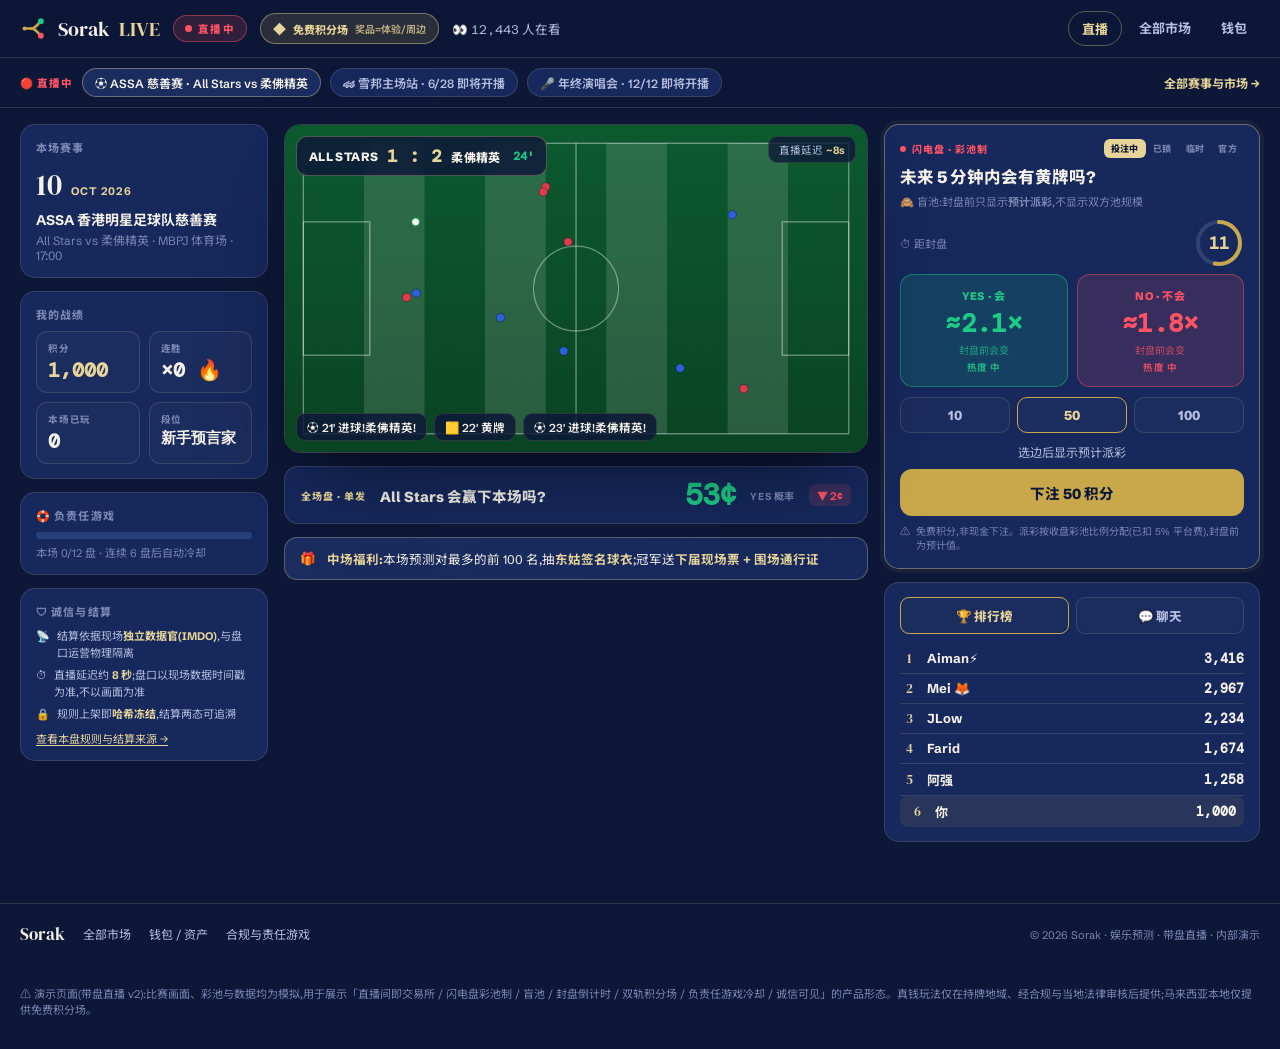
<file: index.html>
<!DOCTYPE html>
<html lang="zh" data-theme="royal-dark">
<head>
<meta charset="UTF-8">
<meta name="viewport" content="width=device-width, initial-scale=1.0">
<title>Sorak LIVE — 带盘直播 · 闪电盘 v2</title>
<link rel="preconnect" href="https://fonts.googleapis.com">
<link rel="preconnect" href="https://fonts.gstatic.com" crossorigin>
<link href="https://fonts.googleapis.com/css2?family=DM+Serif+Display:ital@0;1&family=Schibsted+Grotesk:wght@400;500;600;700;800;900&family=DM+Mono:wght@400;500&family=Noto+Sans+SC:wght@400;500;700;900&display=swap" rel="stylesheet">
<link rel="stylesheet" href="assets/foresee.css">
<link rel="stylesheet" href="assets/royal.css">
<style>
html,body{margin:0;background:var(--bg);color:var(--text);font-family:var(--font-ui);-webkit-font-smoothing:antialiased}
*{box-sizing:border-box}
.cents{font-family:var(--font-mono);font-variant-numeric:tabular-nums;font-weight:800;letter-spacing:-.03em;line-height:1}

/* ---------- top bar ---------- */
.lv-top{position:sticky;top:0;z-index:60;display:flex;align-items:center;gap:13px;padding:11px 20px;
  background:var(--glass);backdrop-filter:blur(14px);border-bottom:1px solid var(--border);flex-wrap:wrap}
.lv-brand{display:flex;align-items:center;gap:9px;font-family:var(--font-disp);font-size:20px}
.lv-brand b{color:var(--gold-soft);font-weight:400}
.lv-live{display:inline-flex;align-items:center;gap:6px;background:rgba(255,83,100,.15);border:1px solid rgba(255,83,100,.45);
  color:#FF5364;font-weight:800;font-size:10.5px;letter-spacing:.12em;padding:5px 11px;border-radius:999px}
.lv-live i{width:7px;height:7px;border-radius:50%;background:#FF5364;animation:pulse 1.2s infinite}
@keyframes pulse{0%,100%{opacity:1}50%{opacity:.25}}
/* track badge —— FREE 积分场,金色,绝不出现 $ */
.lv-track{display:inline-flex;align-items:center;gap:7px;background:var(--track-free-soft,rgba(201,168,76,.16));
  border:1px solid var(--track-free-line,rgba(231,212,153,.45));color:var(--gold-soft);font-weight:800;font-size:11px;
  padding:5px 12px;border-radius:999px}
.lv-track .g{font-size:13px}
.lv-track .s{font-weight:600;opacity:.8;font-size:10px}
.lv-view{font-size:12.5px;color:var(--text-2);font-variant-numeric:tabular-nums}
.lv-back{margin-left:auto;font-size:12.5px;font-weight:700;color:var(--gold-soft);text-decoration:none;
  border:1px solid rgba(231,212,153,.35);padding:7px 13px;border-radius:999px}
.lv-back:hover{background:rgba(231,212,153,.1)}

/* ---------- 3-col grid ---------- */
.lv-grid{display:grid;grid-template-columns:248px 1fr 376px;gap:16px;max-width:1380px;margin:0 auto;padding:16px 20px 48px;align-items:start}
@media(max-width:1080px){.lv-grid{grid-template-columns:1fr 360px}.lv-left{display:none}}
@media(max-width:820px){.lv-grid{grid-template-columns:1fr;padding:12px 14px 60px}}

.lv-card{background:var(--surface);border:1px solid var(--border);border-radius:15px;padding:14px 15px;margin-bottom:13px}
.lv-h{font-size:11px;font-weight:800;letter-spacing:.1em;text-transform:uppercase;color:var(--text-3);margin-bottom:9px}

/* ---------- LEFT rail ---------- */
.lv-evt .d{display:flex;align-items:baseline;gap:9px}
.lv-evt .d .big{font-family:var(--font-disp);font-size:30px;color:var(--cream)}
.lv-evt .d .m{font-size:11px;font-weight:700;letter-spacing:.08em;color:var(--gold-on);text-transform:uppercase}
.lv-evt .t{font-size:14px;font-weight:700;margin-top:4px}
.lv-evt .v{font-size:12px;color:var(--text-3);margin-top:2px}
.lv-stats{display:grid;grid-template-columns:1fr 1fr;gap:9px}
.lv-stat{background:var(--surface-2);border:1px solid var(--border);border-radius:11px;padding:9px 11px}
.lv-stat .k{font-size:9.5px;font-weight:800;letter-spacing:.08em;text-transform:uppercase;color:var(--text-3)}
.lv-stat .val{font-family:var(--font-mono);font-size:20px;font-weight:800;margin-top:2px}
.lv-stat .val.gold{color:var(--gold-soft)}
.lv-rg .bar{height:7px;border-radius:99px;background:var(--surface-3);overflow:hidden;margin:7px 0 5px}
.lv-rg .bar i{display:block;height:100%;background:linear-gradient(90deg,var(--yes),var(--gold-soft));transition:width .3s}
.lv-rg .txt{font-size:11px;color:var(--text-3)}
.lv-integrity{font-size:11px;color:var(--text-2);line-height:1.55}
.lv-integrity .li{display:flex;gap:7px;margin-bottom:5px}
.lv-integrity .li b{color:var(--gold-soft);font-weight:700}
.lv-rules{margin-top:7px;font-size:11px;color:var(--gold-soft);cursor:pointer;text-decoration:underline;text-underline-offset:2px}

/* ---------- CENTER stage ---------- */
.lv-stage{position:relative;border-radius:16px;overflow:hidden;border:1px solid rgba(231,212,153,.2);box-shadow:var(--shadow)}
.lv-stage canvas{display:block;width:100%;height:auto;background:#0a4a26}
.lv-score{position:absolute;top:11px;left:11px;display:flex;align-items:center;gap:9px;background:rgba(13,24,56,.85);
  backdrop-filter:blur(6px);border:1px solid rgba(231,212,153,.3);border-radius:11px;padding:7px 12px;font-weight:800}
.lv-score .t{font-size:12px;letter-spacing:.03em}
.lv-score .s{font-family:var(--font-mono);font-size:18px;color:var(--gold-soft)}
.lv-score .clk{font-family:var(--font-mono);font-size:11.5px;color:#1DCB86;margin-left:3px}
.lv-delay{position:absolute;top:11px;right:11px;background:rgba(13,24,56,.8);border:1px solid var(--border);border-radius:9px;
  padding:5px 10px;font-size:10.5px;color:var(--text-2)}
.lv-delay b{color:var(--gold-soft)}
.lv-cap{position:absolute;left:11px;bottom:11px;right:11px;display:flex;gap:7px;flex-wrap:wrap}
.lv-evtflash{background:rgba(13,24,56,.85);border:1px solid var(--border);border-radius:9px;padding:5px 10px;font-size:11.5px;font-weight:600;animation:slideup .3s ease}
@keyframes slideup{from{transform:translateY(8px);opacity:0}to{transform:none;opacity:1}}
.lv-goalflash{position:absolute;inset:0;display:none;align-items:center;justify-content:center;background:rgba(179,18,43,.32);backdrop-filter:blur(2px)}
.lv-goalflash span{font-family:var(--font-disp);font-size:58px;color:#fff;text-shadow:0 6px 30px rgba(0,0,0,.6)}
.lv-host{position:absolute;top:50px;right:11px;max-width:54%;background:rgba(201,168,76,.96);color:var(--navy-deep);
  border-radius:11px;padding:8px 12px;font-size:12px;font-weight:800;display:none;animation:slideup .3s ease}

/* full-match strip */
.lv-full{margin-top:13px;background:var(--surface);border:1px solid var(--border);border-radius:14px;padding:13px 16px;
  display:flex;align-items:center;gap:14px;flex-wrap:wrap}
.lv-full .tag{font-size:10px;font-weight:800;letter-spacing:.1em;text-transform:uppercase;color:var(--gold-soft)}
.lv-full .q{font-size:14.5px;font-weight:800;flex:1;min-width:160px}
.lv-full .big{font-size:30px;color:var(--yes)}
.lv-full .lab{font-size:10px;color:var(--text-3);font-weight:700;letter-spacing:.06em;text-transform:uppercase}
.lv-full .chg{font-size:11px;font-weight:700;padding:3px 8px;border-radius:7px}

/* experience callout */
.lv-prize{margin-top:13px;display:flex;align-items:center;gap:11px;background:linear-gradient(120deg,#1B2C5E,#16285C);
  border:1px solid rgba(231,212,153,.32);border-radius:13px;padding:11px 15px;font-size:12.5px;color:var(--cream)}
.lv-prize b{color:var(--gold-soft)}

/* ---------- RIGHT action rail: flash pool ---------- */
.lv-flash{border:1.5px solid rgba(231,212,153,.4);box-shadow:0 0 0 4px rgba(201,168,76,.06)}
.lv-flrow{display:flex;align-items:center;justify-content:space-between;gap:8px}
.lv-tag{display:inline-flex;align-items:center;gap:6px;font-size:10px;font-weight:800;letter-spacing:.1em;text-transform:uppercase;color:#FF5364}
.lv-tag i{width:6px;height:6px;border-radius:50%;background:#FF5364;animation:pulse 1.2s infinite}
.lv-fsm{display:inline-flex;gap:0;font-size:9px;font-weight:800;letter-spacing:.04em;color:var(--text-3)}
.lv-fsm span{padding:3px 7px;border-radius:6px}
.lv-fsm span.on{background:var(--gold-soft);color:var(--navy-deep)}
.lv-q{font-size:16.5px;font-weight:800;line-height:1.32;margin:9px 0 4px}
.lv-blind{font-size:11px;color:var(--text-3);margin-bottom:9px}
/* lock ring */
.lv-ring{position:relative;width:50px;height:50px;flex:none}
.lv-ring svg{transform:rotate(-90deg)}
.lv-ring .num{position:absolute;inset:0;display:grid;place-items:center;font-family:var(--font-mono);font-weight:800;font-size:17px;color:var(--gold-soft)}
.lv-ring.warn .num{color:var(--lock-amber,#E8A33C)}
/* parimutuel side cards */
.lv-duo{display:grid;grid-template-columns:1fr 1fr;gap:9px;margin-top:6px}
.lv-side{border-radius:13px;border:1.5px solid;cursor:pointer;text-align:center;padding:12px 8px;user-select:none;transition:.13s}
.lv-side .t{font-size:11px;font-weight:800;letter-spacing:.06em}
.lv-side .mult{font-family:var(--font-mono);font-size:26px;font-weight:800;margin-top:3px;letter-spacing:-.02em}
.lv-side .band{font-size:10px;margin-top:2px;opacity:.7}
.lv-side .heat{font-size:9.5px;margin-top:3px;font-weight:700;letter-spacing:.04em;text-transform:uppercase;opacity:.85}
.lv-side.yes{background:var(--yes-soft);border-color:var(--yes-line);color:var(--yes)}
.lv-side.no{background:var(--no-soft);border-color:var(--no-line);color:var(--no)}
.lv-side.on.yes{background:var(--yes);color:#04150D}
.lv-side.on.no{background:var(--no);color:#fff}
.lv-chips{display:flex;gap:7px;margin-top:10px}
.lv-chip{flex:1;font-family:var(--font-ui);font-weight:800;font-size:13px;color:var(--text-2);background:var(--surface-2);
  border:1px solid var(--border);border-radius:10px;padding:9px 0;cursor:pointer;text-align:center}
.lv-chip.on{border-color:var(--gold);color:var(--gold-soft)}
.lv-potential{margin-top:10px;font-size:12px;color:var(--text-2);text-align:center}
.lv-potential b{font-family:var(--font-mono);color:var(--gold-soft);font-size:15px}
.lv-go{width:100%;margin-top:9px;border:none;border-radius:12px;padding:13px;font-family:var(--font-ui);font-size:14.5px;
  font-weight:800;cursor:pointer;background:var(--gold);color:var(--navy-deep)}
.lv-go:disabled{opacity:.45;cursor:not-allowed}
.lv-state{margin-top:9px;font-size:12.5px;font-weight:700;text-align:center;padding:9px;border-radius:10px;display:none}
.lv-state.lock{display:block;background:var(--warn-soft);color:var(--gold-soft)}
.lv-state.win{display:block;background:var(--yes-soft);color:var(--yes)}
.lv-state.lose{display:block;background:var(--no-soft);color:var(--no)}
.lv-state.void{display:block;background:var(--surface-2);color:var(--text-2)}
.lv-discl{font-size:10px;color:var(--text-3);margin-top:9px;line-height:1.45;display:flex;gap:6px}

/* cooldown overlay */
.lv-cool{display:none;text-align:center;padding:18px 12px}
.lv-cool.on{display:block}
.lv-cool .ic{font-size:30px}
.lv-cool .t{font-size:15px;font-weight:800;margin:7px 0 3px;color:var(--gold-soft)}
.lv-cool .s{font-size:12px;color:var(--text-2)}
.lv-cool .cd{font-family:var(--font-mono);font-size:22px;font-weight:800;color:var(--gold-soft);margin-top:6px}

/* tabs (right rail) */
.lv-tabs{display:flex;gap:7px;margin-bottom:10px}
.lv-tabbtn{flex:1;font-family:var(--font-ui);font-weight:800;font-size:12.5px;color:var(--text-2);background:var(--surface-2);
  border:1px solid var(--border);border-radius:9px;padding:8px 0;cursor:pointer;text-align:center}
.lv-tabbtn.on{border-color:var(--gold);color:var(--gold-soft)}
.lv-pane{display:none}.lv-pane.on{display:block}
.lv-row{display:flex;align-items:center;gap:9px;padding:6px 0;border-bottom:1px solid var(--border);font-size:13px}
.lv-row:last-child{border-bottom:none}
.lv-row .rk{font-family:var(--font-disp);color:var(--gold-on);width:18px;text-align:center}
.lv-row .nm{font-weight:700;flex:1}
.lv-row .pt{font-family:var(--font-mono);font-weight:800}
.lv-row.me{background:rgba(201,168,76,.1);border-radius:8px;padding:6px 8px}
.lv-chatbox{height:230px;overflow-y:auto;display:flex;flex-direction:column;gap:6px;font-size:12.5px}
.lv-chatbox::-webkit-scrollbar{width:5px}.lv-chatbox::-webkit-scrollbar-thumb{background:var(--border-2);border-radius:5px}
.lv-msg b{color:var(--gold-soft);font-weight:700}

/* homepage nav + schedule + footer */
.lv-nav{margin-left:auto;display:flex;gap:4px}
.lv-nav a{font-size:13px;font-weight:700;color:var(--text-2);text-decoration:none;padding:7px 13px;border-radius:999px;transition:.15s}
.lv-nav a:hover{color:var(--cream);background:rgba(255,255,255,.06)}
.lv-nav a.on{color:var(--gold-soft);border:1px solid rgba(231,212,153,.35)}
.lv-sched{display:flex;align-items:center;gap:9px;flex-wrap:wrap;max-width:1380px;margin:0 auto;padding:10px 20px;
  border-bottom:1px solid var(--border);font-size:12px}
.lv-sched .now{font-weight:800;font-size:10.5px;letter-spacing:.1em;color:#FF5364}
.lv-sched .ev{padding:5px 12px;border-radius:999px;background:var(--surface);border:1px solid var(--border);color:var(--text-2);font-weight:600}
.lv-sched .ev.on{color:var(--cream);border-color:rgba(231,212,153,.4);background:var(--surface-2)}
.lv-sched .more{margin-left:auto;color:var(--gold-soft);font-weight:700;text-decoration:none}
.lv-sched .more:hover{text-decoration:underline}
@media(max-width:820px){.lv-nav a:nth-child(3){display:none}.lv-sched{font-size:11px;padding:9px 14px}.lv-sched .more{margin-left:0}}
.lv-foot{max-width:1380px;margin:0 auto;padding:18px 20px 40px;border-top:1px solid var(--border);
  display:flex;align-items:center;gap:18px;flex-wrap:wrap;font-size:12px;color:var(--text-3)}
.lv-foot .b{font-family:var(--font-disp);font-size:17px;color:var(--cream)}
.lv-foot a{color:var(--text-2);text-decoration:none}.lv-foot a:hover{color:var(--gold-soft)}
.lv-foot .r{margin-left:auto;font-size:11px}
.lv-note{max-width:1380px;margin:0 auto;padding:0 20px 30px;font-size:11px;color:var(--text-3);line-height:1.5}
.lv-toast{position:fixed;left:50%;bottom:26px;transform:translateX(-50%);background:var(--navy-deep);color:var(--cream);
  border:1px solid rgba(231,212,153,.4);border-radius:12px;padding:12px 20px;font-size:14px;font-weight:700;
  opacity:0;pointer-events:none;transition:.3s;z-index:99;white-space:nowrap;text-align:center}
.lv-toast.on{opacity:1}
</style>
</head>
<body>

<header class="lv-top">
  <div class="lv-brand">
    <svg width="29" height="29" viewBox="0 0 32 32" fill="none"><path d="M5 16 H12.5" stroke="#C9A84C" stroke-width="2.7" stroke-linecap="round"/><path d="M12.5 16 C16 16,17.5 14,22 9" stroke="#C9A84C" stroke-width="2.7" stroke-linecap="round"/><path d="M12.5 16 C16 16,17.5 18,22 23" stroke="#C9A84C" stroke-width="2.7" stroke-linecap="round"/><circle cx="23" cy="8" r="3.2" fill="#1DCB86"/><circle cx="23" cy="24" r="3.2" fill="#FF5364"/><circle cx="5" cy="16" r="2.2" fill="#C9A84C"/></svg>
    Sorak <b>LIVE</b>
  </div>
  <span class="lv-live"><i></i>直播中</span>
  <span class="lv-track"><span class="g">◆</span>免费积分场<span class="s">奖品=体验/周边</span></span>
  <span class="lv-view">👀 <span id="viewers">12,438</span> 人在看</span>
  <nav class="lv-nav">
    <a class="on" href="index.html">直播</a>
    <a href="markets.html">全部市场</a>
    <a href="markets.html">钱包</a>
  </nav>
</header>
<div class="lv-sched">
  <span class="now">🔴 直播中</span>
  <span class="ev on">⚽ ASSA 慈善赛 · All Stars vs 柔佛精英</span>
  <span class="ev">🏎 雪邦主场站 · 6/28 即将开播</span>
  <span class="ev">🎤 年终演唱会 · 12/12 即将开播</span>
  <a class="more" href="markets.html">全部赛事与市场 →</a>
</div>

<div class="lv-grid">

  <!-- ===== LEFT rail ===== -->
  <aside class="lv-left">
    <div class="lv-card lv-evt">
      <div class="lv-h">本场赛事</div>
      <div class="d"><span class="big">10</span><span class="m">OCT 2026</span></div>
      <div class="t">ASSA 香港明星足球队慈善赛</div>
      <div class="v">All Stars vs 柔佛精英 · MBPJ 体育场 · 17:00</div>
    </div>
    <div class="lv-card">
      <div class="lv-h">我的战绩</div>
      <div class="lv-stats">
        <div class="lv-stat"><div class="k">积分</div><div class="val gold" id="bal">1,000</div></div>
        <div class="lv-stat"><div class="k">连胜</div><div class="val" id="streak">×0 🔥</div></div>
        <div class="lv-stat"><div class="k">本场已玩</div><div class="val" id="played">0</div></div>
        <div class="lv-stat"><div class="k">段位</div><div class="val" style="font-size:15px" id="rank">新手预言家</div></div>
      </div>
    </div>
    <div class="lv-card lv-rg">
      <div class="lv-h">🛟 负责任游戏</div>
      <div class="bar"><i id="rgbar" style="width:0%"></i></div>
      <div class="txt"><span id="rgtxt">本场 0/12 盘 · 连续 6 盘后自动冷却</span></div>
    </div>
    <div class="lv-card">
      <div class="lv-h">🛡 诚信与结算</div>
      <div class="lv-integrity">
        <div class="li"><span>📡</span><span>结算依据现场<b>独立数据官(IMDO)</b>,与盘口运营物理隔离</span></div>
        <div class="li"><span>⏱</span><span>直播延迟约 <b>8 秒</b>;盘口以现场数据时间戳为准,不以画面为准</span></div>
        <div class="li"><span>🔒</span><span>规则上架即<b>哈希冻结</b>,结算两态可追溯</span></div>
      </div>
      <div class="lv-rules" onclick="LV.rules()">查看本盘规则与结算来源 →</div>
    </div>
  </aside>

  <!-- ===== CENTER stage ===== -->
  <section>
    <div class="lv-stage">
      <canvas id="pitch" width="960" height="540"></canvas>
      <div class="lv-score"><span class="t">ALL STARS</span><span class="s" id="score">0 : 0</span><span class="t">柔佛精英</span><span class="clk" id="clock">17'</span></div>
      <div class="lv-delay">直播延迟 <b>~8s</b></div>
      <div class="lv-host" id="host"></div>
      <div class="lv-cap" id="caps"></div>
      <div class="lv-goalflash" id="goalflash"><span>⚽ GOAL!</span></div>
    </div>
    <div class="lv-full">
      <span class="tag">全场盘 · 单发</span>
      <div class="q">All Stars 会赢下本场吗?</div>
      <span class="big cents" id="fmPrice">57¢</span>
      <span class="lab">YES 概率</span>
      <span class="chg" id="fmChg" style="color:var(--pos);background:var(--yes-soft)">▲ 0¢</span>
    </div>
    <div class="lv-prize">🎁 <span><b>中场福利:</b>本场预测对最多的前 100 名,抽<b>东姑签名球衣</b>;冠军送<b>下届现场票 + 围场通行证</b></span></div>
  </section>

  <!-- ===== RIGHT action rail ===== -->
  <aside>
    <div class="lv-card lv-flash">
      <div class="lv-flrow">
        <span class="lv-tag"><i></i>闪电盘 · 彩池制</span>
        <span class="lv-fsm" id="fsm"><span class="on">投注中</span><span>已锁</span><span>临时</span><span>官方</span></span>
      </div>
      <div id="poolBody">
        <div class="lv-q" id="fq">载入中…</div>
        <div class="lv-blind">🙈 盲池:封盘前只显示<b>预计派彩</b>,不显示双方池规模</div>
        <div class="lv-flrow" style="margin-bottom:2px">
          <span class="lv-blind" style="margin:0">⏱ 距封盘</span>
          <div class="lv-ring" id="ring">
            <svg width="50" height="50"><circle cx="25" cy="25" r="21" fill="none" stroke="rgba(255,255,255,.12)" stroke-width="4"/><circle id="ringfg" cx="25" cy="25" r="21" fill="none" stroke="#C9A84C" stroke-width="4" stroke-linecap="round" stroke-dasharray="131.9" stroke-dashoffset="0"/></svg>
            <div class="num" id="ringnum">20</div>
          </div>
        </div>
        <div class="lv-duo">
          <div class="lv-side yes" id="sYes" onclick="LV.pick('yes')">
            <div class="t">YES · 会</div><div class="mult" id="mYes">≈2.0×</div><div class="band" id="bYes">封盘前会变</div><div class="heat" id="hYes">热度 中</div>
          </div>
          <div class="lv-side no" id="sNo" onclick="LV.pick('no')">
            <div class="t">NO · 不会</div><div class="mult" id="mNo">≈2.0×</div><div class="band" id="bNo">封盘前会变</div><div class="heat" id="hNo">热度 中</div>
          </div>
        </div>
        <div class="lv-chips">
          <div class="lv-chip" onclick="LV.amt(10,this)">10</div>
          <div class="lv-chip on" onclick="LV.amt(50,this)">50</div>
          <div class="lv-chip" onclick="LV.amt(100,this)">100</div>
        </div>
        <div class="lv-potential" id="potential">选边后显示预计派彩</div>
        <button class="lv-go" id="go" onclick="LV.place()">下注 50 积分</button>
        <div class="lv-state" id="fstate"></div>
        <div class="lv-discl">⚠<span>免费积分,非现金下注。派彩按收盘彩池比例分配(已扣 5% 平台费),封盘前为预计值。</span></div>
      </div>
      <div class="lv-cool" id="cool">
        <div class="ic">🫖</div>
        <div class="t">歇一歇,喝杯 teh tarik</div>
        <div class="s">你已连续玩了 6 盘 —— 负责任游戏,自动冷却一下</div>
        <div class="cd" id="cooldown">15</div>
      </div>
    </div>

    <div class="lv-card">
      <div class="lv-tabs">
        <div class="lv-tabbtn on" onclick="LV.tab('board',this)">🏆 排行榜</div>
        <div class="lv-tabbtn" onclick="LV.tab('chat',this)">💬 聊天</div>
      </div>
      <div class="lv-pane on" id="pane-board"><div id="board"></div></div>
      <div class="lv-pane" id="pane-chat"><div class="lv-chatbox" id="chat"></div></div>
    </div>
  </aside>
</div>

<footer class="lv-foot">
  <span class="b">Sorak</span>
  <a href="markets.html">全部市场</a>
  <a href="markets.html">钱包 / 资产</a>
  <a href="javascript:void(0)" onclick="document.getElementById('toast').textContent='合规:免费积分场全球可玩;真钱仅持牌地域。本演示不构成要约。';document.getElementById('toast').classList.add('on');setTimeout(()=>document.getElementById('toast').classList.remove('on'),2600)">合规与责任游戏</a>
  <span class="r">© 2026 Sorak · 娱乐预测 · 带盘直播 · 内部演示</span>
</footer>

<div class="lv-note">⚠ 演示页面(带盘直播 v2):比赛画面、彩池与数据均为模拟,用于展示「直播间即交易所 / 闪电盘彩池制 / 盲池 / 封盘倒计时 / 双轨积分场 / 负责任游戏冷却 / 诚信可见」的产品形态。真钱玩法仅在持牌地域、经合规与当地法律审核后提供;马来西亚本地仅提供免费积分场。</div>
<div class="lv-toast" id="toast"></div>

<script>
(function(){
const $=id=>document.getElementById(id);
const RAKE=0.05, RING_CIRC=131.9;
const S={ bal:1000, streak:0, amt:50, side:null, played:0, consec:0, cooling:false,
  score:[0,0], min:17, viewers:12438, fm:57, fmPrev:57, events:[], market:null };

function fmt(n){return Math.round(n).toLocaleString('en-US');}
function toast(m){const t=$('toast');t.textContent=m;t.classList.add('on');clearTimeout(t._x);t._x=setTimeout(()=>t.classList.remove('on'),2300);}
function host(m){const h=$('host');h.textContent=m;h.style.display='block';clearTimeout(h._x);h._x=setTimeout(()=>h.style.display='none',4200);}
function rankName(s){return s>=8?'传奇预言家':s>=5?'资深预言家':s>=2?'进阶预言家':'新手预言家';}

/* ---------- pitch canvas ---------- */
const cv=$('pitch'),cx=cv.getContext('2d');
const ball={x:480,y:270,tx:480,ty:270};
const dots=[];for(let i=0;i<10;i++)dots.push({x:Math.random()*900+30,y:Math.random()*480+30,team:i<5,tx:0,ty:0,t:0});
function drawPitch(){
  const g=cx.createLinearGradient(0,0,0,540);g.addColorStop(0,'#0d5a2f');g.addColorStop(1,'#0a4423');
  cx.fillStyle=g;cx.fillRect(0,0,960,540);
  cx.strokeStyle='rgba(255,255,255,.4)';cx.lineWidth=2;
  cx.strokeRect(30,30,900,480);cx.beginPath();cx.moveTo(480,30);cx.lineTo(480,510);cx.stroke();
  cx.beginPath();cx.arc(480,270,70,0,7);cx.stroke();
  cx.strokeRect(30,160,110,220);cx.strokeRect(820,160,110,220);
  cx.fillStyle='rgba(255,255,255,.13)';
  for(let i=0;i<9;i++)if(i%2)cx.fillRect(30+i*100,30,100,480);
  dots.forEach(d=>{ if(d.t<=0){d.tx=Math.random()*860+50;d.ty=Math.random()*440+50;d.t=120+Math.random()*120;}
    d.t--;d.x+=(d.tx-d.x)*.012;d.y+=(d.ty-d.y)*.012;
    cx.beginPath();cx.arc(d.x,d.y,7,0,7);cx.fillStyle=d.team?'#2D5FE0':'#E03A4E';cx.fill();
    cx.strokeStyle='rgba(0,0,0,.3)';cx.lineWidth=1.5;cx.stroke(); });
  ball.x+=(ball.tx-ball.x)*.04;ball.y+=(ball.ty-ball.y)*.04;
  if(Math.abs(ball.tx-ball.x)<6){ball.tx=Math.random()*820+70;ball.ty=Math.random()*420+60;}
  cx.beginPath();cx.arc(ball.x,ball.y,6.5,0,7);cx.fillStyle='#fff';cx.fill();cx.strokeStyle='#0a3';cx.stroke();
  requestAnimationFrame(drawPitch);
}
drawPitch();

/* ---------- match sim ---------- */
function cap(txt){const c=document.createElement('div');c.className='lv-evtflash';c.textContent=txt;$('caps').appendChild(c);
  while($('caps').children.length>3)$('caps').firstChild.remove();setTimeout(()=>{if(c.parentNode)c.remove()},9000);}
function pushEvent(type){
  S.events.push({type,min:S.min});
  if(type==='goal'){const t=Math.random()<.5?0:1;S.score[t]++;$('score').textContent=S.score[0]+' : '+S.score[1];
    const gf=$('goalflash');gf.style.display='flex';setTimeout(()=>gf.style.display='none',1600);
    ball.tx=Math.random()<.5?60:900;ball.ty=270;
    cap('⚽ '+S.min+"' 进球!"+(t===0?'ALL STARS':'柔佛精英')+'!');chatPush('sys','⚽⚽⚽ GOALLLL!');}
  else if(type==='corner')cap('🚩 '+S.min+"' 角球");
  else if(type==='card')cap('🟨 '+S.min+"' 黄牌");
  else if(type==='shot')cap('🎯 '+S.min+"' 射正!门将扑出");
}
setInterval(()=>{ S.min++; if(S.min>90){S.min=1;S.score=[0,0];$('score').textContent='0 : 0';S.events=[];}
  $('clock').textContent=S.min+"'";
  const r=Math.random();
  if(r<.05)pushEvent('goal');else if(r<.20)pushEvent('shot');else if(r<.38)pushEvent('corner');else if(r<.46)pushEvent('card');
  const diff=S.score[0]-S.score[1];
  let target=57+diff*16+(S.min-45)*0.08;
  S.fmPrev=S.fm;S.fm=Math.max(4,Math.min(96,Math.round(S.fm+(target-S.fm)*.25+(Math.random()-.5)*3)));
  $('fmPrice').textContent=S.fm+'¢';
  const d=S.fm-S.fmPrev,el=$('fmChg');
  el.textContent=(d>=0?'▲ ':'▼ ')+Math.abs(d)+'¢';
  el.style.color=d>=0?'var(--pos)':'var(--neg)';el.style.background=d>=0?'var(--yes-soft)':'var(--no-soft)';
},1300);

/* ---------- parimutuel flash pool ---------- */
const TYPES=[
  {q:'未来 5 分钟内会有进球吗?',ev:'goal',lean:.32},
  {q:'未来 5 分钟内会出现角球吗?',ev:'corner',lean:.6},
  {q:'未来 5 分钟内会有黄牌吗?',ev:'card',lean:.42},
  {q:'未来 5 分钟内会有射正吗?',ev:'shot',lean:.66},
];
function heatWord(frac){return frac>.6?'热度 高':frac<.4?'热度 低':'热度 中';}
function projMult(side,m){ // parimutuel projected payout multiplier for a side
  const tot=m.yes+m.no; const sideP=side==='yes'?m.yes:m.no;
  return (tot*(1-RAKE))/sideP;
}
function newMarket(){
  if(S.cooling)return;
  const t=TYPES[Math.floor(Math.random()*TYPES.length)];
  // seed both sides so pool looks alive; lean biases the crowd
  const base=600+Math.random()*900;
  S.market={t,yes:base*(0.7+t.lean*0.8),no:base*(0.7+(1-t.lean)*0.8),phase:'open',openLeft:20,lockMin:null,bet:null};
  S.side=null;
  $('fq').textContent=t.q;
  $('sYes').classList.remove('on');$('sNo').classList.remove('on');
  $('fstate').className='lv-state';$('potential').textContent='选边后显示预计派彩';
  setFsm('open');updGo();renderPool();
  host('🎙 主持人:盘口来了!「'+t.q+'」20 秒后封盘 —— 3,2,1 抢!');
}
function setFsm(ph){const o={open:0,locked:1,prov:2,official:3}[ph];
  [...$('fsm').children].forEach((s,i)=>s.classList.toggle('on',i===o));}
function renderPool(){
  const m=S.market;if(!m)return;
  const my=projMult('yes',m),mn=projMult('no',m);
  const ht=m.yes/(m.yes+m.no);
  // blind: only show projected mult + coarse heat, never exact pool
  $('mYes').textContent='≈'+my.toFixed(1)+'×';$('mNo').textContent='≈'+mn.toFixed(1)+'×';
  $('hYes').textContent=heatWord(ht);$('hNo').textContent=heatWord(1-ht);
  if(m.bet){ const mult=projMult(m.bet.side,m);
    $('potential').innerHTML='你押 '+m.bet.amt+' 积分 · 若赢 ≈ <b>'+fmt(m.bet.amt*mult)+'</b> 积分';}
  else if(S.side){ const mult=projMult(S.side,m);
    $('potential').innerHTML='押 '+S.amt+' 积分 · 预计赢 ≈ <b>'+fmt(S.amt*mult)+'</b> 积分';}
}
function updGo(){const g=$('go'),m=S.market;
  if(!m||m.phase!=='open'){g.textContent='已封盘';g.disabled=true;return;}
  if(m.bet){g.textContent='已锁定 '+m.bet.amt+' 积分('+(m.bet.side==='yes'?'YES':'NO')+')';g.disabled=true;return;}
  g.textContent='下注 '+S.amt+' 积分'+(S.side?(' · '+(S.side==='yes'?'YES':'NO')):'');g.disabled=false;}
window.LV={
  pick(s){const m=S.market;if(!m||m.phase!=='open'||m.bet)return;
    S.side=s;$('sYes').classList.toggle('on',s==='yes');$('sNo').classList.toggle('on',s==='no');renderPool();updGo();},
  amt(a,el){S.amt=a;document.querySelectorAll('.lv-chip').forEach(c=>c.classList.remove('on'));el.classList.add('on');renderPool();updGo();},
  place(){const m=S.market;if(!m||m.phase!=='open'||m.bet)return;
    if(!S.side){toast('先选 YES 或 NO');return;}
    if(S.bal<S.amt){toast('积分不足');return;}
    S.bal-=S.amt;$('bal').textContent=fmt(S.bal);
    // your stake joins the pool (parimutuel)
    m[S.side]+=S.amt; m.bet={side:S.side,amt:S.amt};
    chatPush('你','我押了 '+(S.side==='yes'?'YES':'NO')+'!');
    renderPool();updGo();toast('✅ 已进池 — 等封盘按收盘比例派彩');},
  tab(which,el){document.querySelectorAll('.lv-tabbtn').forEach(b=>b.classList.remove('on'));el.classList.add('on');
    $('pane-board').classList.toggle('on',which==='board');$('pane-chat').classList.toggle('on',which==='chat');},
  rules(){toast('规则:以现场 IMDO 数据时间戳为准 · 单边无对手则全额退款含费 · rules_hash 已冻结');},
  _state:S
};
/* simulated crowd keeps betting into both sides until lock (pool moves) */
setInterval(()=>{const m=S.market;if(!m||m.phase!=='open')return;
  m.yes+=Math.random()*60*(0.5+m.t.lean);m.no+=Math.random()*60*(0.5+(1-m.t.lean));renderPool();},900);

/* lock countdown + settle loop */
setInterval(()=>{const m=S.market;if(!m)return;
  if(m.phase==='open'){ m.openLeft-=.1;
    const frac=Math.max(0,m.openLeft/20);
    $('ringfg').setAttribute('stroke-dashoffset',(RING_CIRC*(1-frac)).toFixed(1));
    $('ringnum').textContent=Math.ceil(Math.max(0,m.openLeft));
    const warn=m.openLeft<=3;
    $('ring').classList.toggle('warn',warn);
    $('ringfg').setAttribute('stroke',warn?'#E8A33C':'#C9A84C');
    if(warn&&!m._buzzed&&m.openLeft>0){m._buzzed=Math.ceil(m.openLeft);}
    if(m.openLeft<=0){ m.phase='locked';m.lockMin=S.min;setFsm('locked');
      const st=$('fstate');st.className='lv-state lock';
      st.textContent=m.bet?('🔒 已锁定 '+m.bet.side.toUpperCase()+' '+m.bet.amt+' · 盯紧现场!'):'本轮未参与 — 下轮手快点!';
      updGo();
      // RG accounting
      S.played++;S.consec++;$('played').textContent=S.played;
      const cap=12;$('rgbar').style.width=Math.min(100,S.played/cap*100)+'%';
      $('rgtxt').textContent='本场 '+S.played+'/'+cap+' 盘 · 连续 '+S.consec+'/6';
      if(S.consec>=6){startCooldown();}
    }
  } else if(m.phase==='locked'){
    if(!m._prov&&S.min>=m.lockMin+5){m._prov=true;setFsm('prov');}
    if(S.min>=m.lockMin+5||S.min<m.lockMin){
      const hit=S.events.some(e=>e.type===m.t.ev&&e.min>=m.lockMin&&e.min<=m.lockMin+5);
      m.phase='settled';setFsm('official');
      const st=$('fstate');
      if(m.bet){const won=(m.bet.side==='yes')===hit;
        if(won){const mult=projMult(m.bet.side,m);const pay=Math.round(m.bet.amt*mult);S.bal+=pay;S.streak++;
          st.className='lv-state win';st.textContent='🎉 '+(hit?'发生了!':'没发生!')+' 收盘派彩 ≈'+mult.toFixed(2)+'× → +'+fmt(pay)+' 积分';
          toast('🎉 赢了 +'+fmt(pay)+' 积分!连胜 ×'+S.streak);}
        else{S.streak=0;st.className='lv-state lose';st.textContent='😤 '+(hit?'发生了':'没发生')+' — 这局没中,下局翻盘';}
        $('bal').textContent=fmt(S.bal);$('streak').textContent='×'+S.streak+' 🔥';$('rank').textContent=rankName(S.streak);
      } else {st.className='lv-state lock';st.textContent='本轮结算:'+(hit?'发生了':'没发生');}
      if(!S.cooling)setTimeout(newMarket,4600);
    }
  }
},100);
function startCooldown(){
  S.cooling=true;$('poolBody').style.display='none';$('cool').classList.add('on');
  let t=15;$('cooldown').textContent=t;
  const iv=setInterval(()=>{t--;$('cooldown').textContent=t;
    if(t<=0){clearInterval(iv);S.cooling=false;S.consec=0;$('cool').classList.remove('on');$('poolBody').style.display='';
      $('rgtxt').textContent='本场 '+S.played+'/12 盘 · 连续 0/6';toast('☕ 冷却结束,欢迎回来');newMarket();}},1000);
}
newMarket();

/* leaderboard */
const players=[{n:'Aiman⚡',p:3380},{n:'Mei 🦊',p:2940},{n:'JLow',p:2210},{n:'Farid',p:1660},{n:'阿强',p:1235}];
function board(){const all=[...players,{n:'你',p:S.bal,me:1}].sort((a,b)=>b.p-a.p);
  $('board').innerHTML=all.map((u,i)=>'<div class="lv-row'+(u.me?' me':'')+'"><span class="rk">'+(i+1)+'</span><span class="nm">'+u.n+'</span><span class="pt">'+fmt(u.p)+'</span></div>').join('');}
setInterval(()=>{players.forEach(u=>u.p+=Math.floor(Math.random()*14));board();},3000);board();

/* chat */
const NAMES=['Hafiz','小薇','Daniel','Ck_94','Nurul','Jason','美玲','Acap'];
const LINES=['进一个啦!!','YES 冲了','我连胜 ×3 了哈哈','东姑加油!!','这个 NO 稳的','派彩涨到 2.4× 了','闪电盘比球还刺激 😂','谁押了角球??','steady lah','3,2,1 抢!'];
function chatPush(n,m){const c=$('chat');const d=document.createElement('div');d.className='lv-msg';d.innerHTML='<b>'+n+'</b> '+m;
  c.appendChild(d);while(c.children.length>40)c.firstChild.remove();c.scrollTop=c.scrollHeight;}
setInterval(()=>chatPush(NAMES[Math.floor(Math.random()*NAMES.length)],LINES[Math.floor(Math.random()*LINES.length)]),2400);
chatPush('sys','欢迎来到 Sorak LIVE · ASSA 慈善赛带盘直播 🎙 免费积分场');

/* viewers */
setInterval(()=>{S.viewers=Math.max(9000,S.viewers+Math.floor(Math.random()*120-50));$('viewers').textContent=fmt(S.viewers);},2000);
})();
</script>
</body>
</html>
</file>
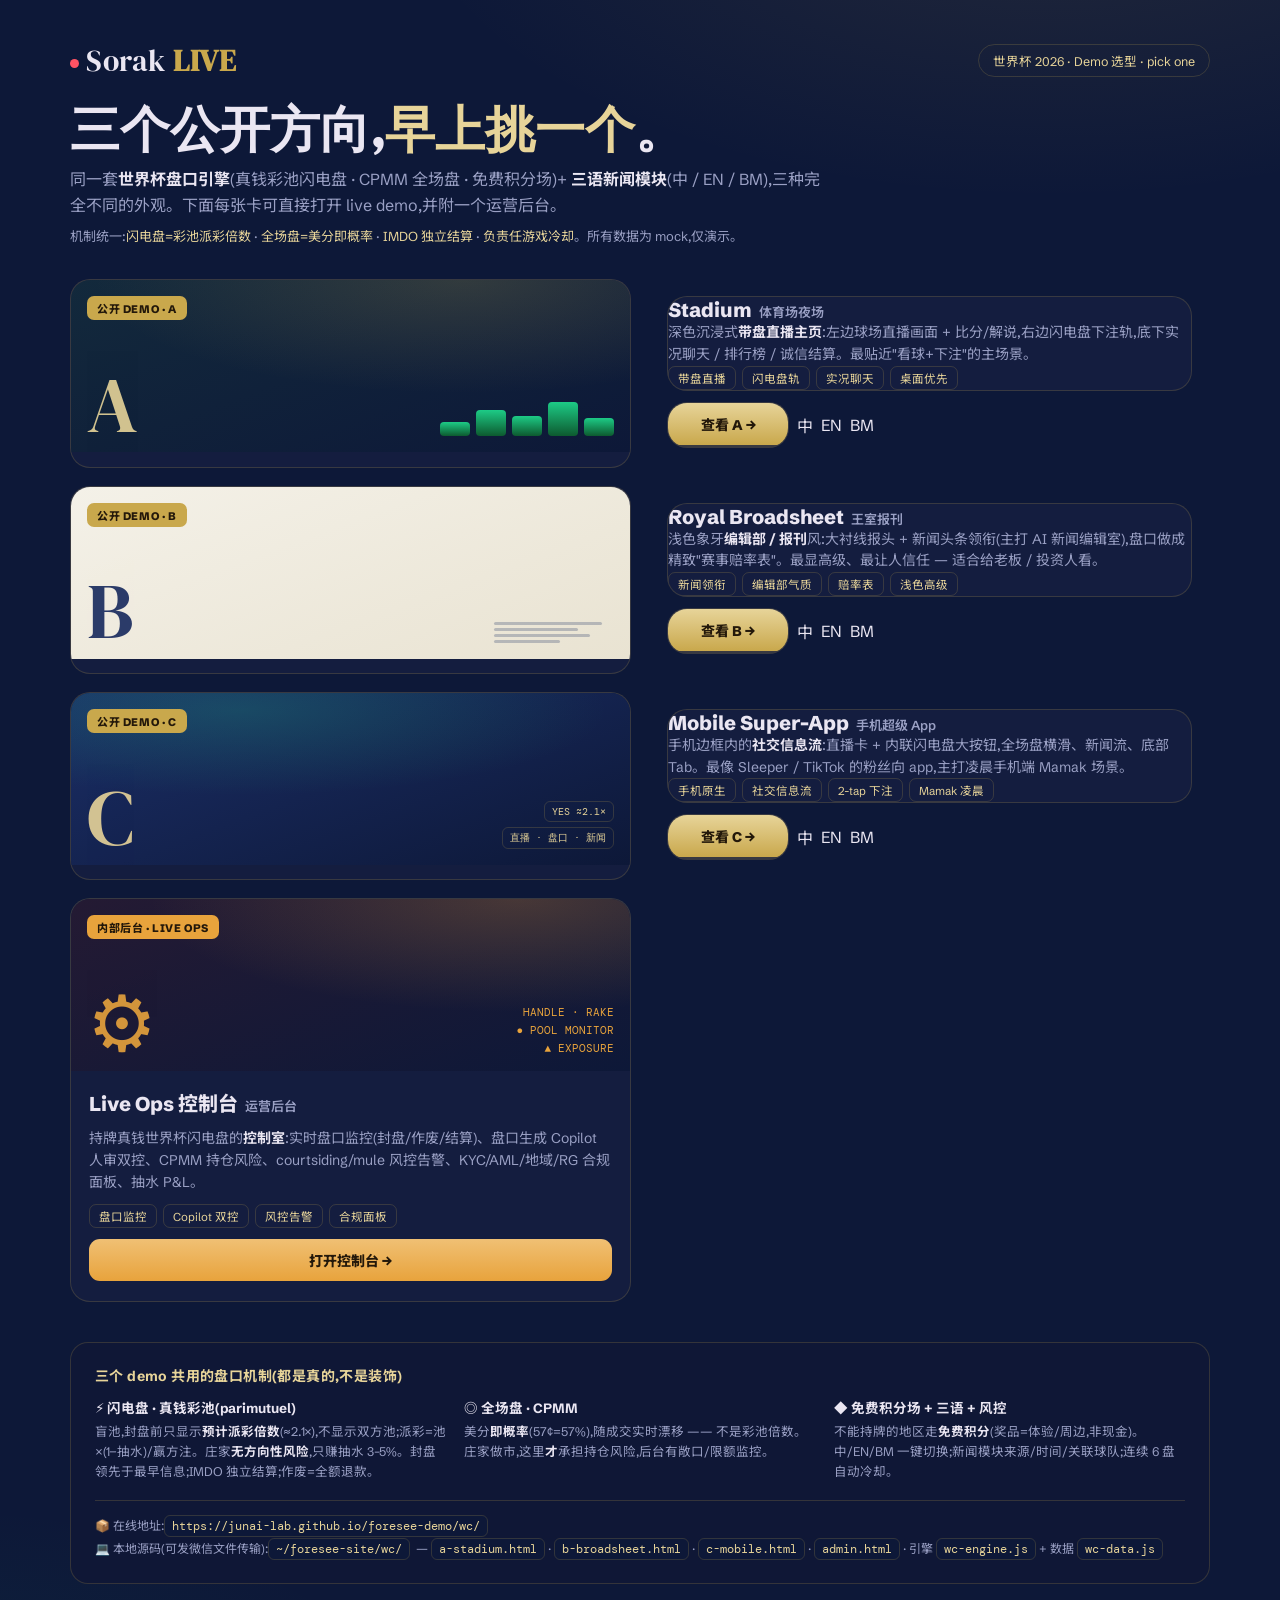
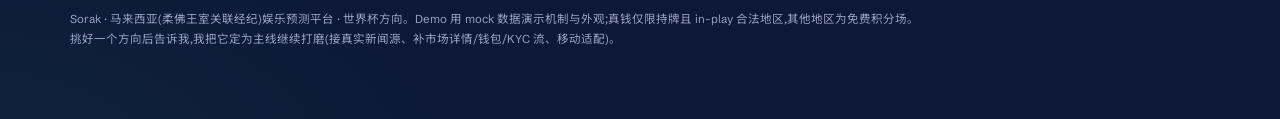
<file: wc/index.html>
<!doctype html>
<html lang="zh">
<head>
<meta charset="utf-8">
<meta name="viewport" content="width=device-width,initial-scale=1,viewport-fit=cover">
<title>Sorak · 世界杯 Demo 选型 — 早上挑</title>
<link rel="preconnect" href="https://fonts.googleapis.com">
<link href="https://fonts.googleapis.com/css2?family=DM+Serif+Display:ital@0;1&family=Schibsted+Grotesk:wght@400;500;600;700;800&family=DM+Mono:wght@400;500&family=Noto+Sans+SC:wght@400;500;700&display=swap" rel="stylesheet">
<style>
:root{
  --navy:#16285C;--navy-deep:#0D1838;--navy-2:#1B2E66;--gold:#C9A84C;--gold-deep:#A8842B;
  --gold-soft:#E7D499;--cream:#F4F1E8;--yes:#1DCB86;--no:#FF5364;--ink:#EAE6F2;--ink-mut:#9aa0c4;
  --line:rgba(201,168,76,.2);--card:#141d3f;--amber:#E8A33C;
}
*{box-sizing:border-box;margin:0;padding:0}
body{font-family:"Schibsted Grotesk","Noto Sans SC",system-ui,sans-serif;color:var(--ink);
  -webkit-font-smoothing:antialiased;min-height:100vh;
  background:
   radial-gradient(1100px 560px at 82% -8%,rgba(201,168,76,.12),transparent 60%),
   radial-gradient(900px 500px at -5% 105%,rgba(29,203,134,.08),transparent 60%),
   var(--navy-deep);}
.serif{font-family:"DM Serif Display",serif}
.mono{font-family:"DM Mono",monospace;font-variant-numeric:tabular-nums}
a{text-decoration:none;color:inherit}
.wrap{max-width:1180px;margin:0 auto;padding:40px 20px 70px}

/* header */
.head{display:flex;align-items:center;gap:12px;flex-wrap:wrap}
.wordmark{font-family:"DM Serif Display",serif;font-size:30px;letter-spacing:.5px}
.wordmark b{color:var(--gold)}
.dot{width:9px;height:9px;border-radius:50%;background:var(--no);display:inline-block;margin-right:7px;
  box-shadow:0 0 0 0 rgba(255,83,100,.6);animation:pp 1.6s infinite;vertical-align:middle}
@keyframes pp{0%{box-shadow:0 0 0 0 rgba(255,83,100,.5)}70%{box-shadow:0 0 0 9px rgba(255,83,100,0)}100%{box-shadow:0 0 0 0 rgba(255,83,100,0)}}
.kicker{margin-left:auto;font-size:12.5px;color:var(--gold-soft);border:1px solid var(--line);
  border-radius:999px;padding:6px 14px}
.title{font-family:"DM Serif Display",serif;font-size:clamp(30px,5vw,50px);line-height:1.08;margin:22px 0 10px}
.title .em{color:var(--gold-soft)}
.lede{font-size:16px;color:var(--ink-mut);max-width:760px;line-height:1.6}
.lede b{color:var(--ink)}
.subline{font-size:13px;color:var(--ink-mut);margin-top:8px}
.subline span{color:var(--gold-soft)}

/* grid */
.grid{display:grid;grid-template-columns:repeat(2,1fr);gap:18px;margin-top:34px}
@media(max-width:780px){.grid{grid-template-columns:1fr}}
.card{border:1px solid var(--line);border-radius:20px;overflow:hidden;background:var(--card);
  display:flex;flex-direction:column;transition:.18s;position:relative}
.card:hover{transform:translateY(-4px);border-color:var(--gold);box-shadow:0 24px 60px rgba(0,0,0,.45)}
.thumb{height:172px;position:relative;overflow:hidden;display:flex;flex-direction:column;justify-content:space-between;padding:16px}
.thumb .badge{align-self:flex-start;font-size:11px;font-weight:800;letter-spacing:.6px;padding:4px 10px;border-radius:7px}
.thumb .lett{font-family:"DM Serif Display",serif;font-size:78px;line-height:.8;opacity:.9}
/* per-direction thumbs */
.t-a{background:radial-gradient(120% 120% at 70% 0,rgba(201,168,76,.18),transparent 55%),linear-gradient(160deg,#0d5a2f33,#0D1838)}
.t-a .lett{color:var(--gold-soft)}
.t-b{background:linear-gradient(160deg,#F4F1E8,#e9e3d2)}
.t-b .lett{color:var(--navy)}
.t-b .badge{background:var(--navy);color:var(--gold-soft)}
.t-c{background:radial-gradient(120% 90% at 30% 10%,rgba(29,203,134,.2),transparent 55%),linear-gradient(160deg,#1B2E66,#0D1838)}
.t-c .lett{color:var(--gold-soft)}
.t-admin{background:radial-gradient(120% 120% at 80% 0,rgba(232,163,60,.22),transparent 55%),linear-gradient(160deg,#241a33,#0D1838)}
.t-admin .lett{color:var(--amber)}
.badge.pub{background:var(--gold);color:#23180a}
.badge.adm{background:var(--amber);color:#23180a}
/* mini mock strips inside thumb */
.mini{display:flex;gap:6px;align-items:flex-end}
.mini i{display:block;border-radius:4px}
.t-a .mini i{width:30px;height:var(--h,20px);background:linear-gradient(var(--yes),#0d5a2f)}
.t-c .pill{font-size:10px;font-family:"DM Mono",monospace;color:var(--gold-soft);border:1px solid var(--line);border-radius:6px;padding:3px 7px}
.t-b .formrow{height:3px;background:var(--navy);opacity:.25;border-radius:2px;margin-top:3px}

.body{padding:17px 18px 20px;display:flex;flex-direction:column;gap:11px;flex:1}
.name{font-size:20px;font-weight:800}
.name small{font-weight:600;color:var(--ink-mut);font-size:13px;margin-left:7px}
.pitch{font-size:14px;color:var(--ink-mut);line-height:1.55}
.feats{display:flex;flex-wrap:wrap;gap:6px}
.feats span{font-size:11.5px;color:var(--gold-soft);border:1px solid var(--line);border-radius:7px;padding:3px 9px}
.launch{margin-top:auto;display:flex;align-items:center;gap:8px;flex-wrap:wrap}
.launch .go{flex:1;min-width:120px;text-align:center;padding:11px;border-radius:11px;font-weight:800;font-size:14px;
  background:linear-gradient(180deg,var(--gold-soft),var(--gold));color:#23180a}
.launch .lng{display:flex;border:1px solid var(--line);border-radius:10px;overflow:hidden}
.launch .lng a{padding:9px 11px;font-size:12.5px;font-weight:700;color:var(--ink-mut)}
.launch .lng a:hover{background:rgba(201,168,76,.14);color:var(--ink)}

/* notes */
.notes{margin-top:40px;border:1px solid var(--line);border-radius:18px;background:#0f1736;padding:22px 24px}
.notes h3{font-size:14px;color:var(--gold-soft);margin-bottom:12px;letter-spacing:.4px}
.ngrid{display:grid;grid-template-columns:repeat(3,1fr);gap:18px}
@media(max-width:780px){.ngrid{grid-template-columns:1fr}}
.ngrid h4{font-size:13.5px;margin-bottom:5px}
.ngrid p{font-size:12.5px;color:var(--ink-mut);line-height:1.6}
.path{margin-top:18px;font-size:12px;color:var(--ink-mut);line-height:1.9;border-top:1px solid var(--line);padding-top:14px}
.path code{font-family:"DM Mono",monospace;color:var(--gold-soft);background:var(--navy-deep);border:1px solid var(--line);
  border-radius:6px;padding:2px 7px}
.foot{margin-top:26px;font-size:11.5px;color:var(--ink-mut);line-height:1.7}
</style>
</head>
<body>
<div class="wrap">

  <div class="head">
    <div class="wordmark"><span class="dot"></span>Sorak <b>LIVE</b></div>
    <span class="kicker">世界杯 2026 · Demo 选型 · pick one</span>
  </div>

  <h1 class="title">三个公开方向,<span class="em">早上挑一个</span>。</h1>
  <p class="lede">同一套<b>世界杯盘口引擎</b>(真钱彩池闪电盘 · CPMM 全场盘 · 免费积分场)+ <b>三语新闻模块</b>(中 / EN / BM),三种完全不同的外观。下面每张卡可直接打开 live demo,并附一个运营后台。</p>
  <p class="subline">机制统一:<span>闪电盘=彩池派彩倍数</span> · <span>全场盘=美分即概率</span> · <span>IMDO 独立结算</span> · <span>负责任游戏冷却</span>。所有数据为 mock,仅演示。</p>

  <div class="grid">

    <!-- A -->
    <a class="card" href="./a-stadium.html?lang=zh">
      <div class="thumb t-a">
        <span class="badge pub">公开 DEMO · A</span>
        <div style="display:flex;justify-content:space-between;align-items:flex-end">
          <span class="lett">A</span>
          <div class="mini"><i style="--h:14px"></i><i style="--h:26px"></i><i style="--h:20px"></i><i style="--h:34px"></i><i style="--h:18px"></i></div>
        </div>
      </div>
      <div class="body">
        <div class="name">Stadium<small>体育场夜场</small></div>
        <p class="pitch">深色沉浸式<b style="color:var(--ink)">带盘直播主页</b>:左边球场直播画面 + 比分/解说,右边闪电盘下注轨,底下实况聊天 / 排行榜 / 诚信结算。最贴近"看球+下注"的主场景。</p>
        <div class="feats"><span>带盘直播</span><span>闪电盘轨</span><span>实况聊天</span><span>桌面优先</span></div>
        <div class="launch">
          <span class="go">查看 A →</span>
          <span class="lng"><a href="./a-stadium.html?lang=zh">中</a><a href="./a-stadium.html?lang=en">EN</a><a href="./a-stadium.html?lang=ms">BM</a></span>
        </div>
      </div>
    </a>

    <!-- B -->
    <a class="card" href="./b-broadsheet.html?lang=zh">
      <div class="thumb t-b">
        <span class="badge pub">公开 DEMO · B</span>
        <div style="display:flex;justify-content:space-between;align-items:flex-end">
          <span class="lett">B</span>
          <div style="width:120px">
            <div class="formrow" style="width:90%"></div><div class="formrow" style="width:70%"></div>
            <div class="formrow" style="width:80%"></div><div class="formrow" style="width:55%"></div>
          </div>
        </div>
      </div>
      <div class="body">
        <div class="name">Royal Broadsheet<small>王室报刊</small></div>
        <p class="pitch">浅色象牙<b style="color:var(--ink)">编辑部 / 报刊</b>风:大衬线报头 + 新闻头条领衔(主打 AI 新闻编辑室),盘口做成精致"赛事赔率表"。最显高级、最让人信任 — 适合给老板 / 投资人看。</p>
        <div class="feats"><span>新闻领衔</span><span>编辑部气质</span><span>赔率表</span><span>浅色高级</span></div>
        <div class="launch">
          <span class="go">查看 B →</span>
          <span class="lng"><a href="./b-broadsheet.html?lang=zh">中</a><a href="./b-broadsheet.html?lang=en">EN</a><a href="./b-broadsheet.html?lang=ms">BM</a></span>
        </div>
      </div>
    </a>

    <!-- C -->
    <a class="card" href="./c-mobile.html?lang=zh">
      <div class="thumb t-c">
        <span class="badge pub">公开 DEMO · C</span>
        <div style="display:flex;justify-content:space-between;align-items:flex-end">
          <span class="lett">C</span>
          <div style="display:flex;flex-direction:column;gap:5px;align-items:flex-end">
            <span class="pill">YES ≈2.1×</span><span class="pill">直播 · 盘口 · 新闻</span>
          </div>
        </div>
      </div>
      <div class="body">
        <div class="name">Mobile Super-App<small>手机超级 App</small></div>
        <p class="pitch">手机边框内的<b style="color:var(--ink)">社交信息流</b>:直播卡 + 内联闪电盘大按钮,全场盘横滑、新闻流、底部 Tab。最像 Sleeper / TikTok 的粉丝向 app,主打凌晨手机端 Mamak 场景。</p>
        <div class="feats"><span>手机原生</span><span>社交信息流</span><span>2-tap 下注</span><span>Mamak 凌晨</span></div>
        <div class="launch">
          <span class="go">查看 C →</span>
          <span class="lng"><a href="./c-mobile.html?lang=zh">中</a><a href="./c-mobile.html?lang=en">EN</a><a href="./c-mobile.html?lang=ms">BM</a></span>
        </div>
      </div>
    </a>

    <!-- Admin -->
    <a class="card" href="./admin.html">
      <div class="thumb t-admin">
        <span class="badge adm">内部后台 · LIVE OPS</span>
        <div style="display:flex;justify-content:space-between;align-items:flex-end">
          <span class="lett">⚙</span>
          <div style="display:flex;flex-direction:column;gap:4px;align-items:flex-end;font-family:'DM Mono',monospace;font-size:11px;color:var(--amber)">
            <span>HANDLE · RAKE</span><span>● POOL MONITOR</span><span>▲ EXPOSURE</span>
          </div>
        </div>
      </div>
      <div class="body">
        <div class="name">Live Ops 控制台<small>运营后台</small></div>
        <p class="pitch">持牌真钱世界杯闪电盘的<b style="color:var(--ink)">控制室</b>:实时盘口监控(封盘/作废/结算)、盘口生成 Copilot 人审双控、CPMM 持仓风险、courtsiding/mule 风控告警、KYC/AML/地域/RG 合规面板、抽水 P&L。</p>
        <div class="feats"><span>盘口监控</span><span>Copilot 双控</span><span>风控告警</span><span>合规面板</span></div>
        <div class="launch">
          <span class="go" style="background:linear-gradient(180deg,#f0c074,var(--amber))">打开控制台 →</span>
        </div>
      </div>
    </a>

  </div>

  <!-- notes -->
  <div class="notes">
    <h3>三个 demo 共用的盘口机制(都是真的,不是装饰)</h3>
    <div class="ngrid">
      <div><h4>⚡ 闪电盘 · 真钱彩池(parimutuel)</h4><p>盲池,封盘前只显示<b style="color:var(--ink)">预计派彩倍数</b>(≈2.1×),不显示双方池;派彩=池×(1−抽水)/赢方注。庄家<b style="color:var(--ink)">无方向性风险</b>,只赚抽水 3–5%。封盘领先于最早信息;IMDO 独立结算;作废=全额退款。</p></div>
      <div><h4>◎ 全场盘 · CPMM</h4><p>美分<b style="color:var(--ink)">即概率</b>(57¢=57%),随成交实时漂移 —— 不是彩池倍数。庄家做市,这里<b style="color:var(--ink)">才</b>承担持仓风险,后台有敞口/限额监控。</p></div>
      <div><h4>◆ 免费积分场 + 三语 + 风控</h4><p>不能持牌的地区走<b style="color:var(--ink)">免费积分</b>(奖品=体验/周边,非现金)。中/EN/BM 一键切换;新闻模块来源/时间/关联球队;连续 6 盘自动冷却。</p></div>
    </div>
    <div class="path">
      <div>📦 在线地址:<code>https://junai-lab.github.io/foresee-demo/wc/</code></div>
      <div>💻 本地源码(可发微信文件传输):<code>~/foresee-site/wc/</code> &nbsp;— <code>a-stadium.html</code> · <code>b-broadsheet.html</code> · <code>c-mobile.html</code> · <code>admin.html</code> · 引擎 <code>wc-engine.js</code> + 数据 <code>wc-data.js</code></div>
    </div>
  </div>

  <div class="foot">
    Sorak · 马来西亚(柔佛王室关联经纪)娱乐预测平台 · 世界杯方向。Demo 用 mock 数据演示机制与外观;真钱仅限持牌且 in-play 合法地区,其他地区为免费积分场。<br>
    挑好一个方向后告诉我,我把它定为主线继续打磨(接真实新闻源、补市场详情/钱包/KYC 流、移动适配)。
  </div>

</div>
</body>
</html>
</file>
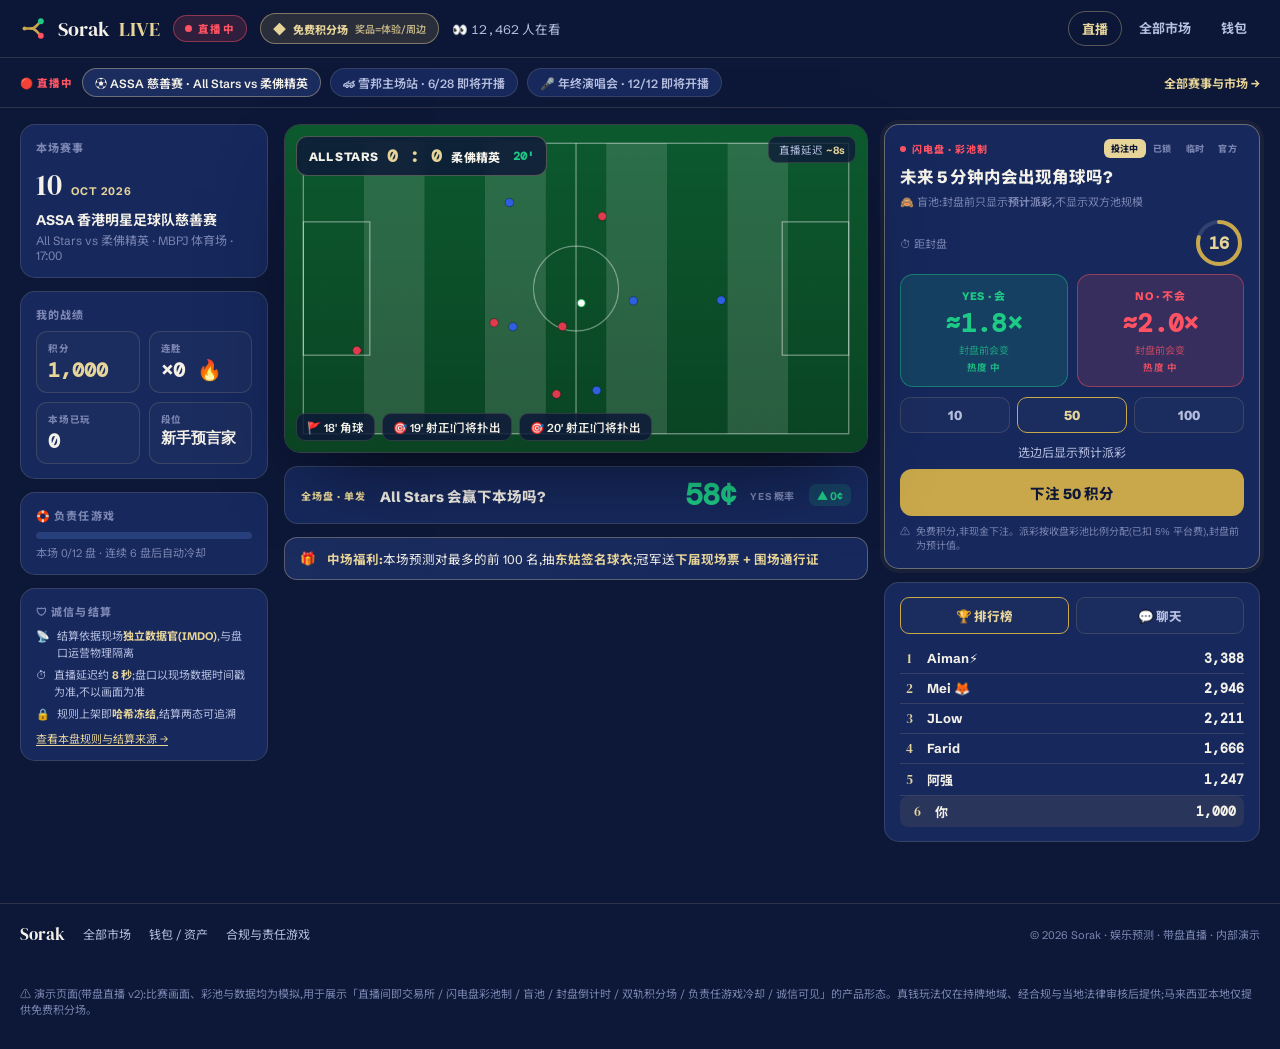
<file: live.html>
<!DOCTYPE html><html lang="zh"><head><meta charset="UTF-8">
<meta http-equiv="refresh" content="0; url=./index.html">
<link rel="canonical" href="./index.html">
<title>Sorak LIVE</title></head>
<body style="background:#0D1838;color:#C9A84C;font-family:system-ui;display:grid;place-items:center;height:100vh;margin:0">
<a href="./index.html" style="color:#C9A84C">前往 Sorak LIVE 直播主页 →</a>
<script>location.replace('./index.html');</script></body></html>
</file>
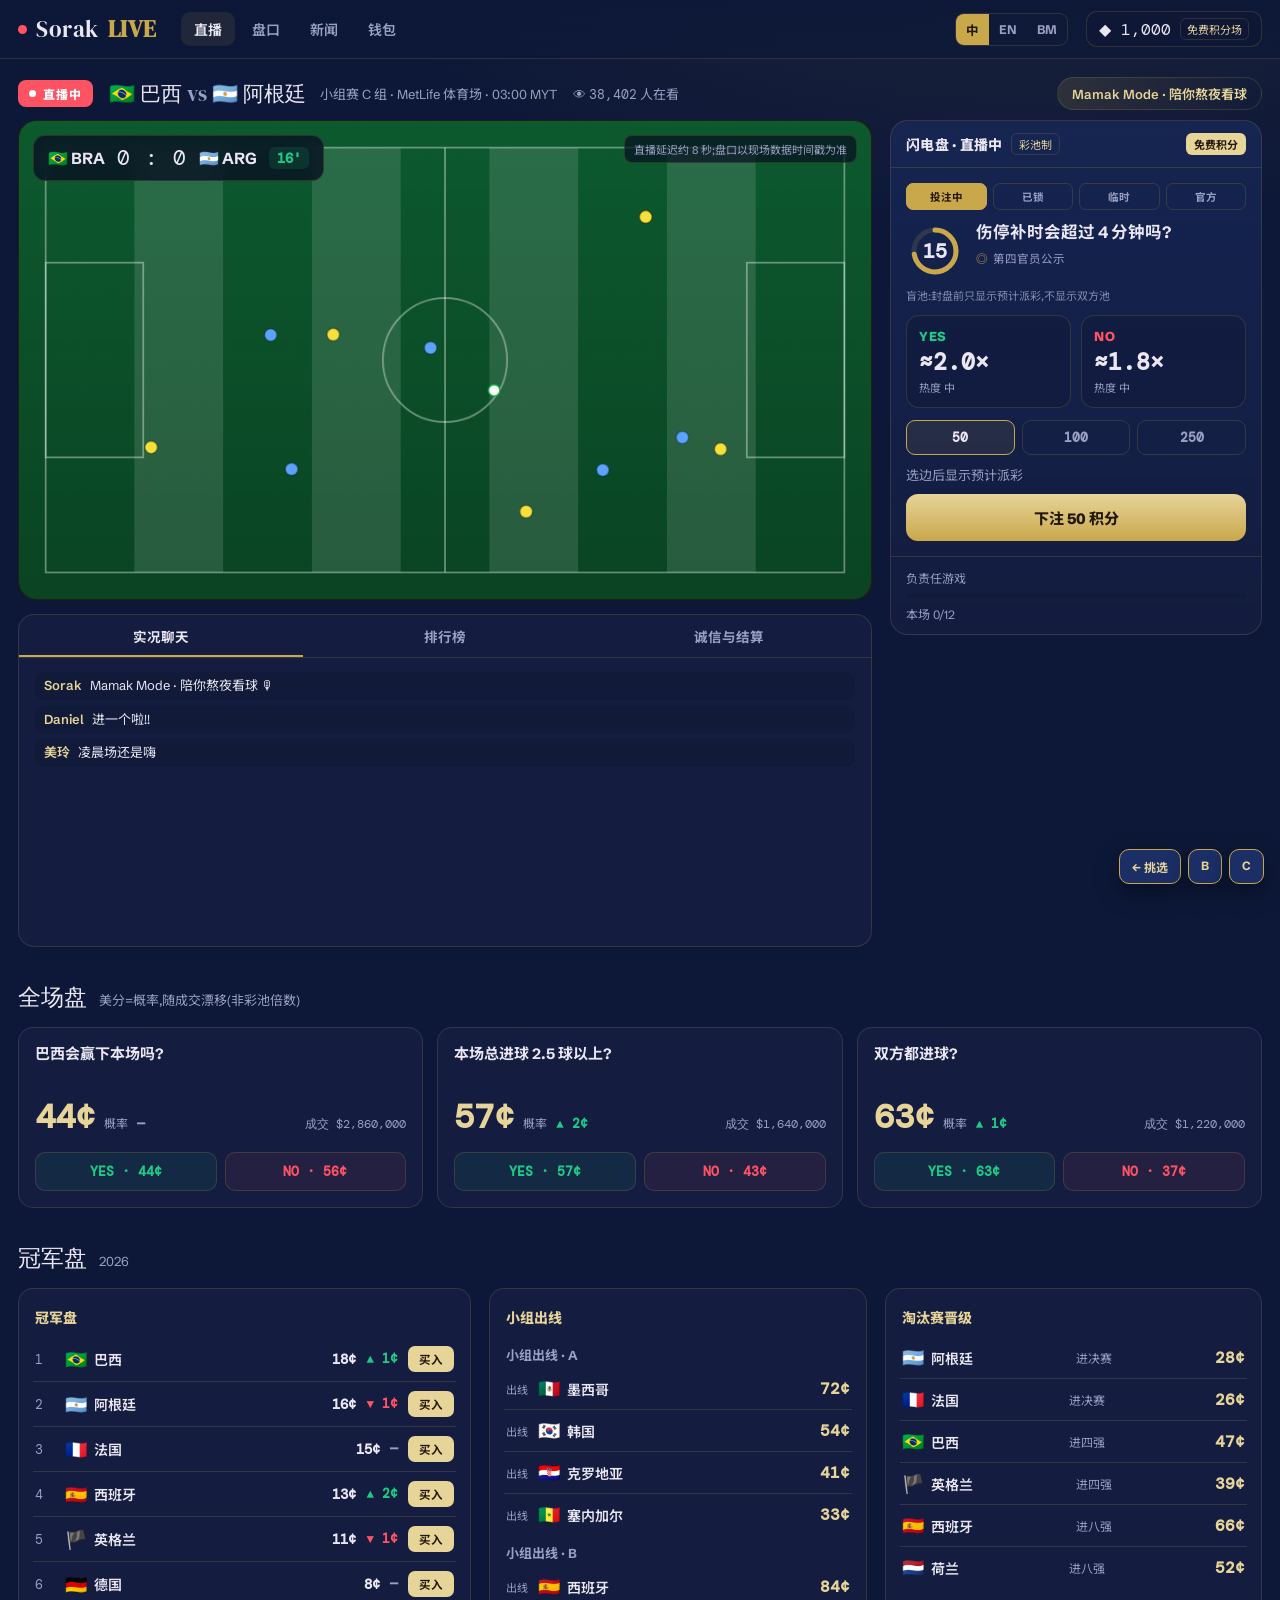
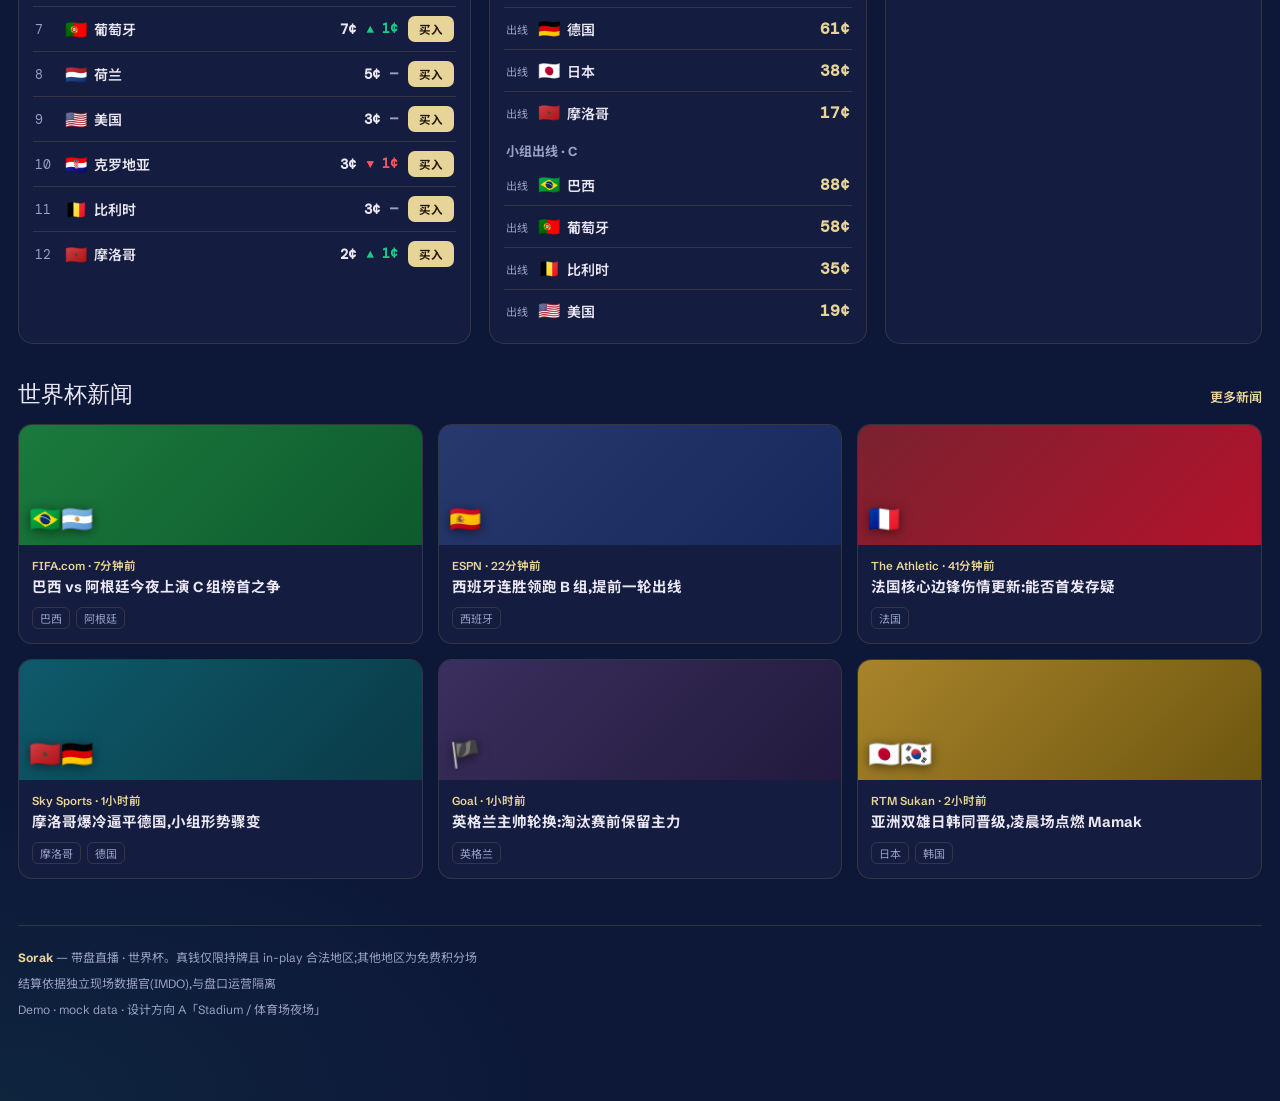
<file: wc/a-stadium.html>
<!doctype html>
<html lang="zh">
<head>
<meta charset="utf-8">
<meta name="viewport" content="width=device-width,initial-scale=1,viewport-fit=cover">
<title>Sorak · 世界杯带盘直播 — Stadium</title>
<link rel="preconnect" href="https://fonts.googleapis.com">
<link href="https://fonts.googleapis.com/css2?family=DM+Serif+Display:ital@0;1&family=Schibsted+Grotesk:wght@400;500;600;700;800&family=DM+Mono:wght@400;500&family=Noto+Sans+SC:wght@400;500;700&display=swap" rel="stylesheet">
<style>
:root{
  --navy:#16285C; --navy-deep:#0D1838; --navy-2:#1B2E66; --gold:#C9A84C; --gold-deep:#A8842B;
  --gold-soft:#E7D499; --cream:#F4F1E8; --yes:#1DCB86; --no:#FF5364; --pitch:#0d5a2f;
  --ink:#EAE6F2; --ink-mut:#9aa0c4; --line:rgba(201,168,76,.18); --card:#141d3f; --card-2:#10173155;
  --amber:#E8A33C;
}
*{box-sizing:border-box;margin:0;padding:0}
html,body{background:
  radial-gradient(1200px 600px at 80% -5%,rgba(201,168,76,.10),transparent 60%),
  radial-gradient(900px 500px at 0% 100%,rgba(29,203,134,.07),transparent 60%),
  var(--navy-deep);
  color:var(--ink);font-family:"Schibsted Grotesk","Noto Sans SC",system-ui,sans-serif;
  -webkit-font-smoothing:antialiased;}
body{min-height:100vh}
.wrap{max-width:1320px;margin:0 auto;padding:0 18px 80px}
.mono{font-family:"DM Mono",ui-monospace,monospace;font-variant-numeric:tabular-nums}
.serif{font-family:"DM Serif Display",serif}
a{color:inherit;text-decoration:none}
button{font-family:inherit;cursor:pointer;border:none;background:none;color:inherit}

/* ---- top bar ---- */
.topbar{position:sticky;top:0;z-index:30;backdrop-filter:blur(14px);
  background:linear-gradient(180deg,rgba(13,24,56,.92),rgba(13,24,56,.72));
  border-bottom:1px solid var(--line)}
.topin{max-width:1320px;margin:0 auto;padding:11px 18px;display:flex;align-items:center;gap:18px}
.brand{font-family:"DM Serif Display",serif;font-size:23px;letter-spacing:.5px;display:flex;align-items:center;gap:9px}
.brand .dot{width:9px;height:9px;border-radius:50%;background:var(--no);box-shadow:0 0 0 0 rgba(255,83,100,.6);animation:pp 1.6s infinite}
@keyframes pp{0%{box-shadow:0 0 0 0 rgba(255,83,100,.55)}70%{box-shadow:0 0 0 9px rgba(255,83,100,0)}100%{box-shadow:0 0 0 0 rgba(255,83,100,0)}}
.brand b{color:var(--gold)}
.nav{display:flex;gap:4px;margin-left:6px}
.nav a{padding:7px 13px;border-radius:9px;font-size:14px;color:var(--ink-mut);font-weight:600}
.nav a.on,.nav a:hover{color:var(--ink);background:rgba(201,168,76,.10)}
.spacer{flex:1}
.lang{display:flex;border:1px solid var(--line);border-radius:9px;overflow:hidden}
.lang button{padding:6px 10px;font-size:12.5px;font-weight:700;color:var(--ink-mut)}
.lang button.on{background:var(--gold);color:#23180a}
.wallet{display:flex;align-items:center;gap:9px;padding:6px 12px;border:1px solid var(--line);border-radius:11px;background:var(--card-2)}
.wallet .bal{font-weight:600}
.wallet .free{font-size:11px;color:var(--gold-soft);border:1px solid var(--line);border-radius:6px;padding:2px 6px}
@media(max-width:880px){.nav{display:none}.brand{font-size:20px}}

/* ---- match hero ---- */
.hero{display:flex;align-items:center;gap:16px;margin:18px 0 6px;flex-wrap:wrap}
.livechip{display:flex;align-items:center;gap:7px;font-size:12px;font-weight:800;letter-spacing:1px;
  color:#fff;background:var(--no);padding:5px 11px;border-radius:8px}
.livechip .d{width:7px;height:7px;border-radius:50%;background:#fff;animation:pp2 1.4s infinite}
@keyframes pp2{50%{opacity:.3}}
.matchline{display:flex;align-items:center;gap:14px;font-size:15px;flex-wrap:wrap}
.matchline .vs{font-family:"DM Serif Display",serif;font-size:21px}
.matchline .meta{color:var(--ink-mut);font-size:13px}
.watch{color:var(--ink-mut);font-size:13px}
.mamak{margin-left:auto;display:flex;align-items:center;gap:8px;font-size:13px;font-weight:600;
  color:var(--gold-soft);border:1px solid var(--line);border-radius:999px;padding:6px 14px;
  background:linear-gradient(90deg,rgba(201,168,76,.14),transparent)}

/* ---- main grid ---- */
.grid{display:grid;grid-template-columns:1fr 372px;gap:18px;margin-top:10px;align-items:start}
@media(max-width:1040px){.grid{grid-template-columns:1fr}}

/* stage */
.stage{position:relative;border-radius:18px;overflow:hidden;border:1px solid var(--line);background:#000;aspect-ratio:16/9}
.stage canvas{width:100%;height:100%;display:block}
.stage .scorebar{position:absolute;left:14px;top:14px;display:flex;align-items:center;gap:12px;
  background:rgba(8,14,34,.78);backdrop-filter:blur(8px);border:1px solid var(--line);border-radius:12px;padding:8px 14px}
.scorebar .tm{display:flex;align-items:center;gap:7px;font-weight:700}
.scorebar .sc{font-family:"DM Mono",monospace;font-size:21px;letter-spacing:1px}
.scorebar .clk{font-family:"DM Mono",monospace;color:var(--yes);font-weight:600;font-size:14px;
  background:rgba(29,203,134,.12);padding:2px 8px;border-radius:6px}
.stage .delay{position:absolute;right:14px;top:14px;font-size:11px;color:var(--ink-mut);
  background:rgba(8,14,34,.7);border:1px solid var(--line);border-radius:8px;padding:5px 9px}
.goalflash{position:absolute;inset:0;display:none;align-items:center;justify-content:center;
  background:radial-gradient(circle,rgba(201,168,76,.35),rgba(13,24,56,.6));z-index:5}
.goalflash b{font-family:"DM Serif Display",serif;font-size:64px;color:#fff;text-shadow:0 4px 30px rgba(201,168,76,.8);animation:gp .5s}
@keyframes gp{from{transform:scale(.6);opacity:0}}
.hostcall{position:absolute;left:50%;bottom:16px;transform:translateX(-50%);display:none;
  background:var(--gold);color:#23180a;font-weight:700;font-size:13.5px;padding:9px 16px;border-radius:11px;
  box-shadow:0 10px 30px rgba(0,0,0,.4);max-width:84%;text-align:center}

/* under-stage tabs: stats / chat / leaderboard */
.understage{margin-top:14px;border:1px solid var(--line);border-radius:16px;background:var(--card);overflow:hidden}
.ustabs{display:flex;border-bottom:1px solid var(--line)}
.ustabs button{flex:1;padding:11px;font-size:13.5px;font-weight:700;color:var(--ink-mut)}
.ustabs button.on{color:var(--ink);box-shadow:inset 0 -2px 0 var(--gold)}
.uspanel{padding:14px 16px;display:none}
.uspanel.on{display:block}
.integrity-row{display:flex;gap:10px;align-items:flex-start;padding:9px 0;border-bottom:1px solid var(--line);font-size:13px;color:var(--ink-mut)}
.integrity-row:last-child{border:none}
.integrity-row .ic{font-size:16px;line-height:1.2}
.integrity-row b{color:var(--ink);font-weight:600}
.hashbox{font-family:"DM Mono",monospace;font-size:11.5px;color:var(--gold-soft);background:var(--navy-deep);
  border:1px solid var(--line);border-radius:8px;padding:7px 10px;margin-top:6px;word-break:break-all}
.wcx-chat{height:260px;overflow-y:auto;display:flex;flex-direction:column;gap:6px;font-size:13px}
.wcx-msg{padding:5px 9px;background:var(--card-2);border-radius:9px;line-height:1.35}
.wcx-msg b{color:var(--gold-soft);font-weight:600;margin-right:5px}
.lb-row{display:flex;align-items:center;gap:10px;padding:8px 0;border-bottom:1px solid var(--line);font-size:14px}
.lb-row .r{width:22px;color:var(--gold);font-weight:700;font-family:"DM Mono",monospace}
.lb-row .pts{margin-left:auto;font-family:"DM Mono",monospace;color:var(--yes)}

/* ---- flash rail ---- */
.rail{position:sticky;top:74px;display:flex;flex-direction:column;gap:14px}
.flashcard{border:1px solid var(--line);border-radius:18px;background:
  linear-gradient(180deg,rgba(27,46,102,.55),rgba(20,29,63,.9));overflow:hidden;position:relative}
.fc-head{display:flex;align-items:center;gap:8px;padding:12px 15px;border-bottom:1px solid var(--line)}
.fc-head .ttl{font-weight:800;font-size:14px;letter-spacing:.3px}
.fc-head .pari{font-size:11px;color:var(--gold-soft);border:1px solid var(--line);border-radius:6px;padding:2px 7px}
.fc-head .wcx-eng{margin-left:auto;font-size:11px;font-weight:700;color:#23180a;background:var(--gold-soft);border-radius:6px;padding:3px 8px}
.wcx-pool{padding:15px}
.fsm{display:flex;gap:6px;margin-bottom:12px}
.fsm [data-step]{flex:1;text-align:center;font-size:10.5px;font-weight:700;color:var(--ink-mut);
  padding:5px 2px;border:1px solid var(--line);border-radius:7px;position:relative}
.fsm [data-step].on{color:#23180a;background:var(--gold);border-color:var(--gold)}
.poolq{display:flex;gap:12px;align-items:flex-start;margin-bottom:4px}
.poolq .ring{flex:0 0 auto}
.ringwrap{position:relative;width:58px;height:58px}
.ringwrap svg{transform:rotate(-90deg)}
.wcx-ring-num{position:absolute;inset:0;display:flex;align-items:center;justify-content:center;
  font-family:"DM Mono",monospace;font-size:20px;font-weight:600}
.wcx-fq{font-size:16.5px;font-weight:700;line-height:1.3}
.wcx-src{font-size:11.5px;color:var(--ink-mut);margin-top:7px;display:flex;align-items:center;gap:5px}
.wcx-src::before{content:"◎";color:var(--gold)}
.blindnote{font-size:11px;color:var(--ink-mut);margin:9px 0 11px;line-height:1.4;opacity:.85}
.sides{display:grid;grid-template-columns:1fr 1fr;gap:10px}
.wcx-side{border:1.5px solid var(--line);border-radius:13px;padding:12px;text-align:left;
  background:var(--card-2);transition:.14s}
.wcx-side .lab{font-size:13px;font-weight:800;letter-spacing:.5px}
.wcx-side[data-side=yes] .lab{color:var(--yes)}
.wcx-side[data-side=no] .lab{color:var(--no)}
.wcx-side .wcx-mult{display:block;font-family:"DM Mono",monospace;font-size:23px;font-weight:600;margin-top:3px}
.wcx-side .wcx-heat{display:block;font-size:11px;color:var(--ink-mut);margin-top:2px}
.wcx-side.on{border-color:var(--gold);background:rgba(201,168,76,.12);box-shadow:0 0 0 1px var(--gold)}
.chips{display:flex;gap:7px;margin:12px 0 10px}
.wcx-chip{flex:1;padding:8px;border:1px solid var(--line);border-radius:9px;font-size:13px;font-weight:600;
  font-family:"DM Mono",monospace;color:var(--ink-mut)}
.wcx-chip.on{border-color:var(--gold);color:var(--ink);background:rgba(201,168,76,.1)}
.wcx-potential{font-size:13px;color:var(--ink-mut);min-height:19px;margin-bottom:10px}
.wcx-potential b{color:var(--gold-soft);font-family:"DM Mono",monospace;font-size:15px}
.wcx-go{width:100%;padding:13px;border-radius:12px;font-size:15px;font-weight:800;
  background:linear-gradient(180deg,var(--gold-soft),var(--gold));color:#23180a}
.wcx-go:disabled{opacity:.5;filter:grayscale(.3)}
.wcx-state{display:none;margin-top:11px;padding:10px 12px;border-radius:11px;font-weight:700;font-size:14px;text-align:center}
.wcx-state.win{background:rgba(29,203,134,.16);color:var(--yes);border:1px solid rgba(29,203,134,.4)}
.wcx-state.lose{background:rgba(255,83,100,.14);color:var(--no);border:1px solid rgba(255,83,100,.35)}
.wcx-state.lock{background:rgba(201,168,76,.12);color:var(--gold-soft);border:1px solid var(--line)}
/* RG meter */
.rg{padding:12px 15px;border-top:1px solid var(--line);font-size:12px;color:var(--ink-mut)}
.rg-track{height:5px;background:var(--card-2);border-radius:999px;overflow:hidden;margin:7px 0}
.wcx-rgbar{height:100%;width:0;background:linear-gradient(90deg,var(--yes),var(--gold));transition:width .4s}
/* cooldown overlay */
.wcx-cool{display:none;padding:34px 18px;text-align:center}
.wcx-cool .big{font-family:"DM Serif Display",serif;font-size:22px;margin-bottom:8px}
.wcx-cd{font-family:"DM Mono",monospace;font-size:42px;color:var(--gold);display:block;margin:10px 0}

/* toast */
.wcx-toast{position:fixed;left:50%;bottom:26px;transform:translateX(-50%) translateY(20px);
  background:var(--navy-2);border:1px solid var(--gold);color:var(--ink);padding:11px 20px;border-radius:12px;
  font-weight:700;opacity:0;pointer-events:none;transition:.25s;z-index:60;box-shadow:0 16px 40px rgba(0,0,0,.5)}
.wcx-toast.on{opacity:1;transform:translateX(-50%) translateY(0)}

/* ---- sections ---- */
.section{margin-top:34px}
.sec-h{display:flex;align-items:baseline;gap:12px;margin-bottom:14px}
.sec-h h2{font-family:"DM Serif Display",serif;font-size:23px;font-weight:400}
.sec-h .sub{color:var(--ink-mut);font-size:13px}
.sec-h .more{margin-left:auto;font-size:13px;color:var(--gold-soft);font-weight:600}

/* full-match cpmm */
.fm-grid{display:grid;grid-template-columns:repeat(3,1fr);gap:14px}
@media(max-width:760px){.fm-grid{grid-template-columns:1fr}}
.wc-mcard{border:1px solid var(--line);border-radius:15px;background:var(--card);padding:16px}
.wc-mq{font-size:15px;font-weight:700;line-height:1.3;min-height:40px}
.wc-mrow{display:flex;align-items:baseline;gap:9px;margin:10px 0 13px;flex-wrap:wrap}
.wc-cents{font-family:"DM Mono",monospace;font-weight:600}
.wc-cents.big{font-size:34px;color:var(--gold-soft)}
.wc-cents.sm{font-size:16px}
.wc-clab{font-size:12px;color:var(--ink-mut)}
.wc-chg{font-size:12.5px;font-weight:700;font-family:"DM Mono",monospace}
.wc-chg.up{color:var(--yes)}.wc-chg.down{color:var(--no)}.wc-chg.flat{color:var(--ink-mut)}
.wc-vol{margin-left:auto;font-size:11.5px;color:var(--ink-mut);font-family:"DM Mono",monospace}
.wc-duo{display:grid;grid-template-columns:1fr 1fr;gap:8px}
.wc-pill{padding:10px;border-radius:10px;font-size:13px;font-weight:700;font-family:"DM Mono",monospace;border:1px solid var(--line)}
.wc-pill.yes{color:var(--yes);background:rgba(29,203,134,.08)}
.wc-pill.no{color:var(--no);background:rgba(255,83,100,.07)}

/* champion / lists */
.cols{display:grid;grid-template-columns:1.2fr 1fr 1fr;gap:18px}
@media(max-width:920px){.cols{grid-template-columns:1fr}}
.listcard{border:1px solid var(--line);border-radius:15px;background:var(--card);padding:8px 14px 12px}
.listcard .lc-h{font-weight:800;font-size:14px;padding:10px 2px;color:var(--gold-soft)}
.wc-row{display:flex;align-items:center;gap:10px;padding:9px 2px;border-bottom:1px solid var(--line);font-size:14px}
.wc-row:last-child{border:none}
.wc-rank{width:20px;color:var(--ink-mut);font-family:"DM Mono",monospace;font-size:13px}
.wc-team{display:flex;align-items:center;gap:7px;font-weight:600}
.wc-flag{font-size:18px}
.wc-row .wc-cents{margin-left:auto}
.wc-mini-buy{font-size:11.5px;font-weight:700;color:#23180a;background:var(--gold-soft);border-radius:7px;padding:5px 11px}
.wc-grp-h{font-weight:700;font-size:13px;color:var(--ink-mut);padding:8px 2px 4px}
.wc-grow-lab{font-size:11px;color:var(--ink-mut)}
.wc-ko-stage{margin-left:auto;font-size:12px;color:var(--ink-mut)}
.wc-cents.sm{color:var(--gold-soft)}

/* news */
.news-grid{display:grid;grid-template-columns:repeat(3,1fr);gap:15px}
@media(max-width:920px){.news-grid{grid-template-columns:1fr 1fr}}
@media(max-width:560px){.news-grid{grid-template-columns:1fr}}
.wc-news{display:flex;flex-direction:column;border:1px solid var(--line);border-radius:14px;overflow:hidden;background:var(--card);transition:.15s}
.wc-news:hover{transform:translateY(-3px);border-color:var(--gold)}
.wc-news-thumb{height:120px;display:flex;align-items:flex-end;padding:10px}
.wc-news-flags{font-size:26px;filter:drop-shadow(0 2px 6px rgba(0,0,0,.5))}
.wc-news-body{padding:12px 13px 14px}
.wc-news-src{font-size:11.5px;color:var(--gold-soft);font-weight:600;margin-bottom:5px}
.wc-news-title{font-size:14.5px;font-weight:700;line-height:1.35}
.wc-news-tags{display:flex;gap:6px;margin-top:9px;flex-wrap:wrap}
.wc-news-tags span{font-size:11px;color:var(--ink-mut);border:1px solid var(--line);border-radius:6px;padding:2px 7px}

/* footer */
.foot{margin-top:46px;padding-top:22px;border-top:1px solid var(--line);font-size:12px;color:var(--ink-mut);line-height:1.7}
.foot b{color:var(--gold-soft)}
.demo-switch{position:fixed;right:16px;bottom:16px;z-index:50;display:flex;gap:7px}
.demo-switch a{font-size:12px;font-weight:700;background:var(--navy-2);border:1px solid var(--gold);color:var(--gold-soft);
  padding:8px 12px;border-radius:10px;box-shadow:0 8px 24px rgba(0,0,0,.4)}
</style>
</head>
<body>

<div class="topbar"><div class="topin">
  <div class="brand"><span class="dot"></span>Sorak <b>LIVE</b></div>
  <nav class="nav">
    <a class="on" data-t="nav_live">直播</a><a data-t="nav_markets">盘口</a>
    <a data-t="nav_news">新闻</a><a data-t="nav_wallet">钱包</a>
  </nav>
  <div class="spacer"></div>
  <div class="lang" id="lang">
    <button data-l="zh">中</button><button data-l="en">EN</button><button data-l="ms">BM</button>
  </div>
  <div class="wallet"><span class="mono">◆ <span class="wcx-bal">1,000</span></span>
    <span class="free" data-t="free_badge">免费积分场</span></div>
</div></div>

<div class="wrap">

  <!-- match hero -->
  <div class="hero">
    <span class="livechip"><span class="d"></span><span data-t="live_now">直播中</span></span>
    <div class="matchline">
      <span class="vs"><span id="h-home"></span> <span style="color:var(--ink-mut)">vs</span> <span id="h-away"></span></span>
      <span class="meta" id="h-meta"></span>
    </div>
    <span class="watch">👁 <span class="mono">38,402</span> <span data-t="watching">人在看</span></span>
    <span class="mamak" data-t="mamak">Mamak Mode · 陪你熬夜看球</span>
  </div>

  <div class="grid">
    <!-- left: stage + understage -->
    <div>
      <div class="stage" id="flashroot-stage">
        <canvas class="wcx-canvas" width="960" height="540"></canvas>
        <div class="scorebar">
          <span class="tm" id="s-home"></span>
          <span class="sc wcx-score">0 : 0</span>
          <span class="tm" id="s-away"></span>
          <span class="clk wcx-clock">12'</span>
        </div>
        <div class="delay" data-t="delay_note">直播延迟约 8 秒</div>
        <div class="goalflash wcx-goal"><b>GOAL</b></div>
        <div class="hostcall wcx-host"></div>
      </div>

      <div class="understage">
        <div class="ustabs">
          <button class="on" data-tab="chat" data-t="nav_news_chat">实况聊天</button>
          <button data-tab="lb" data-t="tab_lb">排行榜</button>
          <button data-tab="trust" data-t="integrity">诚信与结算</button>
        </div>
        <div class="uspanel on" data-panel="chat"><div class="wcx-chat"></div></div>
        <div class="uspanel" data-panel="lb" id="lb"></div>
        <div class="uspanel" data-panel="trust" id="trust"></div>
      </div>
    </div>

    <!-- right: flash rail -->
    <aside class="rail" id="flashroot">
      <div class="flashcard">
        <div class="fc-head">
          <span class="ttl" data-t="sec_flash">闪电盘 · 直播中</span>
          <span class="pari" data-t="pari">彩池制</span>
          <span class="wcx-eng">免费积分</span>
        </div>
        <div class="wcx-pool">
          <div class="fsm wcx-fsm">
            <span data-step data-t="fsm_open">投注中</span><span data-step data-t="fsm_lock">已锁</span>
            <span data-step data-t="fsm_prov">临时</span><span data-step data-t="fsm_official">官方</span>
          </div>
          <div class="poolq">
            <div class="ring"><div class="ringwrap">
              <svg width="58" height="58"><circle cx="29" cy="29" r="21" fill="none" stroke="rgba(201,168,76,.16)" stroke-width="5"/>
                <circle class="wcx-ring-fg" cx="29" cy="29" r="21" fill="none" stroke="#C9A84C" stroke-width="5"
                  stroke-linecap="round" stroke-dasharray="131.9" stroke-dashoffset="0"/></svg>
              <span class="wcx-ring-num">20</span>
            </div></div>
            <div style="flex:1">
              <div class="wcx-fq">—</div>
              <div class="wcx-src"></div>
            </div>
          </div>
          <div class="blindnote" data-t="blind_pool">盲池:封盘前只显示预计派彩,不显示双方池</div>
          <div class="sides">
            <button class="wcx-side" data-side="yes"><span class="lab" data-t="yes">YES</span>
              <span class="wcx-mult">≈—×</span><span class="wcx-heat"></span></button>
            <button class="wcx-side" data-side="no"><span class="lab" data-t="no">NO</span>
              <span class="wcx-mult">≈—×</span><span class="wcx-heat"></span></button>
          </div>
          <div class="chips">
            <button class="wcx-chip on" data-amt="50">50</button>
            <button class="wcx-chip" data-amt="100">100</button>
            <button class="wcx-chip" data-amt="250">250</button>
          </div>
          <div class="wcx-potential" data-t="pick_side">选边后显示预计派彩</div>
          <button class="wcx-go">下注</button>
          <div class="wcx-state"></div>
        </div>
        <div class="wcx-cool">
          <div class="big" data-t="cooldown_t">歇一歇,喝杯 teh tarik</div>
          <span class="wcx-cd">12</span>
          <div style="font-size:12px;color:var(--ink-mut)" data-t="rg_cool">连续 6 盘后自动冷却</div>
        </div>
        <div class="rg">
          <div data-t="rg_title">负责任游戏</div>
          <div class="rg-track"><div class="wcx-rgbar"></div></div>
          <div class="wcx-rgtxt">本场 <span class="wcx-played">0</span>/12</div>
        </div>
      </div>
    </aside>
  </div>

  <!-- full-match cpmm -->
  <div class="section">
    <div class="sec-h"><h2 data-t="sec_fullmatch">全场盘</h2>
      <span class="sub" data-t="cpmm_note">美分=概率,随成交漂移(非彩池倍数)</span></div>
    <div class="fm-grid" id="fm"></div>
  </div>

  <!-- markets: champion / groups / knockout -->
  <div class="section">
    <div class="sec-h"><h2 data-t="sec_champion">冠军盘</h2><span class="sub">2026</span></div>
    <div class="cols">
      <div class="listcard"><div class="lc-h" data-t="sec_champion">冠军盘</div><div id="champ"></div></div>
      <div class="listcard"><div class="lc-h" data-t="sec_groups">小组出线</div><div id="groups"></div></div>
      <div class="listcard"><div class="lc-h" data-t="sec_knockout">淘汰赛晋级</div><div id="ko"></div></div>
    </div>
  </div>

  <!-- news -->
  <div class="section">
    <div class="sec-h"><h2 data-t="sec_news">世界杯新闻</h2>
      <a class="more" data-t="more_news">更多新闻 →</a></div>
    <div class="news-grid" id="news"></div>
  </div>

  <div class="foot">
    <div><b>Sorak</b> — 带盘直播 · 世界杯。<span data-t="region_note">真钱仅限持牌且 in-play 合法地区;其他地区为免费积分场。</span></div>
    <div style="margin-top:6px" data-t="imdo">结算依据独立现场数据官(IMDO),与盘口运营隔离。</div>
    <div style="margin-top:6px">Demo · mock data · 设计方向 A「Stadium / 体育场夜场」</div>
  </div>
</div>

<div class="demo-switch">
  <a href="./index.html">← 挑选</a>
  <a href="./b-broadsheet.html">B</a>
  <a href="./c-mobile.html">C</a>
</div>

<script src="./wc-data.js"></script>
<script src="./wc-engine.js"></script>
<script>
(function(){
  var W=window.WC, E=window.WCEngine;
  var lang = E.langFromUrl();

  function applyStatic(){
    document.documentElement.lang = lang==='zh'?'zh':lang;
    // data-t text nodes
    document.querySelectorAll('[data-t]').forEach(function(el){
      var k=el.getAttribute('data-t');
      if(W.STR[k]) el.textContent=W.L(W.STR[k],lang);   // dict key -> always apply (handles en value==key)
    });
    // extra strings not in dict
    var EX={ nav_news_chat:{zh:'实况聊天',en:'Live chat',ms:'Sembang'},
             tab_lb:{zh:'排行榜',en:'Leaderboard',ms:'Carta'},
             cpmm_note:{zh:'美分=概率,随成交漂移(非彩池倍数)',en:'Cents = probability, drifts with trades (not pool odds)',ms:'Sen = peluang, berubah ikut dagangan'} };
    document.querySelectorAll('[data-t]').forEach(function(el){
      var k=el.getAttribute('data-t'); if(EX[k]) el.textContent=W.L(EX[k],lang);
    });
    // lang toggle on-state
    document.querySelectorAll('#lang button').forEach(function(b){ b.classList.toggle('on', b.dataset.l===lang); });
    // match hero
    var m=W.MATCH, h=W.TEAM[m.home], a=W.TEAM[m.away];
    var hn=h.flag+' '+(h[lang]||h.en), an=a.flag+' '+(a[lang]||a.en);
    document.getElementById('h-home').textContent=hn;
    document.getElementById('h-away').textContent=an;
    document.getElementById('h-meta').textContent=(m.stage[lang]||m.stage.en)+' · '+(m.venue[lang]||m.venue.en)+' · '+m.kickoff_my;
    document.getElementById('s-home').textContent=h.flag+' '+m.home;
    document.getElementById('s-away').textContent=a.flag+' '+m.away;
  }

  function renderLists(){
    document.getElementById('fm').innerHTML = E.renderFullmatch(lang);
    document.getElementById('champ').innerHTML = E.renderChampion(lang);
    document.getElementById('groups').innerHTML = E.renderGroups(lang);
    document.getElementById('ko').innerHTML = E.renderKnockout(lang);
    document.getElementById('news').innerHTML = E.renderNews(lang);
    // leaderboard
    var lb=[['Hafiz',8240],['小薇',7110],['Aiman',6820],['Nurul',5990],['Daniel',5230],['美玲',4810]];
    document.getElementById('lb').innerHTML = lb.map(function(x,i){
      return '<div class="lb-row"><span class="r">'+(i+1)+'</span><span>'+x[0]+'</span><span class="pts">◆ '+W.fmtInt(x[1])+'</span></div>';}).join('');
    // trust panel
    document.getElementById('trust').innerHTML =
      '<div class="integrity-row"><span class="ic">🛡</span><div><b>IMDO</b> — '+W.t('imdo',lang)+'</div></div>'+
      '<div class="integrity-row"><span class="ic">⏱</span><div>'+W.t('delay_note',lang)+'</div></div>'+
      '<div class="integrity-row"><span class="ic">#</span><div><b>'+W.L({zh:'规则哈希',en:'Rules hash',ms:'Hash peraturan'},lang)+'</b> — '+W.t('rules_hash',lang)+
        '<div class="hashbox">rules_sha256: 9f2c·a17e·BRA-ARG·nextgoal·v1 · 4b8e0d…c1a7</div></div></div>'+
      '<div class="integrity-row"><span class="ic">↺</span><div>'+W.L({zh:'VOID = 全额退款(含手续费)',en:'VOID = full refund incl. rake',ms:'VOID = bayar balik penuh'},lang)+'</div></div>';
  }

  function tabs(){
    document.querySelectorAll('.ustabs button').forEach(function(b){
      b.addEventListener('click',function(){
        document.querySelectorAll('.ustabs button').forEach(function(x){x.classList.toggle('on',x===b);});
        document.querySelectorAll('.uspanel').forEach(function(p){p.classList.toggle('on',p.dataset.panel===b.dataset.tab);});
      });
    });
  }

  document.getElementById('lang').addEventListener('click',function(e){
    var b=e.target.closest('button'); if(!b)return;
    localStorage.setItem('wc-lang',b.dataset.l);
    var u=new URL(location.href); u.searchParams.set('lang',b.dataset.l); location.href=u.toString();
  });

  applyStatic(); renderLists(); tabs();
  // mini-buy + cpmm pills are demo-only -> toast
  document.body.addEventListener('click',function(e){
    if(e.target.closest('.wc-mini-buy')||e.target.closest('.wc-pill')){
      E.toast(document.body, W.L({zh:'Demo:下单走全场盘页',en:'Demo: opens full-match page',ms:'Demo: buka halaman penuh'},lang));
    }
  });
  E.flash(document.body, lang);
})();
</script>
</body>
</html>
</file>
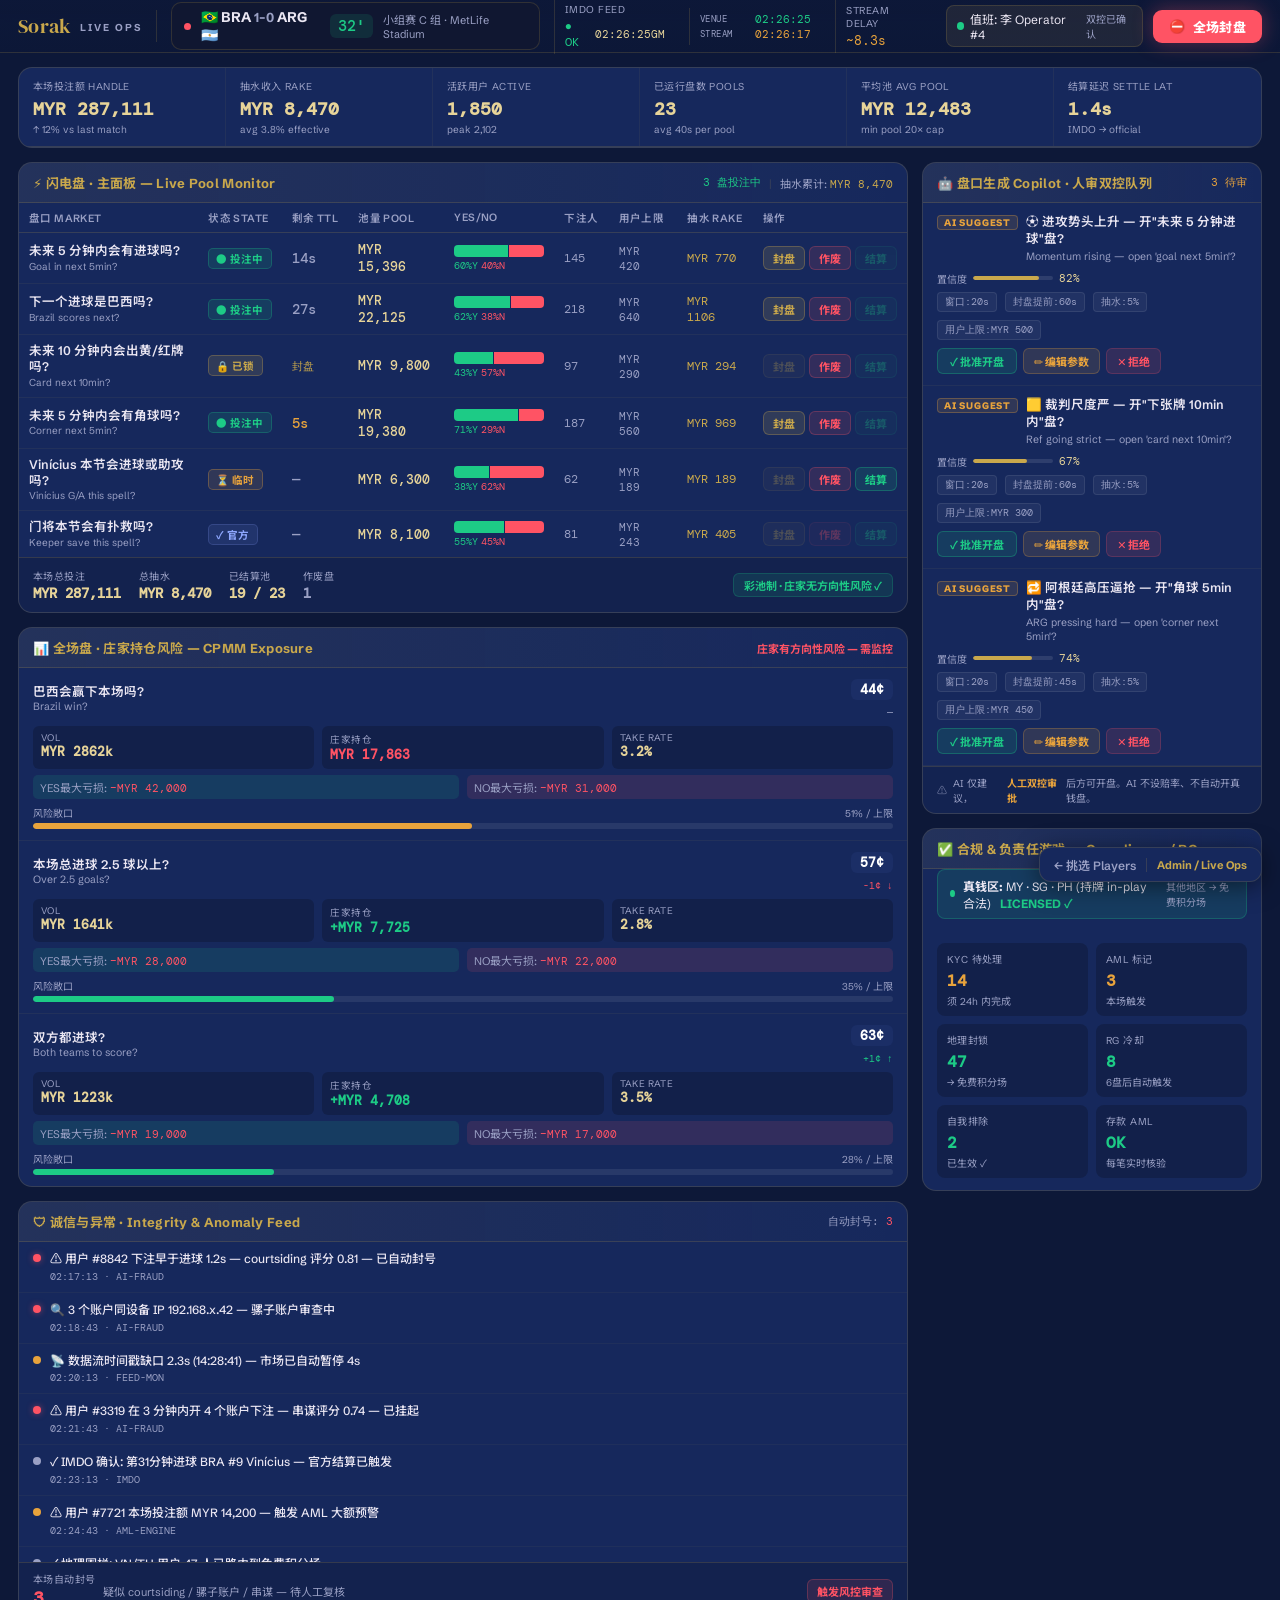
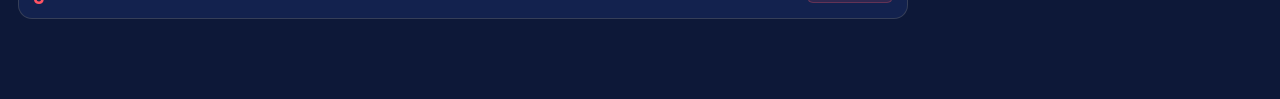
<file: wc/admin.html>
<!doctype html>
<html lang="zh">
<head>
<meta charset="utf-8">
<meta name="viewport" content="width=device-width,initial-scale=1">
<title>Sorak · Admin / Live Ops Console</title>
<link rel="preconnect" href="https://fonts.googleapis.com">
<link href="https://fonts.googleapis.com/css2?family=DM+Serif+Display:ital@0;1&family=Schibsted+Grotesk:wght@400;500;600;700;800&family=DM+Mono:wght@400;500&family=Noto+Sans+SC:wght@400;500;700&display=swap" rel="stylesheet">
<style>
:root{
  --navy:#16285C;--navy-deep:#0D1838;--navy-2:#1B2E66;--gold:#C9A84C;--gold-deep:#A8842B;
  --gold-soft:#E7D499;--cream:#F4F1E8;--yes:#1DCB86;--no:#FF5364;--pitch:#0d5a2f;
  --ink:#EAE6F2;--ink-mut:#9aa0c4;--line:rgba(201,168,76,.18);--card:#141d3f;--card-2:#101731;
  --amber:#E8A33C;--red-bg:rgba(255,83,100,.12);--yes-bg:rgba(29,203,134,.12);
  --amber-bg:rgba(232,163,60,.12);--gold-bg:rgba(201,168,76,.1);
}
*{box-sizing:border-box;margin:0;padding:0}
html,body{background:var(--navy-deep);color:var(--ink);
  font-family:"Schibsted Grotesk","Noto Sans SC",system-ui,sans-serif;
  font-size:13px;-webkit-font-smoothing:antialiased;min-height:100vh}
.mono{font-family:"DM Mono",ui-monospace,monospace;font-variant-numeric:tabular-nums}
.serif{font-family:"DM Serif Display",serif}
button{font-family:inherit;cursor:pointer;border:none;background:none;color:inherit}
a{color:inherit;text-decoration:none}
::-webkit-scrollbar{width:5px;height:5px}
::-webkit-scrollbar-track{background:var(--navy-deep)}
::-webkit-scrollbar-thumb{background:var(--navy-2);border-radius:3px}

/* ============ TOP STATUS BAR ============ */
.topbar{
  position:sticky;top:0;z-index:100;
  background:linear-gradient(180deg,rgba(13,24,56,.98),rgba(13,24,56,.93));
  backdrop-filter:blur(16px);
  border-bottom:1px solid var(--line);
  padding:0 18px;
}
.topbar-inner{
  display:flex;align-items:center;gap:14px;height:52px;
  max-width:1800px;margin:0 auto;
}
.wordmark{font-family:"DM Serif Display",serif;font-size:20px;letter-spacing:.3px;
  color:var(--gold);white-space:nowrap;display:flex;align-items:center;gap:8px}
.wordmark .sub{font-family:"Schibsted Grotesk",sans-serif;font-size:10px;
  font-weight:700;letter-spacing:2px;color:var(--ink-mut);text-transform:uppercase;margin-top:2px}
.divider-v{width:1px;height:32px;background:var(--line);flex-shrink:0}
.match-pill{display:flex;align-items:center;gap:10px;background:var(--card-2);
  border:1px solid var(--line);border-radius:10px;padding:5px 12px;gap:10px}
.live-dot{width:7px;height:7px;border-radius:50%;background:var(--no);flex-shrink:0;
  box-shadow:0 0 0 0 rgba(255,83,100,.6);animation:pp 1.4s infinite}
@keyframes pp{0%{box-shadow:0 0 0 0 rgba(255,83,100,.55)}70%{box-shadow:0 0 0 8px rgba(255,83,100,0)}100%{box-shadow:0 0 0 0 rgba(255,83,100,0)}}
.match-name{font-weight:700;font-size:14px}
.match-meta{color:var(--ink-mut);font-size:11px}
.match-clock{font-family:"DM Mono",monospace;font-size:15px;font-weight:500;
  color:var(--yes);background:var(--yes-bg);padding:2px 8px;border-radius:6px}
.feed-block{display:flex;flex-direction:column;gap:2px;padding:4px 10px;
  border-left:1px solid var(--line)}
.feed-label{font-size:10px;color:var(--ink-mut);letter-spacing:.5px;text-transform:uppercase}
.feed-status{display:flex;align-items:center;gap:6px;font-family:"DM Mono",monospace;font-size:12px}
.feed-ok{color:var(--yes)}
.feed-ts{color:var(--gold-soft);font-size:11px}
.delay-block{display:flex;flex-direction:column;gap:2px;padding:4px 10px;border-left:1px solid var(--line)}
.delay-val{font-family:"DM Mono",monospace;color:var(--amber);font-size:13px}
.topbar-right{margin-left:auto;display:flex;align-items:center;gap:10px}
.op-chip{display:flex;align-items:center;gap:6px;padding:4px 10px;
  border:1px solid var(--line);border-radius:8px;background:var(--gold-bg);font-size:12px}
.op-dot{width:8px;height:8px;border-radius:50%;background:var(--yes)}
.suspend-btn{
  display:flex;align-items:center;gap:7px;
  background:var(--no);color:#fff;border-radius:9px;padding:7px 16px;
  font-weight:800;font-size:13px;letter-spacing:.3px;
  box-shadow:0 0 20px rgba(255,83,100,.35);
  transition:all .15s;white-space:nowrap;
}
.suspend-btn:hover{background:#e03a4a;box-shadow:0 0 28px rgba(255,83,100,.55);transform:translateY(-1px)}
.suspend-btn.active{background:#7a1122;box-shadow:none;animation:none}

/* ============ LAYOUT ============ */
.page{max-width:1800px;margin:0 auto;padding:14px 18px 80px}
.grid-main{display:grid;grid-template-columns:1fr 340px;gap:14px;align-items:start}
.grid-left{display:flex;flex-direction:column;gap:14px}
.grid-right{display:flex;flex-direction:column;gap:14px}

/* ============ SECTION CARD ============ */
.card{background:var(--navy);border:1px solid var(--line);border-radius:14px;overflow:hidden}
.card-head{
  display:flex;align-items:center;gap:10px;
  padding:10px 14px;
  border-bottom:1px solid var(--line);
  background:linear-gradient(90deg,rgba(201,168,76,.08),transparent);
}
.card-title{font-weight:700;font-size:13px;color:var(--gold);letter-spacing:.3px;display:flex;align-items:center;gap:8px}
.card-meta{color:var(--ink-mut);font-size:11px;margin-left:auto;display:flex;align-items:center;gap:8px}

/* ============ STATE BADGES ============ */
.badge{display:inline-flex;align-items:center;gap:4px;border-radius:5px;padding:2px 7px;
  font-size:10.5px;font-weight:700;letter-spacing:.3px;white-space:nowrap}
.badge-open{background:var(--yes-bg);color:var(--yes);border:1px solid rgba(29,203,134,.25)}
.badge-lock{background:rgba(201,168,76,.15);color:var(--gold);border:1px solid rgba(201,168,76,.3)}
.badge-prov{background:var(--amber-bg);color:var(--amber);border:1px solid rgba(232,163,60,.3)}
.badge-official{background:rgba(100,120,200,.15);color:#8fa8ff;border:1px solid rgba(100,120,200,.3)}
.badge-void{background:rgba(150,150,150,.12);color:#888;border:1px solid rgba(150,150,150,.2);text-decoration:line-through}
.badge-pending{background:rgba(232,163,60,.1);color:var(--amber);border:1px solid rgba(232,163,60,.2)}

/* ============ LIVE POOL MONITOR ============ */
.pool-table{width:100%;border-collapse:collapse;font-size:12px}
.pool-table th{
  padding:7px 10px;color:var(--ink-mut);font-weight:600;
  border-bottom:1px solid var(--line);text-align:left;
  font-size:10.5px;letter-spacing:.4px;text-transform:uppercase;white-space:nowrap
}
.pool-table td{padding:8px 10px;border-bottom:1px solid rgba(201,168,76,.07);vertical-align:middle}
.pool-row:last-child td{border-bottom:none}
.pool-row.voided td{opacity:.45}
.pool-row.voided .q-text{text-decoration:line-through}

.q-text{font-weight:600;font-size:12.5px;max-width:200px;line-height:1.3}
.pool-size{font-family:"DM Mono",monospace;font-weight:500;font-size:13px;color:var(--gold-soft)}
.bettor-count{font-family:"DM Mono",monospace;color:var(--ink-mut);font-size:12px}

/* split bar */
.split-bar{display:flex;border-radius:4px;overflow:hidden;height:12px;width:90px;gap:1px}
.split-yes{background:var(--yes);transition:width .4s}
.split-no{background:var(--no);flex:1;transition:width .4s}
.split-label{display:flex;gap:3px;font-family:"DM Mono",monospace;font-size:10px;margin-top:2px}
.split-label .sy{color:var(--yes)} .split-label .sn{color:var(--no)}

/* countdown */
.countdown{font-family:"DM Mono",monospace;font-size:14px;font-weight:500;min-width:28px;text-align:right}
.cd-hot{color:var(--no);animation:cdFlash .5s infinite alternate}
@keyframes cdFlash{from{opacity:1}to{opacity:.4}}
.cd-warm{color:var(--amber)}
.cd-cool{color:var(--ink-mut)}
.cd-locked{color:var(--gold);font-size:11px}

/* rake */
.rake-val{font-family:"DM Mono",monospace;font-size:12px;color:var(--gold)}

/* row controls */
.row-ctrl{display:flex;gap:4px;white-space:nowrap}
.btn{display:inline-flex;align-items:center;gap:3px;padding:3px 9px;border-radius:6px;
  font-size:11px;font-weight:700;cursor:pointer;border:1px solid transparent;transition:all .12s}
.btn-lock{background:rgba(201,168,76,.15);color:var(--gold);border-color:rgba(201,168,76,.3)}
.btn-lock:hover{background:rgba(201,168,76,.28)}
.btn-void{background:rgba(255,83,100,.12);color:var(--no);border-color:rgba(255,83,100,.25)}
.btn-void:hover{background:rgba(255,83,100,.22)}
.btn-settle{background:var(--yes-bg);color:var(--yes);border-color:rgba(29,203,134,.3)}
.btn-settle:hover{background:rgba(29,203,134,.22)}
.btn-disabled{opacity:.3;pointer-events:none}

/* summary row */
.pool-summary{
  display:flex;gap:18px;align-items:center;padding:10px 14px;
  border-top:1px solid var(--line);background:rgba(0,0,0,.15);font-size:12px;flex-wrap:wrap
}
.summary-stat{display:flex;flex-direction:column;gap:1px}
.summary-label{color:var(--ink-mut);font-size:10px;text-transform:uppercase;letter-spacing:.4px}
.summary-val{font-family:"DM Mono",monospace;font-weight:600;font-size:14px;color:var(--gold-soft)}
.house-safe{color:var(--yes);font-size:11px;font-weight:700;margin-left:auto;
  background:var(--yes-bg);padding:3px 10px;border-radius:6px;border:1px solid rgba(29,203,134,.2)}

/* ============ COPILOT QUEUE ============ */
.copilot-queue{display:flex;flex-direction:column;gap:0}
.copilot-item{border-bottom:1px solid rgba(201,168,76,.07);padding:11px 14px;transition:background .15s}
.copilot-item:hover{background:rgba(201,168,76,.04)}
.copilot-item.dismissed{opacity:.3;pointer-events:none}
.copilot-top{display:flex;align-items:flex-start;gap:8px;margin-bottom:7px}
.ai-tag{font-size:9.5px;font-weight:800;letter-spacing:.8px;color:var(--amber);
  background:var(--amber-bg);border:1px solid rgba(232,163,60,.3);border-radius:4px;padding:1px 6px;
  white-space:nowrap;margin-top:1px;flex-shrink:0}
.copilot-q{font-weight:600;font-size:12.5px;line-height:1.35;flex:1}
.conf-bar{display:flex;align-items:center;gap:6px;margin-bottom:6px}
.conf-track{width:80px;height:4px;background:rgba(255,255,255,.1);border-radius:2px;overflow:hidden}
.conf-fill{height:100%;background:var(--gold);border-radius:2px;transition:width .3s}
.conf-val{font-family:"DM Mono",monospace;font-size:11px;color:var(--gold-soft)}
.copilot-params{display:flex;gap:8px;flex-wrap:wrap;margin-bottom:8px}
.param-chip{font-size:10px;padding:2px 7px;background:rgba(255,255,255,.05);
  border:1px solid rgba(255,255,255,.08);border-radius:4px;color:var(--ink-mut);
  font-family:"DM Mono",monospace}
.copilot-actions{display:flex;gap:6px}
.btn-approve{background:var(--yes-bg);color:var(--yes);border:1px solid rgba(29,203,134,.3);
  padding:4px 12px;border-radius:6px;font-weight:700;font-size:11px;cursor:pointer;transition:all .12s}
.btn-approve:hover{background:rgba(29,203,134,.25)}
.btn-edit{background:var(--amber-bg);color:var(--amber);border:1px solid rgba(232,163,60,.25);
  padding:4px 10px;border-radius:6px;font-weight:700;font-size:11px;cursor:pointer;transition:all .12s}
.btn-edit:hover{background:rgba(232,163,60,.2)}
.btn-reject{background:var(--red-bg);color:var(--no);border:1px solid rgba(255,83,100,.2);
  padding:4px 10px;border-radius:6px;font-weight:700;font-size:11px;cursor:pointer;transition:all .12s}
.btn-reject:hover{background:rgba(255,83,100,.18)}
.copilot-disclaimer{font-size:10px;color:var(--ink-mut);padding:8px 14px;
  border-top:1px solid var(--line);background:rgba(0,0,0,.12);display:flex;align-items:center;gap:6px}
.copilot-disclaimer .ai-icon{opacity:.7}

/* ============ CPMM EXPOSURE ============ */
.cpmm-grid{display:flex;flex-direction:column;gap:0}
.cpmm-row{border-bottom:1px solid rgba(201,168,76,.07);padding:11px 14px}
.cpmm-row:last-child{border-bottom:none}
.cpmm-top{display:flex;align-items:center;gap:8px;margin-bottom:7px}
.cpmm-q{font-weight:600;font-size:12.5px;flex:1;line-height:1.3}
.cents-pill{font-family:"DM Mono",monospace;font-size:13px;font-weight:700;
  color:#fff;padding:2px 9px;border-radius:6px;background:var(--navy-2)}
.cpmm-cents-chg{font-size:10px;font-family:"DM Mono",monospace}
.chg-up{color:var(--yes)} .chg-dn{color:var(--no)}
.cpmm-stats{display:grid;grid-template-columns:1fr 1fr 1fr;gap:8px;margin-bottom:6px}
.stat-cell{background:rgba(0,0,0,.2);border-radius:6px;padding:6px 8px}
.stat-lbl{font-size:9.5px;color:var(--ink-mut);text-transform:uppercase;letter-spacing:.4px}
.stat-val{font-family:"DM Mono",monospace;font-size:12.5px;font-weight:600;margin-top:1px}
.stat-val.up{color:var(--yes)} .stat-val.dn{color:var(--no)} .stat-val.neutral{color:var(--gold-soft)}
/* exposure gauge */
.exp-gauge-wrap{margin-top:4px}
.exp-gauge-label{display:flex;justify-content:space-between;font-size:10px;color:var(--ink-mut);margin-bottom:3px}
.exp-gauge-track{height:6px;background:rgba(255,255,255,.08);border-radius:3px;overflow:hidden}
.exp-gauge-fill{height:100%;border-radius:3px;transition:width .4s}
.gauge-low{background:var(--yes)} .gauge-mid{background:var(--amber)} .gauge-high{background:var(--no)}

/* ============ INTEGRITY FEED ============ */
.alert-feed{display:flex;flex-direction:column;gap:0;max-height:320px;overflow-y:auto}
.alert-item{display:flex;gap:9px;padding:9px 14px;border-bottom:1px solid rgba(201,168,76,.05);
  animation:fadeIn .35s ease;transition:background .2s}
.alert-item:hover{background:rgba(255,255,255,.02)}
@keyframes fadeIn{from{opacity:0;transform:translateY(-6px)}to{opacity:1;transform:none}}
.alert-item:last-child{border-bottom:none}
.sev-dot{width:8px;height:8px;border-radius:50%;flex-shrink:0;margin-top:3px}
.sev-crit{background:var(--no);box-shadow:0 0 6px rgba(255,83,100,.5)}
.sev-warn{background:var(--amber)}
.sev-info{background:var(--ink-mut)}
.alert-body{flex:1}
.alert-msg{font-size:12px;line-height:1.4;font-weight:500}
.alert-ts{font-family:"DM Mono",monospace;font-size:10px;color:var(--ink-mut);margin-top:2px}
.suspension-counter{
  display:flex;align-items:center;gap:8px;padding:8px 14px;
  border-top:1px solid var(--line);background:rgba(0,0,0,.15);font-size:12px
}
.susp-num{font-family:"DM Mono",monospace;font-size:18px;font-weight:700;color:var(--no)}

/* ============ COMPLIANCE PANEL ============ */
.compliance-grid{display:grid;grid-template-columns:1fr 1fr;gap:8px;padding:12px 14px}
.comp-cell{background:rgba(0,0,0,.2);border-radius:8px;padding:8px 10px}
.comp-lbl{font-size:10px;color:var(--ink-mut);text-transform:uppercase;letter-spacing:.4px;margin-bottom:4px}
.comp-val{font-family:"DM Mono",monospace;font-size:16px;font-weight:700}
.comp-val.warn{color:var(--amber)} .comp-val.ok{color:var(--yes)} .comp-val.crit{color:var(--no)}
.comp-sub{font-size:10px;color:var(--ink-mut);margin-top:2px}
.region-banner{
  margin:0 14px 12px;padding:7px 12px;border-radius:8px;
  background:var(--yes-bg);border:1px solid rgba(29,203,134,.25);
  display:flex;align-items:center;gap:8px;font-size:12px;
}
.region-dot{width:7px;height:7px;border-radius:50%;background:var(--yes)}

/* ============ KPI TICKER ============ */
.kpi-bar{
  display:grid;grid-template-columns:repeat(6,1fr);gap:0;
  border-bottom:1px solid var(--line)
}
.kpi-cell{
  padding:10px 14px;border-right:1px solid rgba(201,168,76,.07);
}
.kpi-cell:last-child{border-right:none}
.kpi-label{font-size:10px;color:var(--ink-mut);text-transform:uppercase;letter-spacing:.4px;margin-bottom:4px}
.kpi-value{font-family:"DM Mono",monospace;font-size:18px;font-weight:700;color:var(--gold-soft);
  transition:color .3s}
.kpi-value.flash{color:var(--gold)!important}
.kpi-sub{font-size:10px;color:var(--ink-mut);margin-top:2px}

/* ============ DEMO SWITCHER ============ */
.demo-sw{
  position:fixed;bottom:18px;right:18px;z-index:200;
  background:var(--navy);border:1px solid var(--line);border-radius:12px;
  padding:8px 14px;display:flex;align-items:center;gap:10px;
  box-shadow:0 4px 24px rgba(0,0,0,.5)
}
.demo-sw a{color:var(--ink-mut);font-size:12px;font-weight:600}
.demo-sw a:hover{color:var(--gold)}
.demo-sw .cur{font-size:11px;color:var(--gold);font-weight:700;border-left:1px solid var(--line);padding-left:10px}

/* ============ SUSPENDED OVERLAY ============ */
.suspend-overlay{
  display:none;position:fixed;inset:0;z-index:50;
  background:rgba(255,83,100,.08);
  border:3px solid var(--no);pointer-events:none;
}
.suspend-overlay.active{display:block;animation:pulseOverlay 1.5s infinite}
@keyframes pulseOverlay{0%,100%{border-color:rgba(255,83,100,.4)}50%{border-color:rgba(255,83,100,.9)}}
.suspend-banner{
  display:none;position:fixed;top:52px;left:0;right:0;z-index:90;
  background:var(--no);color:#fff;text-align:center;padding:7px;
  font-weight:800;font-size:14px;letter-spacing:.5px;
}
.suspend-banner.active{display:block}

/* ============ DUAL CLOCK ============ */
.dual-clock{display:flex;flex-direction:column;gap:1px;padding:4px 10px;border-left:1px solid var(--line)}
.clock-row{display:flex;align-items:center;gap:5px;font-family:"DM Mono",monospace;font-size:11px}
.clock-lbl{font-size:9px;color:var(--ink-mut);letter-spacing:.4px;width:50px;text-transform:uppercase}
.clock-venue{color:var(--yes)}
.clock-stream{color:var(--amber)}

/* pool new flash */
.pool-row.new-flash{animation:rowFlash .6s ease}
@keyframes rowFlash{0%{background:rgba(201,168,76,.15)}100%{background:transparent}}

@media(max-width:1200px){
  .grid-main{grid-template-columns:1fr}
  .kpi-bar{grid-template-columns:repeat(3,1fr)}
}
@media(max-width:700px){
  .kpi-bar{grid-template-columns:repeat(2,1fr)}
  .pool-table th:nth-child(n+6), .pool-table td:nth-child(n+6){display:none}
}
</style>
</head>
<body>

<!-- SUSPENDED OVERLAY -->
<div class="suspend-overlay" id="suspendOverlay"></div>
<div class="suspend-banner" id="suspendBanner">⛔ 全场封盘 · ALL MARKETS SUSPENDED · 全场封盘</div>

<!-- ====== TOP STATUS BAR ====== -->
<div class="topbar">
  <div class="topbar-inner">
    <div class="wordmark">
      <span>Sorak</span>
      <div class="sub">Live Ops</div>
    </div>
    <div class="divider-v"></div>
    <div class="match-pill">
      <div class="live-dot"></div>
      <span class="match-name">🇧🇷 BRA <span style="color:var(--ink-mut);font-size:13px">1–0</span> ARG 🇦🇷</span>
      <span class="match-clock" id="matchClock">32'</span>
      <span class="match-meta">小组赛 C 组 · MetLife Stadium</span>
    </div>
    <div class="feed-block">
      <div class="feed-label">IMDO Feed</div>
      <div class="feed-status"><span class="feed-ok">● OK</span><span class="feed-ts" id="feedTs">14:32:18.4</span></div>
    </div>
    <div class="dual-clock">
      <div class="clock-row"><span class="clock-lbl">VENUE</span><span class="mono clock-venue" id="venueTime">14:32:19</span></div>
      <div class="clock-row"><span class="clock-lbl">STREAM</span><span class="mono clock-stream" id="streamTime">14:32:11</span></div>
    </div>
    <div class="delay-block">
      <div class="feed-label">Stream Delay</div>
      <div class="delay-val mono" id="delayVal">~8.3s</div>
    </div>
    <div class="topbar-right">
      <div class="op-chip">
        <div class="op-dot"></div>
        <span>值班: 李 Operator #4</span>
        <span style="color:var(--ink-mut);margin-left:4px;font-size:10px">双控已确认</span>
      </div>
      <button class="suspend-btn" id="suspendBtn" onclick="toggleSuspend()">
        <span>⛔</span> 全场封盘
      </button>
    </div>
  </div>
</div>

<div class="page">

  <!-- ====== KPI BAR ====== -->
  <div class="card" style="margin-bottom:14px">
    <div class="kpi-bar">
      <div class="kpi-cell">
        <div class="kpi-label">本场投注额 Handle</div>
        <div class="kpi-value" id="kpiHandle">MYR 284,610</div>
        <div class="kpi-sub">↑ 12% vs last match</div>
      </div>
      <div class="kpi-cell">
        <div class="kpi-label">抽水收入 Rake</div>
        <div class="kpi-value" id="kpiRake">MYR 8,344</div>
        <div class="kpi-sub">avg 3.8% effective</div>
      </div>
      <div class="kpi-cell">
        <div class="kpi-label">活跃用户 Active</div>
        <div class="kpi-value" id="kpiUsers">1,847</div>
        <div class="kpi-sub">peak 2,102</div>
      </div>
      <div class="kpi-cell">
        <div class="kpi-label">已运行盘数 Pools</div>
        <div class="kpi-value" id="kpiPools">23</div>
        <div class="kpi-sub">avg 40s per pool</div>
      </div>
      <div class="kpi-cell">
        <div class="kpi-label">平均池 Avg Pool</div>
        <div class="kpi-value" id="kpiAvgPool">MYR 12,375</div>
        <div class="kpi-sub">min pool 20× cap</div>
      </div>
      <div class="kpi-cell">
        <div class="kpi-label">结算延迟 Settle Lat</div>
        <div class="kpi-value" id="kpiLat">1.4s</div>
        <div class="kpi-sub">IMDO → official</div>
      </div>
    </div>
  </div>

  <div class="grid-main">
    <div class="grid-left">

      <!-- ====== LIVE POOL MONITOR ====== -->
      <div class="card">
        <div class="card-head">
          <div class="card-title">⚡ 闪电盘 · 主面板 — Live Pool Monitor</div>
          <div class="card-meta">
            <span style="font-family:'DM Mono',monospace;font-size:11px;color:var(--yes)" id="openCount">4 盘投注中</span>
            <span style="color:var(--line)">|</span>
            <span>抽水累计: <span class="mono" style="color:var(--gold)" id="rakeTotal">MYR 8,344</span></span>
          </div>
        </div>
        <div style="overflow-x:auto">
          <table class="pool-table">
            <thead>
              <tr>
                <th>盘口 Market</th>
                <th>状态 State</th>
                <th>剩余 TTL</th>
                <th>池量 Pool</th>
                <th>YES/NO</th>
                <th>下注人</th>
                <th>用户上限</th>
                <th>抽水 Rake</th>
                <th>操作</th>
              </tr>
            </thead>
            <tbody id="poolTbody"></tbody>
          </table>
        </div>
        <div class="pool-summary">
          <div class="summary-stat">
            <div class="summary-label">本场总投注</div>
            <div class="summary-val" id="sumHandle">MYR 284,610</div>
          </div>
          <div class="summary-stat">
            <div class="summary-label">总抽水</div>
            <div class="summary-val" id="sumRake">MYR 8,344</div>
          </div>
          <div class="summary-stat">
            <div class="summary-label">已结算池</div>
            <div class="summary-val" id="sumSettled">19 / 23</div>
          </div>
          <div class="summary-stat">
            <div class="summary-label">作废盘</div>
            <div class="summary-val" id="sumVoided" style="color:var(--ink-mut)">1</div>
          </div>
          <div class="house-safe">彩池制 · 庄家无方向性风险 ✓</div>
        </div>
      </div>

      <!-- ====== CPMM EXPOSURE ====== -->
      <div class="card">
        <div class="card-head">
          <div class="card-title">📊 全场盘 · 庄家持仓风险 — CPMM Exposure</div>
          <div class="card-meta">
            <span style="color:var(--no);font-size:11px;font-weight:700">庄家有方向性风险 — 需监控</span>
          </div>
        </div>
        <div class="cpmm-grid" id="cpmmGrid"></div>
      </div>

      <!-- ====== INTEGRITY FEED ====== -->
      <div class="card">
        <div class="card-head">
          <div class="card-title">🛡 诚信与异常 · Integrity &amp; Anomaly Feed</div>
          <div class="card-meta">
            <span style="font-family:'DM Mono',monospace;font-size:11px">自动封号: <span style="color:var(--no)" id="suspCount">3</span></span>
          </div>
        </div>
        <div class="alert-feed" id="alertFeed"></div>
        <div class="suspension-counter">
          <div>
            <div style="font-size:10px;color:var(--ink-mut);text-transform:uppercase;letter-spacing:.4px">本场自动封号</div>
            <div class="susp-num" id="suspNum">3</div>
          </div>
          <div style="flex:1;font-size:11px;color:var(--ink-mut)">
            疑似 courtsiding / 骡子账户 / 串谋 — 待人工复核
          </div>
          <button class="btn btn-void" onclick="addAlert('warn','⚠ 手动触发:全局风控审查','系统')">触发风控审查</button>
        </div>
      </div>

    </div>

    <div class="grid-right">

      <!-- ====== COPILOT QUEUE ====== -->
      <div class="card">
        <div class="card-head">
          <div class="card-title">🤖 盘口生成 Copilot · 人审双控队列</div>
          <div class="card-meta">
            <span id="coqCount" style="font-family:'DM Mono',monospace;font-size:11px;color:var(--amber)">2 待审</span>
          </div>
        </div>
        <div class="copilot-queue" id="copilotQueue"></div>
        <div class="copilot-disclaimer">
          <span class="ai-icon">⚠</span>
          AI 仅建议，<strong style="color:var(--amber)">人工双控审批</strong>后方可开盘。AI 不设赔率、不自动开真钱盘。
        </div>
      </div>

      <!-- ====== COMPLIANCE & RG ====== -->
      <div class="card">
        <div class="card-head">
          <div class="card-title">✅ 合规 &amp; 负责任游戏 — Compliance / RG</div>
        </div>
        <div class="region-banner">
          <div class="region-dot"></div>
          <div>
            <strong>真钱区:</strong> MY · SG · PH (持牌 in-play 合法)
            <span style="color:var(--yes);font-weight:700;margin-left:6px">LICENSED ✓</span>
          </div>
          <div style="margin-left:auto;font-size:10px;color:var(--ink-mut)">其他地区 → 免费积分场</div>
        </div>
        <div class="compliance-grid" id="compGrid">
          <div class="comp-cell">
            <div class="comp-lbl">KYC 待处理</div>
            <div class="comp-val warn" id="compKyc">14</div>
            <div class="comp-sub">须 24h 内完成</div>
          </div>
          <div class="comp-cell">
            <div class="comp-lbl">AML 标记</div>
            <div class="comp-val warn" id="compAml">3</div>
            <div class="comp-sub">本场触发</div>
          </div>
          <div class="comp-cell">
            <div class="comp-lbl">地理封锁</div>
            <div class="comp-val ok" id="compGeo">47</div>
            <div class="comp-sub">→ 免费积分场</div>
          </div>
          <div class="comp-cell">
            <div class="comp-lbl">RG 冷却</div>
            <div class="comp-val ok" id="compRg">8</div>
            <div class="comp-sub">6盘后自动触发</div>
          </div>
          <div class="comp-cell">
            <div class="comp-lbl">自我排除</div>
            <div class="comp-val ok" id="compEx">2</div>
            <div class="comp-sub">已生效 ✓</div>
          </div>
          <div class="comp-cell">
            <div class="comp-lbl">存款 AML</div>
            <div class="comp-val ok" id="compDep">OK</div>
            <div class="comp-sub">每笔实时核验</div>
          </div>
        </div>
      </div>

    </div>
  </div>
</div>

<!-- DEMO SWITCHER -->
<div class="demo-sw">
  <a href="./index.html">← 挑选 Players</a>
  <span class="cur">Admin / Live Ops</span>
</div>

<script src="./wc-data.js"></script>
<script>
// ================================================================
// SORAK · ADMIN / LIVE-OPS CONSOLE — Mock Data + Simulated Live
// ================================================================

// --------- STATE ---------
let suspended = false;
let suspensionCount = 3;
let rakeAccrued = 8344;
let handleTotal = 284610;
let activeUsers = 1847;
let poolsRun = 23;
let settledCount = 19;
let voidedCount = 1;

// Pool FSM states
const STATE = { OPEN:'open', LOCK:'lock', PROV:'prov', OFFICIAL:'official', VOID:'void' };

// --------- POOL DATA ---------
let pools = [
  {
    id:'p001', q:'未来 5 分钟内会有进球吗?', q_en:'Goal in next 5min?',
    state: STATE.OPEN, ttl:18, pool:14200, yesP:58, bettors:143, cap:420, rake:5,
    rakePct:0.05
  },
  {
    id:'p002', q:'下一个进球是巴西吗?', q_en:'Brazil scores next?',
    state: STATE.OPEN, ttl:31, pool:21500, yesP:64, bettors:218, cap:640, rake:5,
    rakePct:0.05
  },
  {
    id:'p003', q:'未来 10 分钟内会出黄/红牌吗?', q_en:'Card next 10min?',
    state: STATE.LOCK, ttl:0, pool:9800, yesP:43, bettors:97, cap:290, rake:3,
    rakePct:0.03
  },
  {
    id:'p004', q:'未来 5 分钟内会有角球吗?', q_en:'Corner next 5min?',
    state: STATE.OPEN, ttl:9, pool:18700, yesP:71, bettors:186, cap:560, rake:5,
    rakePct:0.05
  },
  {
    id:'p005', q:'Vinícius 本节会进球或助攻吗?', q_en:'Vinícius G/A this spell?',
    state: STATE.PROV, ttl:0, pool:6300, yesP:38, bettors:62, cap:189, rake:3,
    rakePct:0.03, result:'YES'
  },
  {
    id:'p006', q:'门将本节会有扑救吗?', q_en:'Keeper save this spell?',
    state: STATE.OFFICIAL, ttl:0, pool:8100, yesP:55, bettors:81, cap:243, rake:5,
    rakePct:0.05, result:'YES'
  },
];

function calcRake(pool, rakePct){ return Math.round(pool * rakePct); }

// --------- RENDER POOLS ---------
function renderPools(){
  const tbody = document.getElementById('poolTbody');
  let openCount = 0;
  tbody.innerHTML = pools.map(p => {
    if(p.state === STATE.OPEN) openCount++;
    const rakeAmt = calcRake(p.pool, p.rakePct);
    const isVoided = p.state === STATE.VOID;

    let stateBadge = '';
    if(p.state === STATE.OPEN) stateBadge = '<span class="badge badge-open">● 投注中</span>';
    else if(p.state === STATE.LOCK) stateBadge = '<span class="badge badge-lock">🔒 已锁</span>';
    else if(p.state === STATE.PROV) stateBadge = '<span class="badge badge-prov">⏳ 临时</span>';
    else if(p.state === STATE.OFFICIAL) stateBadge = '<span class="badge badge-official">✓ 官方</span>';
    else if(p.state === STATE.VOID) stateBadge = '<span class="badge badge-void">作废</span>';

    let ttlCell = '';
    if(p.state === STATE.OPEN){
      let cdClass = p.ttl <= 3 ? 'cd-hot' : p.ttl <= 10 ? 'cd-warm' : 'cd-cool';
      ttlCell = `<span class="countdown ${cdClass}">${p.ttl}s</span>`;
    } else if(p.state === STATE.LOCK){
      ttlCell = `<span class="countdown cd-locked">封盘</span>`;
    } else {
      ttlCell = `<span class="countdown cd-cool">—</span>`;
    }

    const lockDisabled = (p.state !== STATE.OPEN) ? 'btn-disabled' : '';
    const voidDisabled = (p.state === STATE.OFFICIAL || p.state === STATE.VOID) ? 'btn-disabled' : '';
    const settleDisabled = (p.state !== STATE.PROV) ? 'btn-disabled' : '';

    return `<tr class="pool-row${isVoided?' voided':''}${p._new?' new-flash':''}" id="row-${p.id}">
      <td><div class="q-text">${p.q}</div><div style="color:var(--ink-mut);font-size:10px">${p.q_en}</div></td>
      <td>${stateBadge}</td>
      <td>${ttlCell}</td>
      <td><span class="pool-size">MYR ${(p.pool).toLocaleString()}</span></td>
      <td>
        <div class="split-bar">
          <div class="split-yes" style="width:${p.yesP}%"></div>
          <div class="split-no"></div>
        </div>
        <div class="split-label"><span class="sy">${p.yesP}%Y</span> <span class="sn">${100-p.yesP}%N</span></div>
      </td>
      <td><span class="bettor-count">${p.bettors}</span></td>
      <td><span class="mono" style="font-size:11px;color:var(--ink-mut)">MYR ${p.cap}</span></td>
      <td><span class="rake-val">MYR ${rakeAmt}</span></td>
      <td>
        <div class="row-ctrl">
          <button class="btn btn-lock ${lockDisabled}" onclick="lockPool('${p.id}')">封盘</button>
          <button class="btn btn-void ${voidDisabled}" onclick="voidPool('${p.id}')">作废</button>
          <button class="btn btn-settle ${settleDisabled}" onclick="settlePool('${p.id}')">结算</button>
        </div>
      </td>
    </tr>`;
  }).join('');
  document.getElementById('openCount').textContent = openCount + ' 盘投注中';
  updateSummary();
}

function updateSummary(){
  document.getElementById('rakeTotal').textContent = 'MYR ' + rakeAccrued.toLocaleString();
  document.getElementById('sumHandle').textContent = 'MYR ' + handleTotal.toLocaleString();
  document.getElementById('sumRake').textContent = 'MYR ' + rakeAccrued.toLocaleString();
  document.getElementById('sumSettled').textContent = settledCount + ' / ' + poolsRun;
  document.getElementById('sumVoided').textContent = voidedCount;
  document.getElementById('kpiHandle').textContent = 'MYR ' + handleTotal.toLocaleString();
  document.getElementById('kpiRake').textContent = 'MYR ' + rakeAccrued.toLocaleString();
  document.getElementById('kpiPools').textContent = poolsRun;
  document.getElementById('kpiUsers').textContent = activeUsers.toLocaleString();
  document.getElementById('kpiAvgPool').textContent = 'MYR ' + Math.round(handleTotal/poolsRun).toLocaleString();
}

// --------- POOL CONTROLS ---------
function lockPool(id){
  const p = pools.find(x=>x.id===id);
  if(!p || p.state !== STATE.OPEN) return;
  p.state = STATE.LOCK; p.ttl = 0;
  renderPools();
  addAlert('info', `🔒 盘口已手动封盘: "${p.q.substring(0,22)}…"`, 'OPERATOR');
  setTimeout(()=>{ p.state = STATE.PROV; renderPools(); }, 4000);
}

function voidPool(id){
  const p = pools.find(x=>x.id===id);
  if(!p || p.state === STATE.OFFICIAL || p.state === STATE.VOID) return;
  p.state = STATE.VOID;
  voidedCount++;
  rakeAccrued -= calcRake(p.pool, p.rakePct); // refund rake
  handleTotal -= p.pool; // not counted
  renderPools();
  addAlert('warn', `⛔ 盘口作废 (全额退款含抽水): "${p.q.substring(0,20)}…"`, 'OPERATOR');
}

function settlePool(id){
  const p = pools.find(x=>x.id===id);
  if(!p || p.state !== STATE.PROV) return;
  p.state = STATE.OFFICIAL;
  settledCount++;
  rakeAccrued += calcRake(p.pool, p.rakePct);
  renderPools();
  addAlert('info', `✓ 结算完成 (IMDO 官方数据): "${p.q.substring(0,22)}…"`, 'IMDO');
  document.getElementById('kpiLat').textContent = (0.8 + Math.random()*1.2).toFixed(1) + 's';
}

// --------- SIMULATE LIVE ---------
let tickCount = 0;
setInterval(()=>{
  if(suspended) return;
  tickCount++;

  // count down open pools, grow pools
  pools.forEach(p=>{
    if(p.state === STATE.OPEN){
      p.ttl = Math.max(0, p.ttl - 1);
      if(Math.random() < 0.6){
        const add = Math.floor(Math.random()*400+50);
        p.pool += add; handleTotal += add;
        p.bettors += Math.random()<0.3 ? 1 : 0;
        rakeAccrued += Math.round(add * p.rakePct);
      }
      // drift yes%
      p.yesP = Math.min(90, Math.max(10, p.yesP + (Math.random()-.5)*2));
      p.yesP = Math.round(p.yesP);

      if(p.ttl === 0){
        p.state = STATE.LOCK;
        setTimeout(()=>{
          p.state = STATE.PROV;
          renderPools();
          addAlert('info', `⏳ 临时结算: "${p.q.substring(0,20)}…" — 等待 IMDO 确认`, 'SYSTEM');
        }, 5000 + Math.random()*4000);
      }
    }
  });

  // occasionally spawn new pool
  if(tickCount % 22 === 0 && !suspended){
    spawnNewPool();
  }

  // update active users
  activeUsers += Math.floor((Math.random()-.4)*12);
  activeUsers = Math.max(1200, activeUsers);

  renderPools();
  updateSummary();
  flashKpi('kpiHandle');
  flashKpi('kpiUsers');

  // update clock
  updateClocks();

}, 1000);

function flashKpi(id){
  const el = document.getElementById(id);
  if(!el) return;
  el.classList.add('flash');
  setTimeout(()=>el.classList.remove('flash'), 300);
}

function spawnNewPool(){
  const templates = [
    {q:'未来 5 分钟内会有射正吗?', qe:'Shot on target next 5min?', rake:0.05},
    {q:'未来 10 分钟内会有 VAR 介入吗?', qe:'VAR review next 10min?', rake:0.05},
    {q:'本节节奏:进球过 1.5?', qe:'Over 1.5 goals this spell?', rake:0.03},
    {q:'未来 5 分钟内会有角球吗?', qe:'Corner next 5min?', rake:0.05},
    {q:'Vinícius 下次拿球会被犯规吗?', qe:'Vinícius fouled next touch?', rake:0.03},
  ];
  const t = templates[Math.floor(Math.random()*templates.length)];
  const pool = 3000 + Math.floor(Math.random()*5000);
  const cap = Math.round(pool * 0.08);
  const newPool = {
    id: 'p' + Date.now(),
    q: t.q, q_en: t.qe,
    state: STATE.OPEN,
    ttl: 15 + Math.floor(Math.random()*25),
    pool, yesP: 40 + Math.floor(Math.random()*30),
    bettors: Math.floor(pool/120), cap,
    rake: t.rake*100, rakePct: t.rake,
    _new: true
  };
  pools.push(newPool);
  poolsRun++;
  handleTotal += pool;
  rakeAccrued += calcRake(pool, t.rake);
  renderPools();
  addAlert('info', `⚡ 新盘已开: "${t.q.substring(0,22)}…" — 人工审批已通过`, 'LIVE-OPS');
  setTimeout(()=>{ newPool._new = false; }, 700);
}

// --------- COPILOT QUEUE ---------
const copilotSuggestions = [
  {
    id:'cq1',
    icon:'⚽',
    q:'进攻势头上升 — 开"未来 5 分钟进球"盘?',
    qe:"Momentum rising — open 'goal next 5min'?",
    conf:82,
    params:['窗口:20s','封盘提前:60s','抽水:5%','用户上限:MYR 500'],
    dismissed: false
  },
  {
    id:'cq2',
    icon:'🟨',
    q:'裁判尺度严 — 开"下张牌 10min 内"盘?',
    qe:"Ref going strict — open 'card next 10min'?",
    conf:67,
    params:['窗口:20s','封盘提前:60s','抽水:5%','用户上限:MYR 300'],
    dismissed: false
  },
  {
    id:'cq3',
    icon:'🔁',
    q:'阿根廷高压逼抢 — 开"角球 5min 内"盘?',
    qe:"ARG pressing hard — open 'corner next 5min'?",
    conf:74,
    params:['窗口:20s','封盘提前:45s','抽水:5%','用户上限:MYR 450'],
    dismissed: false
  },
];

function renderCopilot(){
  const queue = document.getElementById('copilotQueue');
  const active = copilotSuggestions.filter(s=>!s.dismissed);
  document.getElementById('coqCount').textContent = active.length + ' 待审';
  queue.innerHTML = copilotSuggestions.map(s=>`
    <div class="copilot-item${s.dismissed?' dismissed':''}" id="cq-${s.id}">
      <div class="copilot-top">
        <span class="ai-tag">AI SUGGEST</span>
        <div class="copilot-q">${s.icon} ${s.q}<div style="color:var(--ink-mut);font-size:10.5px;font-weight:400;margin-top:2px">${s.qe}</div></div>
      </div>
      <div class="conf-bar">
        <span style="font-size:10px;color:var(--ink-mut)">置信度</span>
        <div class="conf-track"><div class="conf-fill" style="width:${s.conf}%"></div></div>
        <span class="conf-val">${s.conf}%</span>
      </div>
      <div class="copilot-params">${s.params.map(p=>`<span class="param-chip">${p}</span>`).join('')}</div>
      <div class="copilot-actions">
        <button class="btn-approve" onclick="approveSuggestion('${s.id}')">✓ 批准开盘</button>
        <button class="btn-edit" onclick="editSuggestion('${s.id}')">✏ 编辑参数</button>
        <button class="btn-reject" onclick="rejectSuggestion('${s.id}')">✕ 拒绝</button>
      </div>
    </div>
  `).join('');
}

function approveSuggestion(id){
  const s = copilotSuggestions.find(x=>x.id===id);
  if(!s || s.dismissed) return;
  s.dismissed = true;
  renderCopilot();
  // spawn into live monitor
  const pool = 4000 + Math.floor(Math.random()*6000);
  const cap = Math.round(pool * 0.09);
  const newPool = {
    id: 'p' + Date.now(),
    q: s.q.replace(/^[⚽🟨🔁]\s+/,'').replace(/— 开.*/,'').trim(),
    q_en: s.qe.replace(/^[⚽🟨🔁]\s+/,'').replace(/— open.*/,'').trim(),
    state: STATE.OPEN,
    ttl: 18 + Math.floor(Math.random()*12),
    pool, yesP: 45 + Math.floor(Math.random()*20),
    bettors: Math.floor(pool/110), cap,
    rake: 5, rakePct: 0.05,
    _new: true
  };
  pools.push(newPool);
  poolsRun++;
  handleTotal += pool;
  rakeAccrued += calcRake(pool, 0.05);
  renderPools();
  addAlert('info', `✅ Copilot 建议已批准开盘: "${newPool.q.substring(0,22)}…" (双控确认)`, 'OPERATOR');
  setTimeout(()=>{ newPool._new = false; }, 700);
}

function editSuggestion(id){
  addAlert('info', `✏ Copilot 建议进入编辑模式 — 待操作员修改参数后开盘`, 'OPERATOR');
}

function rejectSuggestion(id){
  const s = copilotSuggestions.find(x=>x.id===id);
  if(!s || s.dismissed) return;
  s.dismissed = true;
  renderCopilot();
  addAlert('warn', `✕ Copilot 建议已拒绝: "${s.q.substring(0,22)}…"`, 'OPERATOR');
}

// --------- CPMM EXPOSURE ---------
const cpmmMarkets = [
  {
    q:'巴西会赢下本场吗?', qe:'Brazil win?',
    yes:44, chg:0, vol:2860000,
    housePos:-18400, maxLossYes:42000, maxLossNo:31000,
    limitPct:52, takeRate:3.2
  },
  {
    q:'本场总进球 2.5 球以上?', qe:'Over 2.5 goals?',
    yes:57, chg:+2, vol:1640000,
    housePos:+8200, maxLossYes:28000, maxLossNo:22000,
    limitPct:34, takeRate:2.8
  },
  {
    q:'双方都进球?', qe:'Both teams to score?',
    yes:63, chg:+1, vol:1220000,
    housePos:+5100, maxLossYes:19000, maxLossNo:17000,
    limitPct:28, takeRate:3.5
  }
];

function renderCpmm(){
  const grid = document.getElementById('cpmmGrid');
  grid.innerHTML = cpmmMarkets.map(m => {
    const chgTxt = m.chg > 0 ? `<span class="cpmm-cents-chg chg-up">+${m.chg}¢ ↑</span>` :
                   m.chg < 0 ? `<span class="cpmm-cents-chg chg-dn">${m.chg}¢ ↓</span>` :
                   `<span class="cpmm-cents-chg" style="color:var(--ink-mut)">—</span>`;
    const posCol = m.housePos > 0 ? 'up' : 'dn';
    const posSign = m.housePos > 0 ? '+' : '';
    const gaugeClass = m.limitPct < 40 ? 'gauge-low' : m.limitPct < 70 ? 'gauge-mid' : 'gauge-high';
    return `<div class="cpmm-row">
      <div class="cpmm-top">
        <div class="cpmm-q">${m.q}<div style="color:var(--ink-mut);font-size:10.5px;font-weight:400">${m.qe}</div></div>
        <div style="text-align:right">
          <div class="cents-pill">${m.yes}¢</div>
          <div style="margin-top:3px">${chgTxt}</div>
        </div>
      </div>
      <div class="cpmm-stats">
        <div class="stat-cell">
          <div class="stat-lbl">Vol</div>
          <div class="stat-val neutral">MYR ${(m.vol/1000).toFixed(0)}k</div>
        </div>
        <div class="stat-cell">
          <div class="stat-lbl">庄家持仓</div>
          <div class="stat-val ${posCol}">${posSign}MYR ${Math.abs(m.housePos).toLocaleString()}</div>
        </div>
        <div class="stat-cell">
          <div class="stat-lbl">Take Rate</div>
          <div class="stat-val neutral">${m.takeRate}%</div>
        </div>
      </div>
      <div style="display:flex;gap:8px;margin-bottom:6px;font-size:11px">
        <span style="flex:1;background:var(--yes-bg);border-radius:5px;padding:4px 7px">
          <span style="color:var(--ink-mut)">YES最大亏损:</span>
          <span class="mono" style="color:var(--no)"> −MYR ${m.maxLossYes.toLocaleString()}</span>
        </span>
        <span style="flex:1;background:var(--red-bg);border-radius:5px;padding:4px 7px">
          <span style="color:var(--ink-mut)">NO最大亏损:</span>
          <span class="mono" style="color:var(--no)"> −MYR ${m.maxLossNo.toLocaleString()}</span>
        </span>
      </div>
      <div class="exp-gauge-wrap">
        <div class="exp-gauge-label"><span>风险敞口</span><span>${m.limitPct}% / 上限</span></div>
        <div class="exp-gauge-track"><div class="exp-gauge-fill ${gaugeClass}" style="width:${m.limitPct}%"></div></div>
      </div>
    </div>`;
  }).join('');
}

// --------- INTEGRITY FEED ---------
const initAlerts = [
  {sev:'crit', msg:'⚠ 用户 #8842 下注早于进球 1.2s — courtsiding 评分 0.81 — 已自动封号', src:'AI-FRAUD', ts:null},
  {sev:'crit', msg:'🔍 3 个账户同设备 IP 192.168.x.42 — 骡子账户审查中', src:'AI-FRAUD', ts:null},
  {sev:'warn', msg:'📡 数据流时间戳缺口 2.3s (14:28:41) — 市场已自动暂停 4s', src:'FEED-MON', ts:null},
  {sev:'crit', msg:'⚠ 用户 #3319 在 3 分钟内开 4 个账户下注 — 串谋评分 0.74 — 已挂起', src:'AI-FRAUD', ts:null},
  {sev:'info', msg:'✓ IMDO 确认: 第31分钟进球 BRA #9 Vinícius — 官方结算已触发', src:'IMDO', ts:null},
  {sev:'warn', msg:'⚠ 用户 #7721 本场投注额 MYR 14,200 — 触发 AML 大额预警', src:'AML-ENGINE', ts:null},
  {sev:'info', msg:'✓ 地理围栏: VN/TH 用户 47 人已路由到免费积分场', src:'GEO-FENCE', ts:null},
];

let alertData = initAlerts.map((a,i)=>({...a, ts: relTs(-(6-i)*90)}));

function relTs(secOffset){
  const now = new Date();
  now.setSeconds(now.getSeconds() + secOffset);
  return now.toTimeString().slice(0,8);
}

function addAlert(sev, msg, src){
  alertData.unshift({sev, msg, src, ts: new Date().toTimeString().slice(0,8)});
  alertData = alertData.slice(0, 30);
  renderAlerts();
  if(sev === 'crit'){
    suspensionCount++;
    document.getElementById('suspCount').textContent = suspensionCount;
    document.getElementById('suspNum').textContent = suspensionCount;
  }
}

function renderAlerts(){
  const feed = document.getElementById('alertFeed');
  feed.innerHTML = alertData.map(a=>`
    <div class="alert-item">
      <div class="sev-dot sev-${a.sev}"></div>
      <div class="alert-body">
        <div class="alert-msg">${a.msg}</div>
        <div class="alert-ts">${a.ts} · ${a.src}</div>
      </div>
    </div>
  `).join('');
}

// Random integrity alerts
const randomAlerts = [
  ['warn','⚠ 用户 #5503 RG 冷却触发 (连续 6 盘)','RG-ENGINE'],
  ['info','✓ 进球时间戳比对完成 — 无异常','IMDO'],
  ['warn','📡 Cloudflare 延迟波动 +1.8s — 已标记','NET-MON'],
  ['crit','⚠ 用户 #2241 疑似 VPN 接入真钱市场 — 已封锁','GEO-FENCE'],
  ['info','✓ AML 人工复核完成: #7721 解除挂起','AML-OPS'],
  ['warn','⚠ 用户 #9910 存款 MYR 8,000 触发 AML 门槛','AML-ENGINE'],
  ['info','✓ 规则哈希冻结已验证 — pool #p003','INTEGRITY'],
  ['crit','⚠ 骡子账户 #3319/#3320/#3321 关联确认 — 移交合规','AI-FRAUD'],
];

let alertTick = 0;
setInterval(()=>{
  alertTick++;
  if(alertTick % 14 === 0 && !suspended){
    const a = randomAlerts[Math.floor(Math.random()*randomAlerts.length)];
    addAlert(a[0], a[1], a[2]);
  }
}, 1000);

// --------- CLOCK + FEED ---------
function updateClocks(){
  const now = new Date();
  const venue = new Date(now.getTime() + 8300);
  const stream = new Date(now.getTime());
  document.getElementById('venueTime').textContent = venue.toTimeString().slice(0,8);
  document.getElementById('streamTime').textContent = stream.toTimeString().slice(0,8);
  document.getElementById('feedTs').textContent = venue.toTimeString().slice(0,11).replace(' ','');
  const delay = (7.8 + Math.random()*1).toFixed(1);
  document.getElementById('delayVal').textContent = '~' + delay + 's';
}

// match clock
let matchMinute = 32;
let matchSecond = 14;
setInterval(()=>{
  matchSecond++;
  if(matchSecond >= 60){ matchSecond = 0; matchMinute++; }
  document.getElementById('matchClock').textContent = matchMinute + "'";
}, 1000);

// --------- SUSPEND ---------
function toggleSuspend(){
  suspended = !suspended;
  const btn = document.getElementById('suspendBtn');
  const overlay = document.getElementById('suspendOverlay');
  const banner = document.getElementById('suspendBanner');
  if(suspended){
    btn.textContent = '▶ 恢复盘口';
    btn.classList.add('active');
    overlay.classList.add('active');
    banner.classList.add('active');
    // lock all open pools
    pools.forEach(p=>{ if(p.state===STATE.OPEN){ p.state=STATE.LOCK; p.ttl=0; }});
    renderPools();
    addAlert('crit', '⛔ 全场封盘 · ALL MARKETS SUSPENDED — 操作员手动触发', 'OPERATOR');
  } else {
    btn.innerHTML = '<span>⛔</span> 全场封盘';
    btn.classList.remove('active');
    overlay.classList.remove('active');
    banner.classList.remove('active');
    addAlert('info', '▶ 全场解封 — 恢复正常运营', 'OPERATOR');
  }
}

// --------- COMPLIANCE SIMULATION ---------
setInterval(()=>{
  const kyc = parseInt(document.getElementById('compKyc').textContent);
  const geo = parseInt(document.getElementById('compGeo').textContent);
  if(Math.random()<0.2){
    document.getElementById('compKyc').textContent = kyc + Math.floor(Math.random()*3-1);
    document.getElementById('compGeo').textContent = geo + Math.floor(Math.random()*3);
    document.getElementById('compRg').textContent = parseInt(document.getElementById('compRg').textContent) + (Math.random()<0.3?1:0);
  }
}, 5000);

// --------- CPMM LIVE DRIFT ---------
setInterval(()=>{
  cpmmMarkets.forEach(m=>{
    m.yes = Math.min(85, Math.max(15, m.yes + (Math.random()-.5)*1.2));
    m.yes = Math.round(m.yes);
    m.chg = Math.round((Math.random()-.5)*3);
    m.housePos += Math.floor((Math.random()-.45)*1200);
    m.vol += Math.floor(Math.random()*3000);
    m.limitPct = Math.min(95, Math.max(10, m.limitPct + (Math.random()-.4)*2));
    m.limitPct = Math.round(m.limitPct);
  });
  renderCpmm();
}, 3000);

// --------- INIT ---------
renderPools();
renderCopilot();
renderCpmm();
renderAlerts();
updateClocks();
</script>
</body>
</html>
</file>
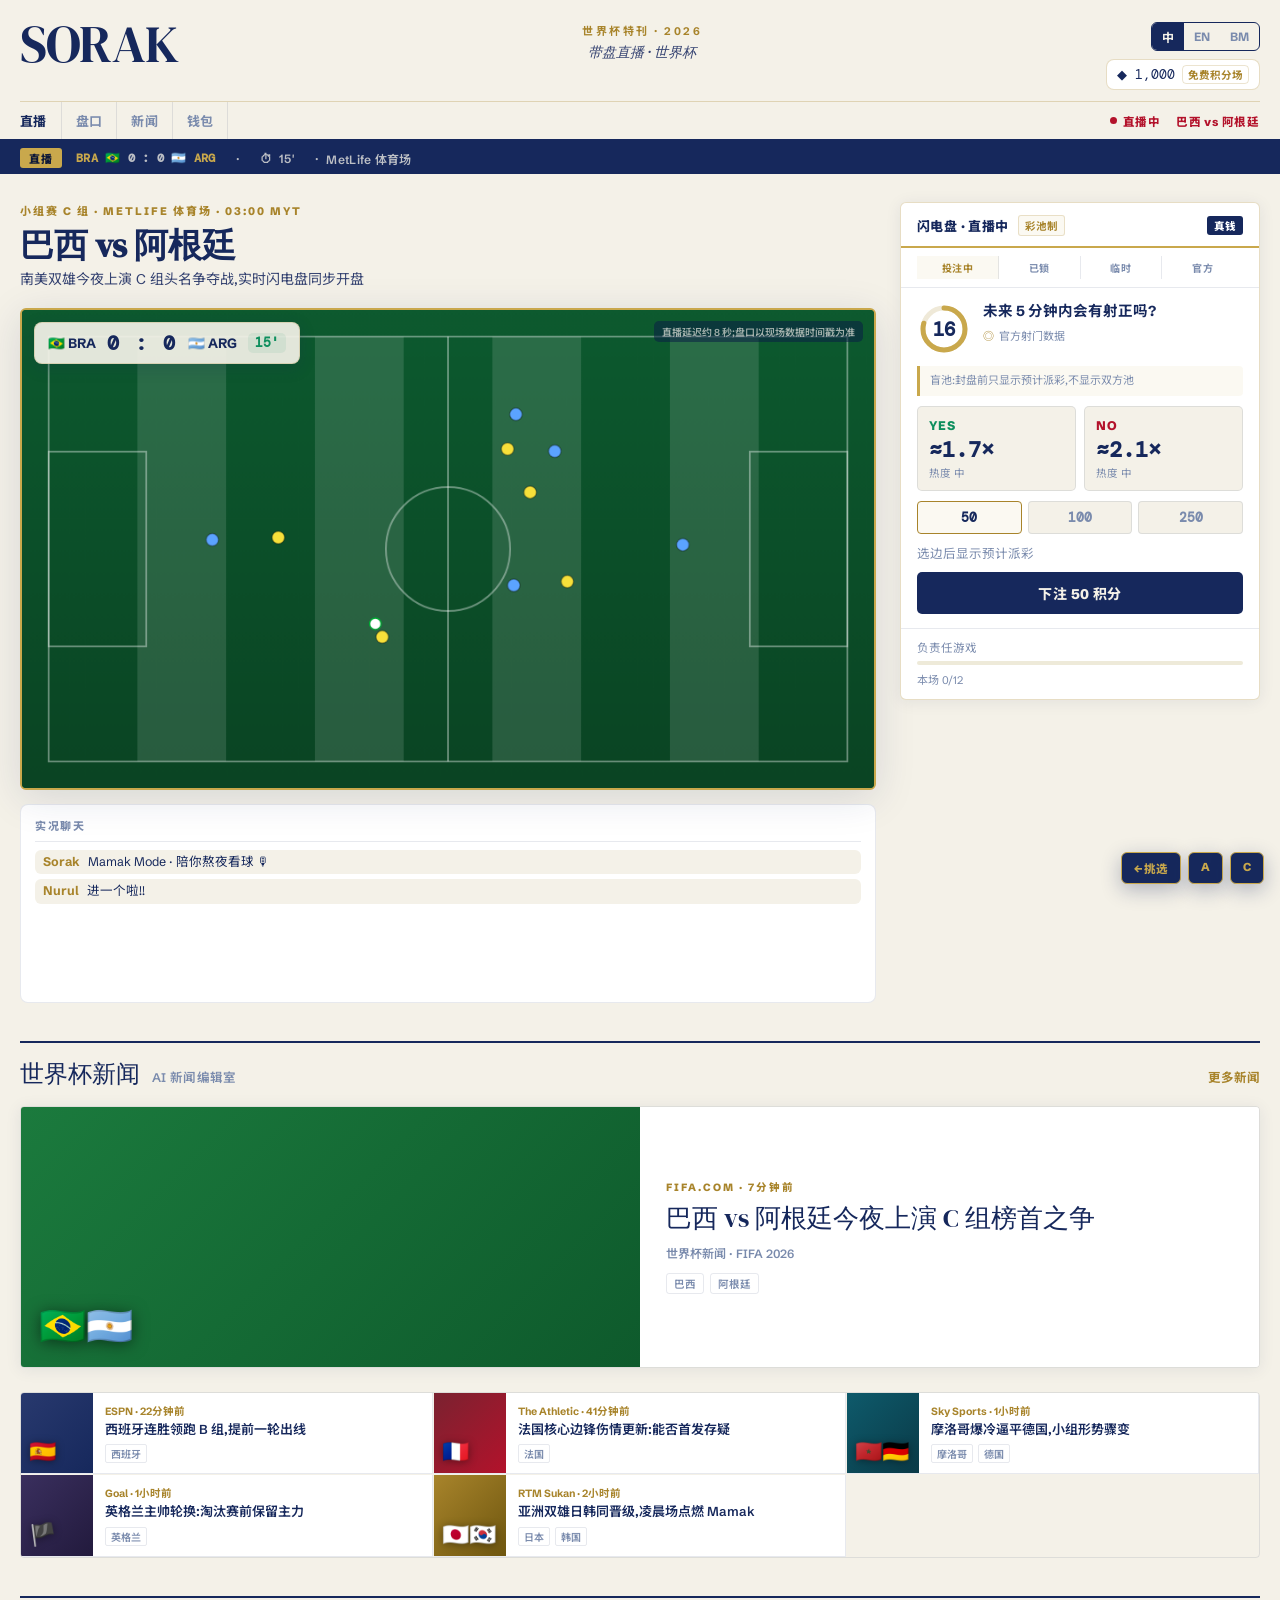
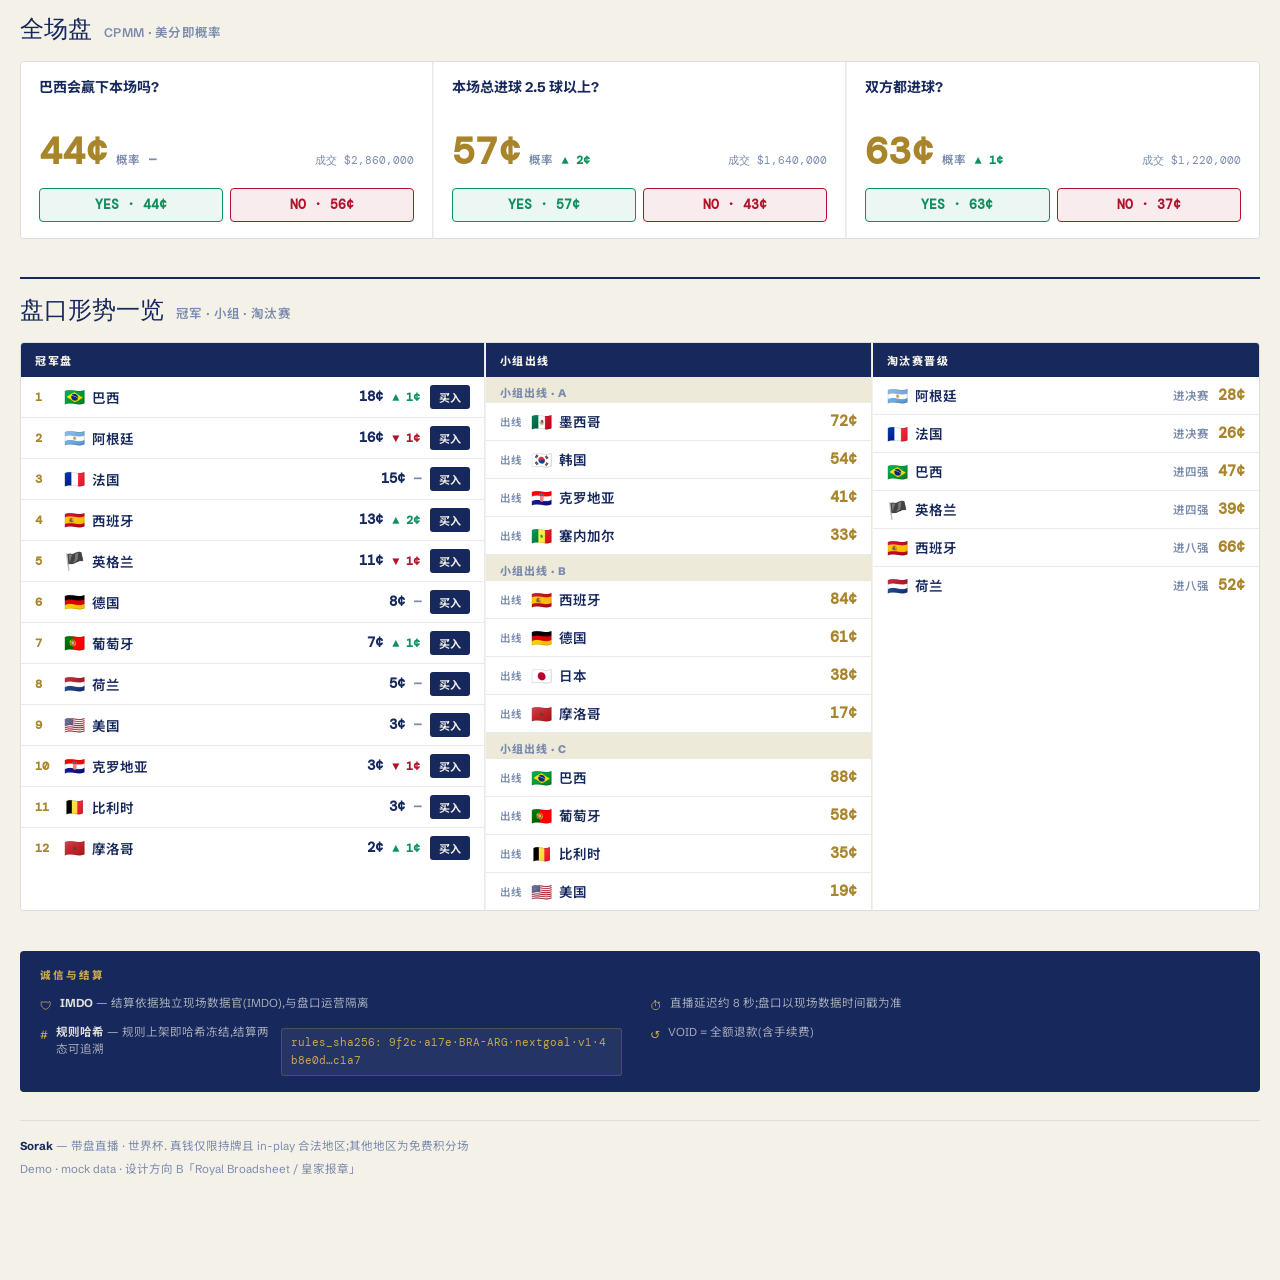
<file: wc/b-broadsheet.html>
<!doctype html>
<html lang="zh">
<head>
<meta charset="utf-8">
<meta name="viewport" content="width=device-width,initial-scale=1">
<title>Sorak · 世界杯特刊 — Royal Broadsheet</title>
<link rel="preconnect" href="https://fonts.googleapis.com">
<link href="https://fonts.googleapis.com/css2?family=DM+Serif+Display:ital@0;1&family=Schibsted+Grotesk:wght@400;500;600;700;800&family=DM+Mono:wght@400;500&family=Noto+Sans+SC:wght@400;500;700&display=swap" rel="stylesheet">
<style>
/* ============================================================
   SORAK · Demo B "Royal Broadsheet" — light cream editorial
   ============================================================ */
:root{
  --cream:#F4F1E8; --cream-2:#EEEAD9; --white:#FFFFFF;
  --navy:#16285C; --navy-2:#1B2E66; --navy-3:#0D1838;
  --gold:#C9A84C; --gold-deep:#A8842B; --gold-line:rgba(168,132,43,.22);
  --gold-bg:rgba(201,168,76,.07);
  --yes:#0E8F5E; --yes-bg:rgba(14,143,94,.08);
  --no:#B3122B; --no-bg:rgba(179,18,43,.08);
  --ink:var(--navy); --ink-2:#334170; --ink-mut:#7A8BAD;
  --rule:rgba(22,40,92,.1); --rule-gold:rgba(168,132,43,.28);
  --shadow:0 2px 16px rgba(22,40,92,.08);
  --shadow-lg:0 8px 40px rgba(22,40,92,.13);
}
*{box-sizing:border-box;margin:0;padding:0}
html{background:var(--cream);color:var(--navy)}
body{min-height:100vh;font-family:"Schibsted Grotesk","Noto Sans SC",system-ui,sans-serif;
  -webkit-font-smoothing:antialiased;background:var(--cream)}
.serif{font-family:"DM Serif Display",serif}
.mono{font-family:"DM Mono",ui-monospace,monospace;font-variant-numeric:tabular-nums}
a{color:inherit;text-decoration:none}
button{font-family:inherit;cursor:pointer;border:none;background:none;color:inherit}

/* ---- Masthead ---- */
.masthead{border-bottom:3px solid var(--navy);padding:0 0 0}
.mast-top{max-width:1320px;margin:0 auto;padding:18px 20px 0;
  display:flex;align-items:flex-start;gap:16px}
.mast-wordmark{font-family:"DM Serif Display",serif;font-size:52px;letter-spacing:-1px;
  line-height:1;color:var(--navy);flex:0 0 auto}
.mast-center{flex:1;display:flex;flex-direction:column;align-items:center;padding-top:4px}
.mast-dateline{font-size:11px;letter-spacing:2.5px;text-transform:uppercase;
  color:var(--gold-deep);font-weight:700;margin-bottom:4px}
.mast-edition{font-family:"DM Serif Display",serif;font-size:14px;color:var(--ink-2);
  font-style:italic}
.mast-right{display:flex;flex-direction:column;align-items:flex-end;gap:8px;padding-top:4px}
.lang{display:flex;border:1.5px solid var(--navy);border-radius:6px;overflow:hidden}
.lang button{padding:5px 10px;font-size:12px;font-weight:700;color:var(--ink-mut)}
.lang button.on{background:var(--navy);color:var(--cream)}
.mast-wallet{display:flex;align-items:center;gap:7px;font-size:13px;
  border:1px solid var(--rule-gold);border-radius:8px;padding:5px 10px;background:var(--white)}
.mast-wallet .bal{font-weight:700;font-family:"DM Mono",monospace}
.mast-wallet .free{font-size:10.5px;color:var(--gold-deep);border:1px solid var(--gold-line);
  border-radius:4px;padding:1px 5px;font-weight:700}
.mast-rule-bar{max-width:1320px;margin:0 auto;padding:0 20px}
.mast-rule-bar hr{border:none;border-top:1px solid var(--rule-gold);margin:11px 0 0}
.mast-nav{max-width:1320px;margin:0 auto;padding:0 20px;
  display:flex;align-items:center;gap:0;border-top:none}
.mast-nav a{padding:9px 14px;font-size:13px;font-weight:700;color:var(--ink-mut);
  border-right:1px solid var(--rule);letter-spacing:.3px}
.mast-nav a:first-child{padding-left:0}
.mast-nav a.on{color:var(--navy)}
.mast-nav a:hover{color:var(--navy)}
.mast-live-chip{margin-left:auto;display:flex;align-items:center;gap:6px;font-size:11.5px;
  font-weight:800;letter-spacing:.8px;color:var(--no)}
.mast-live-chip .d{width:7px;height:7px;border-radius:50%;background:var(--no);
  animation:blink 1.3s infinite}
@keyframes blink{50%{opacity:.25}}
@media(max-width:820px){
  .mast-wordmark{font-size:38px}
  .mast-nav{display:none}
}

/* ---- Ticker ---- */
.ticker{background:var(--navy);color:var(--cream);
  font-size:12px;font-weight:600;letter-spacing:.3px;padding:6px 0;overflow:hidden}
.ticker-inner{max-width:1320px;margin:0 auto;padding:0 20px;
  display:flex;gap:0;align-items:center;white-space:nowrap;overflow:hidden}
.ticker-label{background:var(--gold);color:var(--navy-3);font-weight:800;font-size:11px;
  letter-spacing:1px;padding:2px 9px;border-radius:3px;margin-right:14px;flex:0 0 auto;text-transform:uppercase}
.ticker-scores{display:flex;gap:20px;overflow:hidden}
.ticker-item{display:flex;gap:7px;align-items:center;color:rgba(244,241,232,.75)}
.ticker-item b{color:var(--gold);font-family:"DM Mono",monospace}

/* ---- Page body ---- */
.page{max-width:1320px;margin:0 auto;padding:28px 20px 100px}

/* ---- Match report block (wide lead) ---- */
.match-report{display:grid;grid-template-columns:1fr 360px;gap:24px;margin-bottom:36px;align-items:start}
@media(max-width:1020px){.match-report{grid-template-columns:1fr}}

.report-left{}
.report-kicker{font-size:11px;font-weight:800;letter-spacing:2px;text-transform:uppercase;
  color:var(--gold-deep);margin-bottom:8px}
.report-headline{font-family:"DM Serif Display",serif;font-size:34px;line-height:1.15;
  color:var(--navy);margin-bottom:4px}
.report-sub{font-size:14px;color:var(--ink-2);margin-bottom:18px;line-height:1.5}
/* framed canvas panel */
.canvas-frame{border:2px solid var(--gold);border-radius:6px;overflow:hidden;
  box-shadow:var(--shadow-lg);background:#0d5a2f;position:relative;aspect-ratio:16/9}
.canvas-frame canvas{width:100%;height:100%;display:block}
.cf-scorebar{position:absolute;left:12px;top:12px;
  background:rgba(244,241,232,.93);border:1px solid var(--gold-line);border-radius:8px;
  padding:7px 13px;display:flex;align-items:center;gap:11px;
  box-shadow:0 4px 16px rgba(22,40,92,.2)}
.cf-scorebar .tm{display:flex;align-items:center;gap:6px;font-weight:700;font-size:13.5px;color:var(--navy)}
.cf-scorebar .sc{font-family:"DM Mono",monospace;font-size:20px;font-weight:600;color:var(--navy);letter-spacing:2px}
.cf-scorebar .clk{font-family:"DM Mono",monospace;font-size:12.5px;font-weight:700;
  color:var(--yes);background:var(--yes-bg);padding:2px 7px;border-radius:5px}
.cf-delay{position:absolute;right:11px;top:11px;font-size:10px;color:rgba(244,241,232,.65);
  background:rgba(10,30,70,.55);border-radius:5px;padding:3px 8px;font-weight:600}
.cf-goal{position:absolute;inset:0;display:none;align-items:center;justify-content:center;
  background:radial-gradient(circle,rgba(201,168,76,.45),rgba(22,40,92,.5));z-index:5}
.cf-goal b{font-family:"DM Serif Display",serif;font-size:60px;color:#fff;
  text-shadow:0 4px 20px rgba(201,168,76,.9);animation:gflash .45s}
@keyframes gflash{from{transform:scale(.5);opacity:0}}
.cf-host{position:absolute;left:50%;bottom:14px;transform:translateX(-50%);display:none;
  background:var(--gold);color:var(--navy-3);font-weight:800;font-size:13px;
  padding:8px 15px;border-radius:9px;box-shadow:0 8px 24px rgba(0,0,0,.3);
  max-width:86%;text-align:center;white-space:nowrap}
/* under-canvas: chat strip */
.chat-strip{margin-top:14px;border:1px solid var(--rule);border-radius:8px;
  background:var(--white);padding:12px 14px}
.chat-strip .strip-h{font-size:11px;font-weight:800;letter-spacing:1.5px;text-transform:uppercase;
  color:var(--ink-mut);margin-bottom:8px;border-bottom:1px solid var(--rule);padding-bottom:8px}
.wcx-chat{height:140px;overflow-y:auto;display:flex;flex-direction:column;gap:5px;font-size:12.5px}
.wcx-msg{padding:4px 8px;background:var(--cream);border-radius:6px;line-height:1.35}
.wcx-msg b{color:var(--gold-deep);font-weight:700;margin-right:5px}

/* ---- Betting slip rail ---- */
.slip-rail{display:flex;flex-direction:column;gap:16px}

/* sticky on desktop */
@media(min-width:1021px){.slip-rail{position:sticky;top:16px}}

.slip-card{background:var(--white);border:1px solid var(--rule-gold);border-radius:6px;
  overflow:hidden;box-shadow:var(--shadow)}
.slip-head{padding:12px 16px 10px;border-bottom:2px solid var(--gold);
  display:flex;align-items:center;gap:9px}
.slip-head .sh-ttl{font-weight:800;font-size:13px;letter-spacing:.4px;color:var(--navy);text-transform:uppercase}
.slip-head .sh-badge{font-size:10.5px;font-weight:700;color:var(--gold-deep);
  border:1px solid var(--gold-line);border-radius:3px;padding:2px 6px;background:var(--gold-bg)}
.slip-head .sh-eng{margin-left:auto;font-size:10.5px;font-weight:800;color:var(--white);
  background:var(--navy);border-radius:3px;padding:2px 7px}
/* FSM steps */
.slip-fsm{display:flex;border-bottom:1px solid var(--rule);padding:8px 16px;gap:0}
.slip-fsm [data-step]{flex:1;text-align:center;font-size:10px;font-weight:700;
  color:var(--ink-mut);letter-spacing:.5px;padding:4px 2px;border-right:1px solid var(--rule);
  text-transform:uppercase;transition:.15s}
.slip-fsm [data-step]:last-child{border-right:none}
.slip-fsm [data-step].on{color:var(--gold-deep);background:var(--gold-bg)}
/* pool body */
.wcx-pool{padding:14px 16px}
.pool-q-row{display:flex;gap:12px;align-items:flex-start;margin-bottom:10px}
/* countdown ring */
.ringwrap{position:relative;width:54px;height:54px;flex:0 0 54px}
.ringwrap svg{transform:rotate(-90deg)}
.wcx-ring-num{position:absolute;inset:0;display:flex;align-items:center;justify-content:center;
  font-family:"DM Mono",monospace;font-size:19px;font-weight:600;color:var(--navy)}
.wcx-fq{font-size:14.5px;font-weight:700;line-height:1.3;color:var(--navy);flex:1}
.wcx-src{font-size:11px;color:var(--ink-mut);margin-top:6px;display:flex;align-items:center;gap:5px}
.wcx-src::before{content:"◎";color:var(--gold-deep)}
.slip-blind{font-size:11px;color:var(--ink-mut);margin:6px 0 10px;
  line-height:1.45;padding:7px 10px;background:var(--gold-bg);
  border-left:3px solid var(--gold);border-radius:0 4px 4px 0}
/* YES/NO side buttons */
.slip-sides{display:grid;grid-template-columns:1fr 1fr;gap:8px;margin-bottom:10px}
.wcx-side{border:1.5px solid var(--rule);border-radius:5px;padding:10px 11px;
  text-align:left;background:var(--cream);transition:.15s}
.wcx-side .lab{font-size:12.5px;font-weight:800;letter-spacing:.8px}
.wcx-side[data-side=yes] .lab{color:var(--yes)}
.wcx-side[data-side=no] .lab{color:var(--no)}
.wcx-side .wcx-mult{display:block;font-family:"DM Mono",monospace;font-size:22px;
  font-weight:600;margin-top:2px;color:var(--navy)}
.wcx-side .wcx-heat{display:block;font-size:10.5px;color:var(--ink-mut);margin-top:1px}
.wcx-side.on[data-side=yes]{border-color:var(--yes);background:var(--yes-bg)}
.wcx-side.on[data-side=no]{border-color:var(--no);background:var(--no-bg)}
/* chips */
.slip-chips{display:flex;gap:6px;margin-bottom:9px}
.wcx-chip{flex:1;padding:7px;border:1px solid var(--rule);border-radius:4px;
  font-size:13px;font-weight:700;font-family:"DM Mono",monospace;color:var(--ink-mut);
  background:var(--cream);transition:.12s}
.wcx-chip.on{border-color:var(--gold-deep);color:var(--navy);background:var(--gold-bg)}
.wcx-potential{font-size:12.5px;color:var(--ink-mut);min-height:18px;margin-bottom:10px}
.wcx-potential b{color:var(--navy);font-family:"DM Mono",monospace;font-size:14px;font-weight:700}
.wcx-go{width:100%;padding:11px;border-radius:5px;font-size:14px;font-weight:800;
  background:var(--navy);color:var(--cream);letter-spacing:.4px;transition:.15s}
.wcx-go:hover:not(:disabled){background:var(--navy-2)}
.wcx-go:disabled{opacity:.45;cursor:not-allowed}
.wcx-state{display:none;margin-top:10px;padding:9px 12px;border-radius:5px;
  font-weight:700;font-size:13.5px;text-align:center}
.wcx-state.win{background:var(--yes-bg);color:var(--yes);border:1px solid rgba(14,143,94,.3)}
.wcx-state.lose{background:var(--no-bg);color:var(--no);border:1px solid rgba(179,18,43,.25)}
.wcx-state.lock{background:var(--gold-bg);color:var(--gold-deep);border:1px solid var(--gold-line)}
/* cooldown */
.wcx-cool{display:none;padding:28px 18px;text-align:center;background:var(--cream)}
.wcx-cool .cool-t{font-family:"DM Serif Display",serif;font-size:20px;color:var(--navy);margin-bottom:6px}
.wcx-cd{font-family:"DM Mono",monospace;font-size:44px;color:var(--gold-deep);
  display:block;margin:8px 0}
.wcx-cool .cool-sub{font-size:11.5px;color:var(--ink-mut)}
/* RG */
.slip-rg{padding:10px 16px 12px;border-top:1px solid var(--rule);font-size:11.5px;color:var(--ink-mut)}
.rg-track{height:4px;background:var(--cream-2);border-radius:999px;overflow:hidden;margin:6px 0}
.wcx-rgbar{height:100%;width:0;background:linear-gradient(90deg,var(--yes),var(--gold-deep));transition:width .4s}
.wcx-rgtxt{font-size:11px;color:var(--ink-mut)}

/* ---- Divider / section heads ---- */
.sec{margin-top:38px}
.sec-rule{border:none;border-top:2px solid var(--navy);margin-bottom:14px}
.sec-h{display:flex;align-items:baseline;gap:12px;margin-bottom:16px}
.sec-h h2{font-family:"DM Serif Display",serif;font-size:24px;font-weight:400;color:var(--navy)}
.sec-h .sub{color:var(--ink-mut);font-size:12.5px;font-weight:600;letter-spacing:.3px}
.sec-h .more{margin-left:auto;font-size:12.5px;color:var(--gold-deep);font-weight:700}
.sec-h .more:hover{text-decoration:underline}
.gold-rule{border:none;border-top:1px solid var(--rule-gold);margin:0 0 16px}

/* ---- News editorial ---- */
/* Lead story */
.news-lead{display:grid;grid-template-columns:1fr 1fr;gap:0;
  border:1px solid var(--rule);border-radius:4px;overflow:hidden;margin-bottom:24px;
  box-shadow:var(--shadow)}
@media(max-width:700px){.news-lead{grid-template-columns:1fr}}
.lead-thumb{background:#1B7A3D;min-height:260px;display:flex;align-items:flex-end;padding:18px}
.lead-flags{font-size:38px;filter:drop-shadow(0 2px 8px rgba(0,0,0,.5))}
.lead-body{background:var(--white);padding:24px 26px;display:flex;flex-direction:column;justify-content:center}
.lead-kicker{font-size:10.5px;font-weight:800;letter-spacing:2px;text-transform:uppercase;
  color:var(--gold-deep);margin-bottom:8px}
.lead-title{font-family:"DM Serif Display",serif;font-size:26px;line-height:1.25;
  color:var(--navy);margin-bottom:10px}
.lead-meta{font-size:12px;color:var(--ink-mut);font-weight:600}
.lead-tags{display:flex;gap:6px;margin-top:12px;flex-wrap:wrap}
.lead-tags span{font-size:10.5px;color:var(--ink-mut);border:1px solid var(--rule);
  border-radius:3px;padding:2px 7px;font-weight:600}
/* Secondary news list */
.news-list{display:grid;grid-template-columns:repeat(3,1fr);gap:1px;
  border:1px solid var(--rule);border-radius:4px;overflow:hidden}
@media(max-width:900px){.news-list{grid-template-columns:1fr 1fr}}
@media(max-width:560px){.news-list{grid-template-columns:1fr}}
.wc-news{display:flex;flex-direction:row;gap:0;background:var(--white);
  border-right:1px solid var(--rule);border-bottom:1px solid var(--rule);
  transition:.14s;align-items:stretch}
.wc-news:hover{background:var(--cream)}
.wc-news-thumb{width:72px;min-width:72px;display:flex;align-items:flex-end;padding:8px}
.wc-news-flags{font-size:22px;filter:drop-shadow(0 1px 4px rgba(0,0,0,.4))}
.wc-news-body{padding:10px 12px;flex:1;display:flex;flex-direction:column;justify-content:center}
.wc-news-src{font-size:10.5px;color:var(--gold-deep);font-weight:700;margin-bottom:3px}
.wc-news-title{font-size:13px;font-weight:600;line-height:1.35;color:var(--navy)}
.wc-news-tags{display:flex;gap:5px;margin-top:6px;flex-wrap:wrap}
.wc-news-tags span{font-size:10px;color:var(--ink-mut);border:1px solid var(--rule);
  border-radius:2px;padding:1px 5px;font-weight:600}

/* ---- Full-match CPMM ---- */
.fm-grid{display:grid;grid-template-columns:repeat(3,1fr);gap:1px;
  border:1px solid var(--rule);border-radius:4px;overflow:hidden}
@media(max-width:700px){.fm-grid{grid-template-columns:1fr}}
.wc-mcard{background:var(--white);padding:16px 18px;border-right:1px solid var(--rule)}
.wc-mcard:last-child{border-right:none}
.wc-mq{font-size:14px;font-weight:700;line-height:1.3;color:var(--navy);min-height:38px;margin-bottom:10px}
.wc-mrow{display:flex;align-items:baseline;gap:8px;margin-bottom:12px;flex-wrap:wrap}
.wc-cents{font-family:"DM Mono",monospace;font-weight:600;color:var(--navy)}
.wc-cents.big{font-size:38px;color:var(--gold-deep)}
.wc-cents.sm{font-size:15px;color:var(--gold-deep)}
.wc-clab{font-size:11.5px;color:var(--ink-mut);font-weight:600;letter-spacing:.3px}
.wc-chg{font-size:12px;font-weight:700;font-family:"DM Mono",monospace}
.wc-chg.up{color:var(--yes)}.wc-chg.down{color:var(--no)}.wc-chg.flat{color:var(--ink-mut)}
.wc-vol{margin-left:auto;font-size:11px;color:var(--ink-mut);font-family:"DM Mono",monospace}
.wc-duo{display:grid;grid-template-columns:1fr 1fr;gap:7px}
.wc-pill{padding:8px 6px;border-radius:4px;font-size:12.5px;font-weight:700;
  font-family:"DM Mono",monospace;border:1.5px solid currentColor;transition:.12s}
.wc-pill.yes{color:var(--yes);background:var(--yes-bg)}
.wc-pill.no{color:var(--no);background:var(--no-bg)}
.wc-pill:hover{opacity:.8}

/* ---- Form guide tables (champion / groups / knockout) ---- */
.form-cols{display:grid;grid-template-columns:1.2fr 1fr 1fr;gap:1px;
  border:1px solid var(--rule);border-radius:4px;overflow:hidden}
@media(max-width:900px){.form-cols{grid-template-columns:1fr}}
.form-block{background:var(--white);border-right:1px solid var(--rule)}
.form-block:last-child{border-right:none}
.form-block-h{background:var(--navy);color:var(--cream);font-size:11px;font-weight:800;
  letter-spacing:1.5px;text-transform:uppercase;padding:9px 14px}
.wc-row{display:flex;align-items:center;gap:9px;padding:8px 14px;
  border-bottom:1px solid var(--rule);font-size:13.5px}
.wc-row:last-child{border-bottom:none}
.wc-row:hover{background:var(--cream)}
.wc-rank{width:20px;color:var(--gold-deep);font-family:"DM Mono",monospace;font-size:12px;font-weight:700}
.wc-team{display:flex;align-items:center;gap:7px;font-weight:600;color:var(--navy)}
.wc-flag{font-size:17px}
.wc-cents.right{margin-left:auto}
.wc-row .wc-cents{margin-left:auto}
.wc-mini-buy{font-size:11px;font-weight:700;color:var(--cream);
  background:var(--navy);border-radius:3px;padding:4px 9px;transition:.12s}
.wc-mini-buy:hover{background:var(--navy-2)}
.wc-grp-h{font-size:11px;font-weight:800;letter-spacing:1px;text-transform:uppercase;
  color:var(--ink-mut);padding:7px 14px 3px;background:var(--cream-2)}
.wc-grow-lab{font-size:10.5px;color:var(--ink-mut);font-weight:600}
.wc-ko-stage{margin-left:auto;font-size:11.5px;color:var(--ink-mut);font-weight:600;
  text-align:right;flex:1}
.wc-grp{border-bottom:1px solid var(--rule)}
.wc-grp:last-child{border-bottom:none}

/* ---- Assurance / integrity strip ---- */
.assurance{background:var(--navy);color:rgba(244,241,232,.7);
  margin-top:40px;border-radius:4px;padding:16px 20px;font-size:12px;line-height:1.7}
.assurance-h{font-size:10.5px;font-weight:800;letter-spacing:2px;text-transform:uppercase;
  color:var(--gold);margin-bottom:10px}
.assurance-grid{display:grid;grid-template-columns:repeat(2,1fr);gap:8px 20px}
@media(max-width:600px){.assurance-grid{grid-template-columns:1fr}}
.assurance-item{display:flex;gap:8px;align-items:flex-start}
.assurance-item .ic{color:var(--gold);flex:0 0 auto;margin-top:1px}
.assurance-item p{color:rgba(244,241,232,.65);font-size:11.5px;line-height:1.5}
.assurance-item b{color:rgba(244,241,232,.9)}
.hashbox{font-family:"DM Mono",monospace;font-size:10.5px;color:var(--gold);
  background:rgba(255,255,255,.06);border:1px solid rgba(201,168,76,.25);
  border-radius:3px;padding:5px 9px;margin-top:4px;word-break:break-all}

/* ---- Footer ---- */
.foot{margin-top:28px;padding-top:16px;border-top:1px solid var(--rule);
  font-size:11.5px;color:var(--ink-mut);line-height:1.7}
.foot b{color:var(--navy);font-weight:700}

/* ---- Toast ---- */
.wcx-toast{position:fixed;left:50%;bottom:28px;
  transform:translateX(-50%) translateY(20px);
  background:var(--navy);border:1px solid var(--gold);
  color:var(--cream);padding:10px 18px;border-radius:6px;
  font-weight:700;opacity:0;pointer-events:none;transition:.22s;
  z-index:60;box-shadow:0 12px 36px rgba(22,40,92,.4);font-size:13.5px}
.wcx-toast.on{opacity:1;transform:translateX(-50%) translateY(0)}

/* ---- Demo switcher ---- */
.demo-switch{position:fixed;right:16px;bottom:16px;z-index:50;display:flex;gap:7px}
.demo-switch a{font-size:11.5px;font-weight:800;background:var(--navy);
  border:1.5px solid var(--gold);color:var(--gold);
  padding:7px 12px;border-radius:6px;box-shadow:0 6px 20px rgba(22,40,92,.3)}
.demo-switch a:hover{background:var(--navy-2)}

/* ---- Scrollbar ---- */
.wcx-chat::-webkit-scrollbar{width:4px}
.wcx-chat::-webkit-scrollbar-track{background:transparent}
.wcx-chat::-webkit-scrollbar-thumb{background:var(--rule);border-radius:2px}
</style>
</head>
<body>

<!-- ======== MASTHEAD ======== -->
<div class="masthead">
  <div class="mast-top">
    <div class="mast-wordmark serif">SORAK</div>
    <div class="mast-center">
      <div class="mast-dateline" id="m-dateline">世界杯特刊 · 2026</div>
      <div class="mast-edition serif" id="m-edition">带盘直播 · 世界杯</div>
    </div>
    <div class="mast-right">
      <div class="lang" id="lang">
        <button data-l="zh">中</button>
        <button data-l="en">EN</button>
        <button data-l="ms">BM</button>
      </div>
      <div class="mast-wallet">
        <span class="mono">◆ <span class="wcx-bal">1,000</span></span>
        <span class="free" data-t="free_badge">免费积分场</span>
      </div>
    </div>
  </div>
  <div class="mast-rule-bar"><hr></div>
  <nav class="mast-nav">
    <a class="on" data-t="nav_live">直播</a>
    <a data-t="nav_markets">盘口</a>
    <a data-t="nav_news">新闻</a>
    <a data-t="nav_wallet">钱包</a>
    <div class="mast-live-chip">
      <span class="d"></span>
      <span data-t="live_now">LIVE</span>
      &nbsp;<span id="live-match-ticker"></span>
    </div>
  </nav>
</div>

<!-- ======== TICKER ======== -->
<div class="ticker">
  <div class="ticker-inner">
    <span class="ticker-label" id="t-live-label">直播</span>
    <div class="ticker-scores">
      <span class="ticker-item"><b>BRA 🇧🇷</b><span id="tk-score" style="font-family:'DM Mono',monospace">0 : 0</span><b>🇦🇷 ARG</b></span>
      <span class="ticker-item">·</span>
      <span class="ticker-item">⏱ <span id="tk-clock">12'</span></span>
      <span class="ticker-item">· <span id="tk-venue"></span></span>
    </div>
  </div>
</div>

<!-- ======== PAGE BODY ======== -->
<div class="page">

  <!-- ===== MATCH REPORT + BETTING SLIP ===== -->
  <div class="match-report">

    <!-- Left: canvas + chat -->
    <div class="report-left">
      <div class="report-kicker" id="rpt-kicker">小组赛 C 组 · METLIFE 体育场 · 03:00 MYT</div>
      <h1 class="report-headline serif" id="rpt-headline">巴西 vs 阿根廷</h1>
      <p class="report-sub" id="rpt-sub">南美双雄今夜上演 C 组头名争夺战,实时闪电盘同步开盘</p>

      <!-- The framed pitch canvas -->
      <div class="canvas-frame">
        <canvas class="wcx-canvas" width="960" height="540"></canvas>
        <div class="cf-scorebar">
          <span class="tm" id="s-home"></span>
          <span class="sc wcx-score">0 : 0</span>
          <span class="tm" id="s-away"></span>
          <span class="clk wcx-clock">12'</span>
        </div>
        <div class="cf-delay" data-t="delay_note">~8s delay</div>
        <div class="cf-goal wcx-goal"><b>GOAL</b></div>
        <div class="cf-host wcx-host"></div>
      </div>

      <!-- Chat strip -->
      <div class="chat-strip">
        <div class="strip-h" id="chat-h">实况聊天</div>
        <div class="wcx-chat"></div>
      </div>
    </div>

    <!-- Right: betting slip rail -->
    <aside class="slip-rail">
      <div class="slip-card">
        <div class="slip-head">
          <span class="sh-ttl" data-t="sec_flash">闪电盘</span>
          <span class="sh-badge" data-t="pari">彩池制</span>
          <span class="sh-eng wcx-eng">免费积分</span>
        </div>
        <!-- FSM -->
        <div class="slip-fsm wcx-fsm">
          <span data-step data-t="fsm_open">投注中</span>
          <span data-step data-t="fsm_lock">已锁</span>
          <span data-step data-t="fsm_prov">临时</span>
          <span data-step data-t="fsm_official">官方</span>
        </div>
        <!-- Pool body -->
        <div class="wcx-pool">
          <div class="pool-q-row">
            <div class="ringwrap">
              <svg width="54" height="54">
                <circle cx="27" cy="27" r="21" fill="none" stroke="rgba(168,132,43,.18)" stroke-width="5"/>
                <circle class="wcx-ring-fg" cx="27" cy="27" r="21" fill="none"
                  stroke="#C9A84C" stroke-width="5" stroke-linecap="round"
                  stroke-dasharray="131.9" stroke-dashoffset="0"/>
              </svg>
              <span class="wcx-ring-num">20</span>
            </div>
            <div style="flex:1">
              <div class="wcx-fq">—</div>
              <div class="wcx-src"></div>
            </div>
          </div>

          <div class="slip-blind" data-t="blind_pool">盲池:封盘前只显示预计派彩,不显示双方池</div>

          <div class="slip-sides">
            <button class="wcx-side" data-side="yes">
              <span class="lab" data-t="yes">YES</span>
              <span class="wcx-mult">≈—×</span>
              <span class="wcx-heat"></span>
            </button>
            <button class="wcx-side" data-side="no">
              <span class="lab" data-t="no">NO</span>
              <span class="wcx-mult">≈—×</span>
              <span class="wcx-heat"></span>
            </button>
          </div>

          <div class="slip-chips">
            <button class="wcx-chip on" data-amt="50">50</button>
            <button class="wcx-chip" data-amt="100">100</button>
            <button class="wcx-chip" data-amt="250">250</button>
          </div>

          <div class="wcx-potential" data-t="pick_side">选边后显示预计派彩</div>
          <button class="wcx-go" data-t="bet">下注</button>
          <div class="wcx-state"></div>
        </div>

        <!-- Cooldown overlay -->
        <div class="wcx-cool">
          <div class="cool-t serif" data-t="cooldown_t">歇一歇,喝杯 teh tarik</div>
          <span class="wcx-cd">12</span>
          <div class="cool-sub" data-t="rg_cool">连续 6 盘后自动冷却</div>
        </div>

        <!-- RG meter -->
        <div class="slip-rg">
          <div data-t="rg_title">负责任游戏</div>
          <div class="rg-track"><div class="wcx-rgbar"></div></div>
          <div class="wcx-rgtxt"><span data-t="rg_title" style="display:none"></span>本场 <span class="wcx-played">0</span>/12</div>
        </div>
      </div>
    </aside>
  </div>

  <!-- ===== NEWS ===== -->
  <div class="sec">
    <hr class="sec-rule">
    <div class="sec-h">
      <h2 data-t="sec_news">世界杯新闻</h2>
      <span class="sub" id="news-edition-label">AI 新闻编辑室</span>
      <a class="more" data-t="more_news">更多新闻 →</a>
    </div>

    <!-- Lead story (first item from NEWS) -->
    <div class="news-lead" id="news-lead"></div>

    <!-- Secondary stories -->
    <div class="news-list" id="news-secondary"></div>
  </div>

  <!-- ===== FULL-MATCH CPMM ===== -->
  <div class="sec">
    <hr class="sec-rule">
    <div class="sec-h">
      <h2 data-t="sec_fullmatch">全场盘</h2>
      <span class="sub" id="fm-sub">CPMM · 美分即概率</span>
    </div>
    <div class="fm-grid" id="fm"></div>
  </div>

  <!-- ===== FORM GUIDE (champion / groups / knockout) ===== -->
  <div class="sec">
    <hr class="sec-rule">
    <div class="sec-h">
      <h2 id="form-h">盘口形势一览</h2>
      <span class="sub" id="form-sub">冠军 · 小组 · 淘汰赛</span>
    </div>
    <div class="form-cols">
      <div class="form-block">
        <div class="form-block-h" data-t="sec_champion">冠军盘</div>
        <div id="champ"></div>
      </div>
      <div class="form-block">
        <div class="form-block-h" data-t="sec_groups">小组出线</div>
        <div id="groups"></div>
      </div>
      <div class="form-block">
        <div class="form-block-h" data-t="sec_knockout">淘汰赛晋级</div>
        <div id="ko"></div>
      </div>
    </div>
  </div>

  <!-- ===== ASSURANCE STRIP ===== -->
  <div class="assurance" id="assurance">
    <div class="assurance-h" data-t="integrity">诚信与结算</div>
    <div class="assurance-grid" id="assurance-grid"></div>
  </div>

  <!-- ===== FOOTER ===== -->
  <div class="foot">
    <div><b>Sorak</b> — <span data-t="brand_tag">带盘直播 · 世界杯</span>. <span data-t="region_note"></span></div>
    <div style="margin-top:4px">Demo · mock data · 设计方向 B「Royal Broadsheet / 皇家报章」</div>
  </div>

</div><!-- /page -->

<div class="demo-switch">
  <a href="./index.html">← 挑选</a>
  <a href="./a-stadium.html">A</a>
  <a href="./c-mobile.html">C</a>
</div>

<script src="./wc-data.js"></script>
<script src="./wc-engine.js"></script>
<script>
(function(){
  var W = window.WC, E = window.WCEngine;
  var lang = E.langFromUrl();

  /* ---- extra i18n not in the shared dict ---- */
  var EX = {
    chat_live:     { zh: '实况聊天',       en: 'Live chat',          ms: 'Sembang' },
    ai_newsroom:   { zh: 'AI 新闻编辑室',   en: 'AI Newsroom',        ms: 'Bilik Berita AI' },
    fm_sub:        { zh: 'CPMM · 美分即概率', en: 'CPMM · cents = probability', ms: 'CPMM · sen = peluang' },
    form_h:        { zh: '盘口形势一览',     en: 'Market Form Guide',  ms: 'Panduan Pasaran' },
    form_sub:      { zh: '冠军 · 小组 · 淘汰赛', en: 'Winner · Groups · Knockout', ms: 'Juara · Kumpulan · Kalah Mati' },
    dateline_zh:   { zh: '世界杯特刊 · 2026',  en: 'World Cup Special · 2026', ms: 'Edisi Khas · 2026' },
    sub_bravarg:   { zh: '南美双雄今夜上演 C 组头名争夺战,实时闪电盘同步开盘',
                     en: 'South American giants battle for Group C leadership — flash markets open live',
                     ms: 'Raksasa Amerika Selatan berebut puncak Kumpulan C — pasaran kilat dibuka' },
    void_note:     { zh: 'VOID = 全额退款(含手续费)', en: 'VOID = full refund incl. rake', ms: 'VOID = bayar balik penuh' },
    rules_hash_h:  { zh: '规则哈希', en: 'Rules hash', ms: 'Hash peraturan' },
  };
  function L(k){ return W.L(EX[k], lang); }

  /* ---- static i18n ---- */
  function applyStatic(){
    document.documentElement.lang = lang === 'zh' ? 'zh' : lang;
    document.querySelectorAll('[data-t]').forEach(function(el){
      var k = el.getAttribute('data-t'), v = W.t(k, lang);
      if(v && v !== k) el.textContent = v;
    });
    // lang toggle
    document.querySelectorAll('#lang button').forEach(function(b){
      b.classList.toggle('on', b.dataset.l === lang);
    });
    // masthead dateline / edition
    document.getElementById('m-dateline').textContent = L('dateline_zh');
    document.getElementById('m-edition').textContent  = W.t('brand_tag', lang);
    // ticker
    document.getElementById('t-live-label').textContent = W.t('nav_live', lang);
    // match hero elements
    var m = W.MATCH, h = W.TEAM[m.home], a = W.TEAM[m.away];
    var hn = h.flag + ' ' + (h[lang] || h.en);
    var an = a.flag + ' ' + (a[lang] || a.en);
    document.getElementById('rpt-kicker').textContent =
      (m.stage[lang] || m.stage.en) + ' · ' + (m.venue[lang] || m.venue.en).toUpperCase() + ' · ' + m.kickoff_my;
    document.getElementById('rpt-headline').textContent = (h[lang]||h.en) + ' vs ' + (a[lang]||a.en);
    document.getElementById('rpt-sub').textContent = L('sub_bravarg');
    document.getElementById('s-home').textContent = h.flag + ' ' + m.home;
    document.getElementById('s-away').textContent = a.flag + ' ' + m.away;
    document.getElementById('tk-venue').textContent = m.venue[lang] || m.venue.en;
    document.getElementById('live-match-ticker').textContent =
      (h[lang]||h.en) + ' vs ' + (a[lang]||a.en);
    // section labels
    document.getElementById('chat-h').textContent  = L('chat_live');
    document.getElementById('news-edition-label').textContent = L('ai_newsroom');
    document.getElementById('fm-sub').textContent  = L('fm_sub');
    document.getElementById('form-h').textContent  = L('form_h');
    document.getElementById('form-sub').textContent = L('form_sub');
  }

  /* ---- news: split lead + secondary ---- */
  function renderNews(){
    var items = W.NEWS;
    var ago = function(m){ return m < 60 ? m + W.L({zh:'分钟前',en:'m ago',ms:'m lalu'},lang) : Math.floor(m/60) + W.L({zh:'小时前',en:'h ago',ms:'j lalu'},lang); };
    // Lead story
    var n0 = items[0];
    var flags0 = n0.teams.map(function(t){return W.TEAM[t].flag;}).join('');
    var tags0  = n0.teams.map(function(t){return '<span>'+(W.TEAM[t][lang]||W.TEAM[t].en)+'</span>';}).join('');
    document.getElementById('news-lead').innerHTML =
      '<div class="lead-thumb" style="background:'+n0.grad+'"><span class="lead-flags">'+flags0+'</span></div>'+
      '<div class="lead-body">'+
        '<div class="lead-kicker">'+n0.src+' · '+ago(n0.mins)+'</div>'+
        '<div class="lead-title serif">'+(n0.title[lang]||n0.title.en)+'</div>'+
        '<div class="lead-meta">'+W.t('sec_news',lang)+' · FIFA 2026</div>'+
        '<div class="lead-tags">'+tags0+'</div>'+
      '</div>';
    // Secondary (rest)
    var sec = items.slice(1);
    document.getElementById('news-secondary').innerHTML = sec.map(function(n){
      var flags = n.teams.map(function(t){return W.TEAM[t].flag;}).join('');
      var tags  = n.teams.map(function(t){return '<span>'+(W.TEAM[t][lang]||W.TEAM[t].en)+'</span>';}).join('');
      return '<a class="wc-news" href="javascript:void(0)">'+
        '<div class="wc-news-thumb" style="background:'+n.grad+'"><span class="wc-news-flags">'+flags+'</span></div>'+
        '<div class="wc-news-body">'+
          '<div class="wc-news-src">'+n.src+' · '+ago(n.mins)+'</div>'+
          '<div class="wc-news-title">'+(n.title[lang]||n.title.en)+'</div>'+
          '<div class="wc-news-tags">'+tags+'</div>'+
        '</div></a>';
    }).join('');
  }

  /* ---- render all lists ---- */
  function renderLists(){
    document.getElementById('fm').innerHTML      = E.renderFullmatch(lang);
    document.getElementById('champ').innerHTML   = E.renderChampion(lang);
    document.getElementById('groups').innerHTML  = E.renderGroups(lang);
    document.getElementById('ko').innerHTML      = E.renderKnockout(lang);
    renderNews();
    // Assurance strip
    document.getElementById('assurance-grid').innerHTML =
      '<div class="assurance-item"><span class="ic">🛡</span><p><b>IMDO</b> — '+W.t('imdo',lang)+'</p></div>'+
      '<div class="assurance-item"><span class="ic">⏱</span><p>'+W.t('delay_note',lang)+'</p></div>'+
      '<div class="assurance-item"><span class="ic">#</span><p><b>'+L('rules_hash_h')+'</b> — '+W.t('rules_hash',lang)+
        '<div class="hashbox">rules_sha256: 9f2c·a17e·BRA-ARG·nextgoal·v1·4b8e0d…c1a7</div></p></div>'+
      '<div class="assurance-item"><span class="ic">↺</span><p>'+L('void_note')+'</p></div>';
  }

  /* ---- lang toggle ---- */
  document.getElementById('lang').addEventListener('click', function(e){
    var b = e.target.closest('button'); if(!b) return;
    localStorage.setItem('wc-lang', b.dataset.l);
    var u = new URL(location.href); u.searchParams.set('lang', b.dataset.l);
    location.href = u.toString();
  });

  /* ---- demo-only toast for mini-buy / cpmm pills ---- */
  document.body.addEventListener('click', function(e){
    if(e.target.closest('.wc-mini-buy') || e.target.closest('.wc-pill')){
      E.toast(document.body, W.L({zh:'Demo:下单走全场盘页',en:'Demo: opens full-match page',ms:'Demo: buka halaman penuh'}, lang));
    }
  });

  /* ---- boot ---- */
  applyStatic();
  renderLists();
  E.flash(document.body, lang);

  // Mirror live score/clock into ticker (engine updates the canvas scorebar elements)
  setInterval(function(){
    var sc  = document.querySelector('.cf-scorebar .wcx-score');
    var clk = document.querySelector('.cf-scorebar .wcx-clock');
    if(sc)  document.getElementById('tk-score').textContent = sc.textContent;
    if(clk) document.getElementById('tk-clock').textContent = clk.textContent;
  }, 1400);

})();
</script>
</body>
</html>
</file>
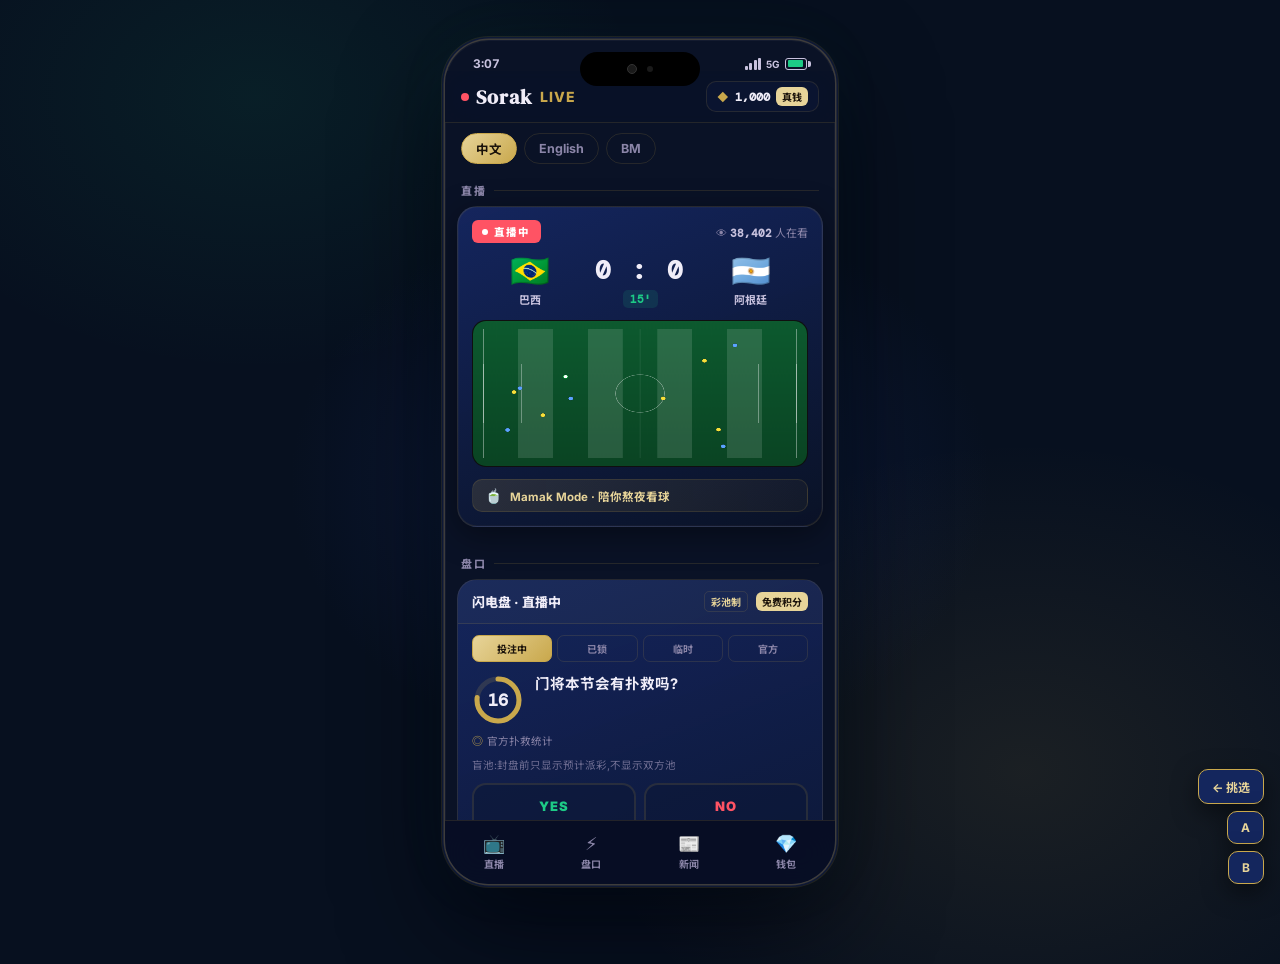
<file: wc/c-mobile.html>
<!doctype html>
<html lang="zh">
<head>
<meta charset="utf-8">
<meta name="viewport" content="width=device-width,initial-scale=1,viewport-fit=cover">
<title>Sorak · 世界杯 — Mobile</title>
<link rel="preconnect" href="https://fonts.googleapis.com">
<link href="https://fonts.googleapis.com/css2?family=DM+Serif+Display:ital@0;1&family=Inter:wght@400;500;600;700;800;900&family=DM+Mono:wght@400;500;600&family=Noto+Sans+SC:wght@400;500;700&display=swap" rel="stylesheet">
<style>
/* ==========================================
   SORAK · MOBILE SUPER-APP (Demo C)
   Phone-framed social-feed experience
   ========================================== */
:root {
  --navy:#16285C; --navy-deep:#0D1838; --navy-2:#1B2E66; --navy-3:#0a1226;
  --gold:#C9A84C; --gold-deep:#A8842B; --gold-soft:#E7D499; --gold-glow:rgba(201,168,76,.22);
  --yes:#1DCB86; --yes-bg:rgba(29,203,134,.12); --yes-border:rgba(29,203,134,.35);
  --no:#FF5364; --no-bg:rgba(255,83,100,.12); --no-border:rgba(255,83,100,.35);
  --amber:#E8A33C;
  --ink:#F0EDF8; --ink-2:#c8c2de; --ink-mut:#8b85a8;
  --line:rgba(201,168,76,.14); --line-2:rgba(255,255,255,.07);
  --card:rgba(22,32,72,.82); --card-2:rgba(13,24,56,.6);
  --pill-r:16px; --r-card:20px; --r-sm:12px;
  --ff:"Inter","Noto Sans SC",system-ui,sans-serif;
  --mono:"DM Mono",ui-monospace,monospace;
  --serif:"DM Serif Display",serif;
  --phone-w:390px; --phone-h:844px;
  --tab-h:64px;
}
*, *::before, *::after { box-sizing:border-box; margin:0; padding:0 }
html { -webkit-font-smoothing:antialiased; scroll-behavior:smooth }

/* ==========================================
   BACKDROP — outer desktop shell
   ========================================== */
body {
  min-height:100vh;
  display:flex; align-items:flex-start; justify-content:center;
  padding:40px 20px 80px;
  background:
    radial-gradient(ellipse 700px 500px at 20% 10%, rgba(29,203,134,.08), transparent 55%),
    radial-gradient(ellipse 800px 600px at 80% 80%, rgba(201,168,76,.10), transparent 55%),
    radial-gradient(ellipse 500px 400px at 50% 50%, rgba(22,40,100,.5), transparent 70%),
    #07101f;
  font-family: var(--ff);
  color: var(--ink);
}

/* ==========================================
   PHONE FRAME
   ========================================== */
.phone-shell {
  position:relative;
  width: var(--phone-w);
  height: var(--phone-h);
  overflow:hidden;
  display:flex; flex-direction:column;
  border-radius: 44px;
  background: var(--navy-3);
  box-shadow:
    0 0 0 1.5px rgba(201,168,76,.25),
    0 0 0 3px rgba(13,24,56,.9),
    0 0 0 4px rgba(201,168,76,.12),
    0 40px 100px rgba(0,0,10,.7),
    0 0 60px rgba(29,203,134,.05),
    inset 0 0 0 1px rgba(255,255,255,.04);
}

/* notch / dynamic island */
.phone-notch {
  position:absolute; top:12px; left:50%; transform:translateX(-50%);
  width:120px; height:34px; background:#000;
  border-radius:20px; z-index:100;
  display:flex; align-items:center; justify-content:center; gap:10px;
}
.phone-notch .cam { width:10px; height:10px; border-radius:50%; background:#1a1a1a; border:1px solid #333 }
.phone-notch .dot { width:6px; height:6px; border-radius:50%; background:#1a1a1a }

/* status bar */
.phone-status {
  padding:16px 28px 0;
  height:50px;
  display:flex; align-items:center; justify-content:space-between;
  font-size:12px; font-weight:700; color:var(--ink-2);
  position:relative; z-index:50;
}
.status-time { font-variant-numeric:tabular-nums }
.status-icons { display:flex; gap:5px; align-items:center; font-size:11px }
.status-icons .sig { width:16px; height:12px; display:flex; align-items:flex-end; gap:1.5px }
.status-icons .sig span { background:var(--ink-2); border-radius:1px; width:3px }
.status-icons .sig span:nth-child(1){height:4px}
.status-icons .sig span:nth-child(2){height:7px}
.status-icons .sig span:nth-child(3){height:10px}
.status-icons .sig span:nth-child(4){height:12px}
.batt { width:22px; height:12px; border:1.5px solid var(--ink-2); border-radius:3px; position:relative; }
.batt::after { content:''; position:absolute; right:-5px; top:50%; transform:translateY(-50%); width:3px; height:6px; background:var(--ink-2); border-radius:0 2px 2px 0 }
.batt-fill { position:absolute; inset:1.5px; border-radius:1px; background:var(--yes); width:75% }

/* inner scroll viewport */
.phone-inner {
  position:relative;
  flex:1 1 auto; min-height:0;
  overflow-y:auto; overflow-x:hidden;
  -webkit-overflow-scrolling:touch;
  scroll-snap-type: none;
  /* hide scrollbar */
  scrollbar-width:none;
}
.phone-inner::-webkit-scrollbar { display:none }

/* ==========================================
   STICKY APP BAR
   ========================================== */
.app-bar {
  position:sticky; top:0; z-index:40;
  background:rgba(10,18,38,.88);
  backdrop-filter:blur(18px) saturate(180%);
  border-bottom:1px solid var(--line);
  padding:10px 16px;
  display:flex; align-items:center; gap:10px;
}
.app-brand {
  font-family:var(--serif);
  font-size:20px; letter-spacing:.3px;
  display:flex; align-items:center; gap:7px;
  flex:1;
}
.app-brand .live-dot {
  width:8px; height:8px; border-radius:50%; background:var(--no);
  box-shadow:0 0 0 0 rgba(255,83,100,.6);
  animation:pulse 1.6s infinite;
}
@keyframes pulse {
  0%   { box-shadow:0 0 0 0 rgba(255,83,100,.55) }
  70%  { box-shadow:0 0 0 8px rgba(255,83,100,0) }
  100% { box-shadow:0 0 0 0 rgba(255,83,100,0) }
}
.app-brand span { color:var(--gold); font-size:14px; font-weight:800; font-family:var(--ff); letter-spacing:1px }
.app-bal {
  display:flex; align-items:center; gap:6px;
  background:var(--card-2); border:1px solid var(--line);
  border-radius:10px; padding:5px 10px; font-size:12px;
}
.app-bal .diamond { color:var(--gold); font-size:11px }
.app-bal .bal-num { font-family:var(--mono); font-weight:600 }
.app-eng {
  font-size:10px; font-weight:700; color:#1a120a;
  background:var(--gold-soft); border-radius:6px; padding:2px 6px;
}
/* WCX hook */
.wcx-eng { font-size:10px; font-weight:700; color:#1a120a; background:var(--gold-soft); border-radius:6px; padding:2px 6px }

/* lang chips row */
.lang-row {
  display:flex; gap:7px; padding:10px 16px 4px;
  overflow-x:auto; scrollbar-width:none;
}
.lang-row::-webkit-scrollbar { display:none }
.lang-btn {
  flex-shrink:0; font-size:12.5px; font-weight:700;
  border:1.5px solid var(--line); border-radius:999px;
  padding:5px 14px; color:var(--ink-mut); cursor:pointer;
  background:none; font-family:var(--ff);
  transition:.15s;
}
.lang-btn.on {
  border-color:var(--gold); color:#1a120a;
  background:linear-gradient(135deg,var(--gold-soft),var(--gold));
}

/* ==========================================
   FEED SECTIONS
   ========================================== */
.feed { display:flex; flex-direction:column; gap:0 }

/* section label */
.feed-sec {
  padding:14px 16px 8px;
  font-size:11px; font-weight:800; letter-spacing:1.5px;
  color:var(--ink-mut); text-transform:uppercase;
  display:flex; align-items:center; gap:8px;
}
.feed-sec::after {
  content:''; flex:1; height:1px; background:var(--line);
}

/* ==========================================
   HERO LIVE CARD
   ========================================== */
.hero-card {
  margin:0 12px 14px;
  border-radius:var(--r-card);
  background:linear-gradient(160deg,rgba(22,40,100,.9),rgba(10,18,38,.95));
  border:1px solid var(--line);
  overflow:hidden;
  box-shadow:0 8px 32px rgba(0,0,0,.4),0 0 0 0.5px rgba(201,168,76,.08) inset;
}
.hero-top {
  padding:13px 14px 10px;
  display:flex; align-items:center; justify-content:space-between;
}
.live-chip {
  display:flex; align-items:center; gap:6px;
  background:var(--no); color:#fff;
  font-size:10.5px; font-weight:800; letter-spacing:1.2px;
  padding:4px 10px; border-radius:6px;
}
.live-chip .d { width:6px; height:6px; border-radius:50%; background:#fff; animation:blink 1.3s infinite }
@keyframes blink { 50%{opacity:.25} }
.watching-count { font-size:11px; color:var(--ink-mut) }
.watching-count .n { color:var(--ink-2); font-weight:600; font-family:var(--mono) }

/* match identity row */
.match-id {
  padding:0 14px 12px;
  display:flex; align-items:center; justify-content:space-between; gap:8px;
}
.match-team {
  display:flex; flex-direction:column; align-items:center; gap:4px; flex:1;
}
.match-team .flag { font-size:32px; line-height:1 }
.match-team .name { font-size:11px; font-weight:700; color:var(--ink-2) }
.match-vs {
  display:flex; flex-direction:column; align-items:center; gap:3px;
  font-family:var(--mono);
}
.wcx-score { font-size:26px; font-weight:600; letter-spacing:2px; color:var(--ink) }
.wcx-clock {
  font-size:11px; font-weight:700; color:var(--yes);
  background:var(--yes-bg); border-radius:5px; padding:2px 7px;
}

/* pitch canvas (compact) */
.canvas-wrap {
  position:relative; margin:0 14px 12px;
  border-radius:14px; overflow:hidden;
  background:#000; aspect-ratio:16/7;
  border:1px solid rgba(255,255,255,.06);
}
.canvas-wrap .wcx-canvas { width:100%; height:100%; display:block }
.wcx-goal {
  display:none; position:absolute; inset:0;
  align-items:center; justify-content:center;
  background:radial-gradient(circle,rgba(201,168,76,.4),rgba(13,24,56,.7));
  z-index:10;
}
.wcx-goal b {
  font-family:var(--serif); font-size:48px; color:#fff;
  text-shadow:0 4px 24px rgba(201,168,76,.9); animation:goalPop .5s;
}
@keyframes goalPop { from{transform:scale(.5);opacity:0} }
.wcx-host {
  display:none; position:absolute; left:50%; bottom:10px; transform:translateX(-50%);
  background:var(--gold); color:#1a120a; font-weight:800; font-size:12px;
  padding:7px 14px; border-radius:10px;
  box-shadow:0 8px 24px rgba(0,0,0,.5); max-width:90%; text-align:center;
  white-space:nowrap; overflow:hidden; text-overflow:ellipsis;
}

/* mamak ribbon */
.mamak-ribbon {
  margin:0 14px 14px;
  display:flex; align-items:center; gap:8px;
  background:linear-gradient(90deg,rgba(201,168,76,.15),rgba(201,168,76,.05));
  border:1px solid var(--line); border-radius:10px;
  padding:7px 12px; font-size:11.5px; font-weight:700; color:var(--gold-soft);
}
.mamak-ribbon .emoji { font-size:14px }

/* ==========================================
   FLASH POOL (inside hero card / separate card below)
   ========================================== */
.pool-card {
  margin:0 12px 14px;
  border-radius:var(--r-card);
  background:linear-gradient(160deg,rgba(22,40,100,.88),rgba(10,18,38,.95));
  border:1px solid var(--line);
  overflow:hidden;
}
.pool-card-head {
  display:flex; align-items:center; gap:8px;
  padding:11px 14px;
  border-bottom:1px solid var(--line);
  background:rgba(201,168,76,.04);
}
.pool-card-head .ttl { font-size:13px; font-weight:800; flex:1 }
.pool-card-head .pari-tag {
  font-size:10px; font-weight:700; color:var(--gold-soft);
  border:1px solid var(--line); border-radius:5px; padding:2px 6px;
}

/* FSM pills */
.wcx-fsm {
  display:flex; gap:5px; padding:11px 14px 0;
}
.wcx-fsm [data-step] {
  flex:1; text-align:center; font-size:10px; font-weight:700;
  color:var(--ink-mut); padding:5px 2px;
  border:1px solid var(--line); border-radius:7px;
  transition:.15s;
}
.wcx-fsm [data-step].on {
  color:#1a120a; background:linear-gradient(135deg,var(--gold-soft),var(--gold));
  border-color:var(--gold);
}

/* question + ring row */
.pool-q-row {
  display:flex; gap:11px; align-items:flex-start;
  padding:12px 14px 6px;
}
.ring-wrap { position:relative; width:52px; height:52px; flex-shrink:0 }
.ring-wrap svg { transform:rotate(-90deg) }
.wcx-ring-num {
  position:absolute; inset:0; display:flex; align-items:center; justify-content:center;
  font-family:var(--mono); font-size:17px; font-weight:600;
}
.wcx-fq { font-size:14.5px; font-weight:700; line-height:1.35; flex:1 }
.wcx-src {
  font-size:10.5px; color:var(--ink-mut); margin:0 14px 10px;
  display:flex; align-items:center; gap:4px;
}
.wcx-src::before { content:"◎"; color:var(--gold); font-size:11px }

.blind-note {
  font-size:10.5px; color:var(--ink-mut); margin:0 14px 10px; line-height:1.45; opacity:.8;
}

/* YES / NO side buttons — big and thumb-friendly */
.sides-row {
  display:grid; grid-template-columns:1fr 1fr; gap:8px;
  padding:0 14px 10px;
}
.wcx-side {
  border:2px solid var(--line); border-radius:14px;
  padding:13px 10px 11px; text-align:center;
  background:var(--card-2); cursor:pointer;
  transition:.15s; font-family:var(--ff);
  display:flex; flex-direction:column; align-items:center; gap:2px;
}
.wcx-side .s-label { font-size:13px; font-weight:900; letter-spacing:.8px }
.wcx-side[data-side="yes"] .s-label { color:var(--yes) }
.wcx-side[data-side="no"] .s-label { color:var(--no) }
.wcx-mult { font-family:var(--mono); font-size:22px; font-weight:600; color:var(--ink) }
.wcx-heat { font-size:10px; color:var(--ink-mut); margin-top:1px }
.wcx-side[data-side="yes"].on {
  border-color:var(--yes); background:var(--yes-bg);
  box-shadow:0 0 0 1px var(--yes), 0 4px 16px rgba(29,203,134,.15);
}
.wcx-side[data-side="no"].on {
  border-color:var(--no); background:var(--no-bg);
  box-shadow:0 0 0 1px var(--no), 0 4px 16px rgba(255,83,100,.15);
}

/* chips */
.chips-row {
  display:flex; gap:6px; padding:0 14px 10px; justify-content:space-between;
}
.wcx-chip {
  flex:1; padding:9px 4px; border:1.5px solid var(--line); border-radius:10px;
  font-size:13px; font-weight:700; font-family:var(--mono);
  color:var(--ink-mut); cursor:pointer; background:none; transition:.15s;
}
.wcx-chip.on {
  border-color:var(--gold); color:var(--ink);
  background:rgba(201,168,76,.12);
}

/* payout preview */
.wcx-potential {
  font-size:12.5px; color:var(--ink-mut);
  margin:0 14px 10px; min-height:18px;
}
.wcx-potential b { color:var(--gold-soft); font-family:var(--mono); font-size:15px }

/* GO button */
.wcx-go {
  display:block; width:calc(100% - 28px); margin:0 14px 12px;
  padding:14px; border-radius:14px; font-size:15px; font-weight:900;
  background:linear-gradient(160deg,var(--gold-soft),var(--gold));
  color:#1a120a; cursor:pointer; border:none; font-family:var(--ff);
  letter-spacing:.3px;
  box-shadow:0 6px 24px rgba(201,168,76,.3);
  transition:.15s;
}
.wcx-go:active { transform:scale(.97) }
.wcx-go:disabled { opacity:.45; filter:grayscale(.4); box-shadow:none }

/* state banner */
.wcx-state {
  display:none; margin:0 14px 12px;
  padding:10px 12px; border-radius:12px;
  font-weight:700; font-size:13.5px; text-align:center;
}
.wcx-state.win  { background:var(--yes-bg); color:var(--yes); border:1px solid var(--yes-border) }
.wcx-state.lose { background:var(--no-bg); color:var(--no); border:1px solid var(--no-border) }
.wcx-state.lock { background:rgba(201,168,76,.1); color:var(--gold-soft); border:1px solid var(--line) }

/* RG meter */
.rg-section {
  padding:10px 14px 12px;
  border-top:1px solid var(--line);
  font-size:11px; color:var(--ink-mut);
}
.rg-track {
  height:4px; background:rgba(255,255,255,.07);
  border-radius:999px; overflow:hidden; margin:6px 0 4px;
}
.wcx-rgbar {
  height:100%; width:0; transition:width .4s;
  background:linear-gradient(90deg,var(--yes),var(--gold));
}

/* cooldown overlay */
.wcx-cool {
  display:none; padding:28px 16px 24px; text-align:center;
}
.wcx-cool .cool-title {
  font-size:16px; font-weight:800; color:var(--gold-soft); margin-bottom:6px;
}
.wcx-cd {
  font-family:var(--mono); font-size:44px; color:var(--gold);
  display:block; margin:8px 0 6px;
}
.wcx-cool .cool-sub { font-size:11px; color:var(--ink-mut) }

/* ==========================================
   FULL-MATCH CPMM STRIP (horizontal scroll)
   ========================================== */
.fm-strip {
  display:flex; gap:10px;
  padding:4px 16px 14px;
  overflow-x:auto; scrollbar-width:none;
  -webkit-overflow-scrolling:touch;
}
.fm-strip::-webkit-scrollbar { display:none }
.wc-mcard {
  flex-shrink:0; width:200px;
  background:var(--card); border:1px solid var(--line);
  border-radius:var(--r-sm); padding:13px;
  cursor:pointer; transition:.15s;
}
.wc-mcard:active { transform:scale(.97) }
.wc-mq { font-size:12.5px; font-weight:700; line-height:1.3; min-height:36px; color:var(--ink-2) }
.wc-mrow {
  display:flex; align-items:baseline; gap:6px;
  margin:8px 0 10px; flex-wrap:wrap;
}
.wc-cents { font-family:var(--mono); font-weight:600 }
.wc-cents.big { font-size:28px; color:var(--gold-soft) }
.wc-cents.sm { font-size:14px; color:var(--gold-soft) }
.wc-clab { font-size:10px; color:var(--ink-mut) }
.wc-chg { font-size:11px; font-weight:700; font-family:var(--mono) }
.wc-chg.up   { color:var(--yes) }
.wc-chg.down { color:var(--no) }
.wc-chg.flat { color:var(--ink-mut) }
.wc-vol { font-size:10px; color:var(--ink-mut); font-family:var(--mono); margin-top:1px; display:block }
.wc-duo { display:grid; grid-template-columns:1fr 1fr; gap:5px }
.wc-pill {
  padding:7px; border-radius:8px;
  font-size:11px; font-weight:700; font-family:var(--mono);
  border:1px solid var(--line); cursor:pointer; transition:.13s;
}
.wc-pill.yes { color:var(--yes); background:var(--yes-bg) }
.wc-pill.no  { color:var(--no); background:var(--no-bg) }
.wc-pill:active { transform:scale(.95) }

/* ==========================================
   NEWS FEED — stacked social cards
   ========================================== */
.news-feed { display:flex; flex-direction:column; gap:10px; padding:0 12px 14px }
.wc-news {
  display:flex; gap:11px;
  background:var(--card); border:1px solid var(--line);
  border-radius:var(--r-sm); overflow:hidden;
  text-decoration:none; color:inherit; cursor:pointer;
  transition:.15s;
}
.wc-news:active { transform:scale(.98) }
.wc-news-thumb {
  width:80px; min-height:80px; flex-shrink:0;
  display:flex; align-items:flex-end; padding:7px;
}
.wc-news-flags { font-size:20px; filter:drop-shadow(0 2px 4px rgba(0,0,0,.6)) }
.wc-news-body { padding:10px 11px 10px 0; display:flex; flex-direction:column; gap:4px; flex:1 }
.wc-news-src { font-size:10.5px; color:var(--gold-soft); font-weight:700 }
.wc-news-title { font-size:13px; font-weight:700; line-height:1.35; color:var(--ink-2) }
.wc-news-tags { display:flex; gap:5px; flex-wrap:wrap; margin-top:3px }
.wc-news-tags span {
  font-size:10px; color:var(--ink-mut);
  border:1px solid var(--line); border-radius:5px; padding:1px 6px;
}

/* ==========================================
   CHAMPION + GROUPS + KNOCKOUT LIST CARDS
   ========================================== */
.list-section { padding:0 12px 14px }
.list-card {
  background:var(--card); border:1px solid var(--line);
  border-radius:var(--r-card); overflow:hidden;
}
.list-card + .list-card { margin-top:10px }
.list-card-head {
  display:flex; align-items:center; justify-content:space-between;
  padding:11px 13px;
  background:rgba(201,168,76,.04);
  border-bottom:1px solid var(--line);
  font-size:12px; font-weight:800; color:var(--gold-soft);
  cursor:pointer; user-select:none;
}
.list-card-head .chevron { font-size:11px; color:var(--ink-mut); transition:.2s }
.list-card-body { overflow:hidden; transition:max-height .3s ease }
.list-card-body.collapsed { max-height:0 }
.wc-row {
  display:flex; align-items:center; gap:9px;
  padding:9px 13px; border-bottom:1px solid var(--line);
  font-size:13px;
}
.wc-row:last-child { border:none }
.wc-rank { width:18px; color:var(--ink-mut); font-family:var(--mono); font-size:12px }
.wc-team { display:flex; align-items:center; gap:6px; font-weight:600; flex:1 }
.wc-flag { font-size:16px }
.wc-row .wc-cents { margin-left:auto }
.wc-mini-buy {
  font-size:11px; font-weight:700; color:#1a120a;
  background:var(--gold-soft); border-radius:6px; padding:4px 9px;
  cursor:pointer; border:none; font-family:var(--ff);
}
.wc-grp-h { font-size:11px; font-weight:700; color:var(--ink-mut); padding:8px 13px 2px }
.wc-grow-lab { font-size:10.5px; color:var(--ink-mut); flex-shrink:0 }
.wc-ko-stage { font-size:11px; color:var(--ink-mut); margin-left:auto }
.wc-grp { margin-bottom:4px }

/* ==========================================
   LIVE CHAT CARD
   ========================================== */
.chat-card {
  margin:0 12px 14px;
  background:var(--card); border:1px solid var(--line);
  border-radius:var(--r-card); overflow:hidden;
}
.chat-card-head {
  display:flex; align-items:center; gap:7px;
  padding:11px 14px;
  border-bottom:1px solid var(--line);
  font-size:12px; font-weight:800; color:var(--ink-2);
}
.chat-live-dot {
  width:7px; height:7px; border-radius:50%; background:var(--no);
  animation:pulse 1.6s infinite;
}
.wcx-chat {
  height:160px; overflow-y:auto; padding:10px 14px;
  display:flex; flex-direction:column; gap:5px;
  scrollbar-width:none; -webkit-overflow-scrolling:touch;
}
.wcx-chat::-webkit-scrollbar { display:none }
.wcx-msg {
  padding:4px 9px; background:rgba(255,255,255,.04);
  border-radius:8px; font-size:12px; line-height:1.35;
  color:var(--ink-2);
}
.wcx-msg b { color:var(--gold-soft); font-weight:700; margin-right:4px }

/* ==========================================
   BOTTOM TAB BAR
   ========================================== */
.tab-bar {
  position:relative; flex:0 0 auto; z-index:50;
  height:var(--tab-h); background:rgba(8,14,36,.95);
  backdrop-filter:blur(18px) saturate(180%);
  border-top:1px solid var(--line);
  display:flex; align-items:stretch;
  padding-bottom:env(safe-area-inset-bottom,0px);
}
.tab-btn {
  flex:1; display:flex; flex-direction:column; align-items:center;
  justify-content:center; gap:3px; cursor:pointer;
  border:none; background:none; font-family:var(--ff); color:var(--ink-mut);
  font-size:10px; font-weight:700; padding:0;
  transition:.15s;
}
.tab-btn .tab-icon { font-size:18px; line-height:1; transition:.15s }
.tab-btn.on { color:var(--gold) }
.tab-btn.on .tab-icon { transform:scale(1.1) }
.tab-btn:active { opacity:.7 }

/* ==========================================
   DEMO SWITCHER (outside phone, backdrop)
   ========================================== */
.demo-switch {
  position:fixed; right:16px; bottom:16px; z-index:100;
  display:flex; flex-direction:column; gap:7px; align-items:flex-end;
}
.demo-switch a {
  font-size:12px; font-weight:700; font-family:var(--ff);
  background:rgba(22,40,100,.9); border:1px solid var(--gold);
  color:var(--gold-soft); padding:8px 13px; border-radius:10px;
  text-decoration:none;
  box-shadow:0 8px 24px rgba(0,0,0,.5);
  transition:.15s;
}
.demo-switch a:hover { background:rgba(201,168,76,.2) }

/* ==========================================
   TOAST
   ========================================== */
.wcx-toast {
  position:fixed; left:50%; bottom:80px; transform:translateX(-50%) translateY(16px);
  background:var(--navy-2); border:1px solid var(--gold); color:var(--ink);
  padding:10px 18px; border-radius:12px; font-weight:700; font-size:13px;
  opacity:0; pointer-events:none; z-index:200;
  transition:opacity .25s, transform .25s;
  box-shadow:0 12px 40px rgba(0,0,0,.5); white-space:nowrap;
}
.wcx-toast.on { opacity:1; transform:translateX(-50%) translateY(0) }

/* ==========================================
   RESPONSIVE: full-screen on real phone
   ========================================== */
@media (max-width:480px) {
  body {
    display:block; padding:0; background:#0a1226;
    /* keep ambient but simpler on small screen */
    background:
      radial-gradient(ellipse 400px 300px at 80% 10%, rgba(201,168,76,.08), transparent),
      #07101f;
  }
  .phone-shell {
    width:100%; height:100dvh; border-radius:0;
    box-shadow:none;
  }
  .phone-notch { display:none }
  .phone-status { padding:10px 20px 0; height:44px }
  .phone-inner { flex:1 }
  .demo-switch { display:none }
}

/* smooth scrollIntoView offset for sticky header */
[id] { scroll-margin-top:60px }
</style>
</head>
<body>

<!-- ====================== PHONE FRAME ====================== -->
<div class="phone-shell" id="phone">

  <!-- Dynamic Island / notch -->
  <div class="phone-notch">
    <div class="cam"></div>
    <div class="dot"></div>
  </div>

  <!-- Status bar -->
  <div class="phone-status">
    <span class="status-time">3:07</span>
    <div class="status-icons">
      <div class="sig">
        <span></span><span></span><span></span><span></span>
      </div>
      <span style="font-size:10px">5G</span>
      <div class="batt"><div class="batt-fill"></div></div>
    </div>
  </div>

  <!-- Scrollable inner -->
  <div class="phone-inner" id="scroll-root">

    <!-- ===== APP BAR ===== -->
    <div class="app-bar">
      <div class="app-brand">
        <span class="live-dot"></span>
        <span style="font-family:var(--serif);font-size:20px;color:var(--ink)">Sorak</span>
        <span>LIVE</span>
      </div>
      <div class="app-bal">
        <span class="diamond">◆</span>
        <span class="bal-num wcx-bal">1,000</span>
        <span class="wcx-eng">免费积分</span>
      </div>
    </div>

    <!-- ===== LANGUAGE CHIPS ===== -->
    <div class="lang-row" id="lang-row">
      <button class="lang-btn" data-l="zh">中文</button>
      <button class="lang-btn" data-l="en">English</button>
      <button class="lang-btn" data-l="ms">BM</button>
    </div>

    <!-- ===== FEED ===== -->
    <div class="feed">

      <!-- ─── SECTION: LIVE ─── -->
      <div id="sec-live"></div><!-- anchor -->
      <div class="feed-sec"><span data-t="nav_live">直播</span></div>

      <!-- Hero match card -->
      <div class="hero-card">
        <div class="hero-top">
          <div class="live-chip"><span class="d"></span><span data-t="live_now">直播中</span></div>
          <div class="watching-count">
            👁 <span class="n">38,402</span> <span data-t="watching">人在看</span>
          </div>
        </div>

        <!-- Match identity -->
        <div class="match-id">
          <div class="match-team">
            <span class="flag" id="m-home-flag">🇧🇷</span>
            <span class="name" id="m-home-name">巴西</span>
          </div>
          <div class="match-vs">
            <span class="wcx-score">0 : 0</span>
            <span class="wcx-clock">12'</span>
          </div>
          <div class="match-team">
            <span class="flag" id="m-away-flag">🇦🇷</span>
            <span class="name" id="m-away-name">阿根廷</span>
          </div>
        </div>

        <!-- Pitch canvas -->
        <div class="canvas-wrap">
          <canvas class="wcx-canvas" width="960" height="540"></canvas>
          <div class="wcx-goal"><b>GOAL</b></div>
          <div class="wcx-host"></div>
        </div>

        <!-- Mamak ribbon -->
        <div class="mamak-ribbon">
          <span class="emoji">🍵</span>
          <span data-t="mamak">Mamak Mode · 陪你熬夜看球</span>
        </div>
      </div>

      <!-- ─── SECTION: MARKETS / FLASH POOL ─── -->
      <div id="sec-markets"></div>
      <div class="feed-sec"><span data-t="nav_markets">盘口</span></div>

      <!-- Flash pool card -->
      <div class="pool-card">
        <div class="pool-card-head">
          <span class="ttl" data-t="sec_flash">闪电盘 · 直播中</span>
          <span class="pari-tag" data-t="pari">彩池制</span>
          <span class="wcx-eng">免费积分</span>
        </div>

        <!-- Pool body -->
        <div class="wcx-pool">
          <!-- FSM steps -->
          <div class="wcx-fsm">
            <span data-step data-t="fsm_open">投注中</span>
            <span data-step data-t="fsm_lock">已锁</span>
            <span data-step data-t="fsm_prov">临时</span>
            <span data-step data-t="fsm_official">官方</span>
          </div>

          <!-- Question + ring countdown -->
          <div class="pool-q-row">
            <div class="ring-wrap">
              <svg width="52" height="52" viewBox="0 0 52 52">
                <circle cx="26" cy="26" r="21" fill="none" stroke="rgba(201,168,76,.16)" stroke-width="5"/>
                <circle class="wcx-ring-fg" cx="26" cy="26" r="21" fill="none"
                  stroke="#C9A84C" stroke-width="5" stroke-linecap="round"
                  stroke-dasharray="131.9" stroke-dashoffset="0"/>
              </svg>
              <span class="wcx-ring-num">20</span>
            </div>
            <div class="wcx-fq">—</div>
          </div>

          <div class="wcx-src"></div>
          <div class="blind-note" data-t="blind_pool">盲池:封盘前只显示预计派彩</div>

          <!-- YES / NO buttons -->
          <div class="sides-row">
            <button class="wcx-side" data-side="yes">
              <span class="s-label" data-t="yes">YES</span>
              <span class="wcx-mult">≈—×</span>
              <span class="wcx-heat"></span>
            </button>
            <button class="wcx-side" data-side="no">
              <span class="s-label" data-t="no">NO</span>
              <span class="wcx-mult">≈—×</span>
              <span class="wcx-heat"></span>
            </button>
          </div>

          <!-- Amount chips -->
          <div class="chips-row">
            <button class="wcx-chip on" data-amt="50">50</button>
            <button class="wcx-chip" data-amt="100">100</button>
            <button class="wcx-chip" data-amt="250">250</button>
            <button class="wcx-chip" data-amt="500">500</button>
          </div>

          <!-- Payout preview -->
          <div class="wcx-potential" data-t="pick_side">选边后显示预计派彩</div>

          <!-- Go button -->
          <button class="wcx-go">下注 50 积分</button>

          <!-- Result state -->
          <div class="wcx-state"></div>
        </div><!-- /.wcx-pool -->

        <!-- Cooldown overlay -->
        <div class="wcx-cool">
          <div class="cool-title" data-t="cooldown_t">歇一歇,喝杯 teh tarik</div>
          <span class="wcx-cd">12</span>
          <div class="cool-sub" data-t="rg_cool">连续 6 盘后自动冷却</div>
        </div>

        <!-- RG meter -->
        <div class="rg-section">
          <div data-t="rg_title">负责任游戏</div>
          <div class="rg-track"><div class="wcx-rgbar"></div></div>
          <div class="wcx-rgtxt">本场 <span class="wcx-played">0</span>/12 · <span data-t="rg_cool">连续 6 盘后自动冷却</span></div>
        </div>
      </div><!-- /.pool-card -->

      <!-- Settlement source -->
      <div style="padding:0 16px 14px;font-size:11px;color:var(--ink-mut);display:flex;align-items:center;gap:6px">
        <span style="color:var(--gold)">🛡</span>
        <span data-t="imdo">结算依据独立现场数据官(IMDO)</span>
      </div>

      <!-- ─── Full-match CPMM strip ─── -->
      <div style="padding:0 16px 8px;font-size:11px;font-weight:800;color:var(--ink-mut);letter-spacing:1px;display:flex;align-items:center;gap:8px;text-transform:uppercase">
        <span data-t="sec_fullmatch">全场盘</span>
        <span style="flex:1;height:1px;background:var(--line)"></span>
        <span style="font-size:10px;font-weight:600;color:var(--ink-mut)" data-t="cpmm_note">美分=概率</span>
      </div>
      <div class="fm-strip" id="fm"></div>

      <!-- ─── SECTION: NEWS ─── -->
      <div id="sec-news"></div>
      <div class="feed-sec"><span data-t="nav_news">新闻</span></div>

      <div class="news-feed" id="news"></div>

      <!-- ─── Champion / Groups / Knockout ─── -->
      <div class="feed-sec"><span data-t="sec_champion">冠军盘</span></div>
      <div class="list-section">
        <!-- Champion -->
        <div class="list-card" id="card-champ">
          <div class="list-card-head" onclick="toggleCard('champ')">
            <span data-t="sec_champion">冠军盘</span>
            <span class="chevron" id="chev-champ">▾</span>
          </div>
          <div class="list-card-body" id="body-champ" style="max-height:999px">
            <div id="champ"></div>
          </div>
        </div>
        <!-- Groups -->
        <div class="list-card" id="card-groups">
          <div class="list-card-head" onclick="toggleCard('groups')">
            <span data-t="sec_groups">小组出线</span>
            <span class="chevron" id="chev-groups">▾</span>
          </div>
          <div class="list-card-body" id="body-groups" style="max-height:999px">
            <div id="groups"></div>
          </div>
        </div>
        <!-- Knockout -->
        <div class="list-card" id="card-ko">
          <div class="list-card-head" onclick="toggleCard('ko')">
            <span data-t="sec_knockout">淘汰赛晋级</span>
            <span class="chevron" id="chev-ko">▾</span>
          </div>
          <div class="list-card-body" id="body-ko" style="max-height:999px">
            <div id="ko"></div>
          </div>
        </div>
      </div>

      <!-- ─── SECTION: WALLET (chat + stats) ─── -->
      <div id="sec-wallet"></div>
      <div class="feed-sec"><span data-t="nav_wallet">钱包</span></div>

      <!-- Live chat card -->
      <div class="chat-card">
        <div class="chat-card-head">
          <span class="chat-live-dot"></span>
          <span id="chat-lab">实况聊天</span>
        </div>
        <div class="wcx-chat"></div>
      </div>

      <!-- Wallet summary card -->
      <div style="margin:0 12px 20px;background:var(--card);border:1px solid var(--line);border-radius:var(--r-card);padding:16px">
        <div style="display:flex;align-items:center;justify-content:space-between;margin-bottom:14px">
          <span style="font-size:13px;font-weight:800;color:var(--gold-soft)" data-t="nav_wallet">钱包</span>
          <span class="app-eng" data-t="free_badge">免费积分场</span>
        </div>
        <div style="display:grid;grid-template-columns:1fr 1fr;gap:10px">
          <div style="background:rgba(255,255,255,.04);border-radius:10px;padding:12px">
            <div style="font-size:10px;color:var(--ink-mut);margin-bottom:4px" data-t="nav_wallet">余额</div>
            <div style="font-family:var(--mono);font-size:20px;font-weight:600;color:var(--gold-soft)">◆ <span class="wcx-bal">1,000</span></div>
          </div>
          <div style="background:rgba(255,255,255,.04);border-radius:10px;padding:12px">
            <div style="font-size:10px;color:var(--ink-mut);margin-bottom:4px" data-t="streak">连胜</div>
            <div style="font-family:var(--mono);font-size:20px;font-weight:600;color:var(--yes)"><span class="wcx-streak">×0</span></div>
          </div>
        </div>
        <div style="margin-top:12px;font-size:11px;color:var(--ink-mut);line-height:1.6" data-t="region_note">真钱仅限持牌且 in-play 合法地区;其他地区为免费积分场。</div>
      </div>

    </div><!-- /.feed -->
  </div><!-- /.phone-inner -->

  <!-- ===== BOTTOM TAB BAR (flex sibling, pinned) ===== -->
  <div class="tab-bar">
      <button class="tab-btn on" id="tab-live" onclick="scrollTo('sec-live','tab-live')">
        <span class="tab-icon">📺</span>
        <span data-t="nav_live">直播</span>
      </button>
      <button class="tab-btn" id="tab-markets" onclick="scrollTo('sec-markets','tab-markets')">
        <span class="tab-icon">⚡</span>
        <span data-t="nav_markets">盘口</span>
      </button>
      <button class="tab-btn" id="tab-news" onclick="scrollTo('sec-news','tab-news')">
        <span class="tab-icon">📰</span>
        <span data-t="nav_news">新闻</span>
      </button>
      <button class="tab-btn" id="tab-wallet" onclick="scrollTo('sec-wallet','tab-wallet')">
        <span class="tab-icon">💎</span>
        <span data-t="nav_wallet">钱包</span>
      </button>
    </div>
</div><!-- /.phone-shell -->

<!-- ===== DEMO SWITCHER (backdrop, outside phone) ===== -->
<div class="demo-switch">
  <a href="./index.html">← 挑选</a>
  <a href="./a-stadium.html">A</a>
  <a href="./b-broadsheet.html">B</a>
</div>

<!-- ===== SCRIPTS ===== -->
<script src="./wc-data.js"></script>
<script src="./wc-engine.js"></script>
<script>
(function () {
  var W = window.WC;
  var E = window.WCEngine;
  var lang = E.langFromUrl();

  /* ── Extra i18n not in the dict ── */
  var EX = {
    cpmm_note: { zh: '美分=概率,随成交漂移', en: 'Cents = probability, drifts with trades', ms: 'Sen = peluang, berubah ikut dagangan' },
    chat_live: { zh: '实况聊天', en: 'Live chat', ms: 'Sembang langsung' },
    balance:   { zh: '余额', en: 'Balance', ms: 'Baki' },
    streak:    { zh: '连胜', en: 'Streak', ms: 'Berturut' },
    wallet:    { zh: '余额', en: 'Balance', ms: 'Baki' },
  };

  /* ── Apply static i18n ── */
  function applyStatic() {
    document.documentElement.lang = lang === 'zh' ? 'zh' : lang;
    document.querySelectorAll('[data-t]').forEach(function (el) {
      var k = el.getAttribute('data-t');
      var v = W.t(k, lang);
      if (v && v !== k) el.textContent = v;
    });
    /* extra keys */
    document.querySelectorAll('[data-t]').forEach(function (el) {
      var k = el.getAttribute('data-t');
      if (EX[k]) el.textContent = W.L(EX[k], lang);
    });
    /* lang chip active state */
    document.querySelectorAll('#lang-row .lang-btn').forEach(function (b) {
      b.classList.toggle('on', b.dataset.l === lang);
    });
    /* chat section label */
    var cl = document.getElementById('chat-lab');
    if (cl) cl.textContent = W.L(EX.chat_live, lang);
    /* match hero */
    var m = W.MATCH;
    var h = W.TEAM[m.home], a = W.TEAM[m.away];
    document.getElementById('m-home-flag').textContent = h.flag;
    document.getElementById('m-home-name').textContent = h[lang] || h.en;
    document.getElementById('m-away-flag').textContent = a.flag;
    document.getElementById('m-away-name').textContent = a[lang] || a.en;
  }

  /* ── Render lists ── */
  function renderLists() {
    document.getElementById('fm').innerHTML = E.renderFullmatch(lang);
    document.getElementById('champ').innerHTML = E.renderChampion(lang);
    document.getElementById('groups').innerHTML = E.renderGroups(lang);
    document.getElementById('ko').innerHTML = E.renderKnockout(lang);
    document.getElementById('news').innerHTML = E.renderNews(lang);
  }

  /* ── Lang toggle ── */
  document.getElementById('lang-row').addEventListener('click', function (e) {
    var b = e.target.closest('.lang-btn'); if (!b) return;
    localStorage.setItem('wc-lang', b.dataset.l);
    var u = new URL(location.href);
    u.searchParams.set('lang', b.dataset.l);
    location.href = u.toString();
  });

  /* ── Tab navigation ── */
  window.scrollTo = function (secId, tabId) {
    /* highlight tab */
    document.querySelectorAll('.tab-btn').forEach(function (t) {
      t.classList.toggle('on', t.id === tabId);
    });
    /* scroll inside phone */
    var el = document.getElementById(secId);
    var inner = document.getElementById('scroll-root');
    if (!el || !inner) return;
    var elRect = el.getBoundingClientRect();
    var innerRect = inner.getBoundingClientRect();
    inner.scrollBy({ top: elRect.top - innerRect.top - 60, behavior: 'smooth' });
  };

  /* ── mini-buy + CPMM pills → demo toast ── */
  document.body.addEventListener('click', function (e) {
    if (e.target.closest('.wc-mini-buy') || e.target.closest('.wc-pill')) {
      E.toast(document.body, W.L({ zh: 'Demo:下单走全场盘页', en: 'Demo: opens full-match page', ms: 'Demo: buka halaman penuh' }, lang));
    }
  });

  /* ── Collapsible list cards ── */
  window.toggleCard = function (key) {
    var body = document.getElementById('body-' + key);
    var chev = document.getElementById('chev-' + key);
    if (!body) return;
    var collapsed = body.classList.toggle('collapsed');
    if (chev) chev.textContent = collapsed ? '▸' : '▾';
    if (!collapsed) body.style.maxHeight = '999px';
    else body.style.maxHeight = '0';
  };

  /* ── Highlight active tab on scroll ── */
  var sections = [
    { id: 'sec-live',    tab: 'tab-live' },
    { id: 'sec-markets', tab: 'tab-markets' },
    { id: 'sec-news',    tab: 'tab-news' },
    { id: 'sec-wallet',  tab: 'tab-wallet' },
  ];
  var inner = document.getElementById('scroll-root');
  if (inner) {
    inner.addEventListener('scroll', function () {
      var scrollTop = inner.scrollTop + 100;
      var active = sections[0].tab;
      sections.forEach(function (s) {
        var el = document.getElementById(s.id);
        if (el && el.offsetTop <= scrollTop) active = s.tab;
      });
      document.querySelectorAll('.tab-btn').forEach(function (t) {
        t.classList.toggle('on', t.id === active);
      });
    }, { passive: true });
  }

  /* ── Go ── */
  applyStatic();
  renderLists();
  E.flash(document.body, lang);
})();
</script>
</body>
</html>
</file>
<file: assets/foresee.css>
/* ============================================================
   FORESEE — shared design tokens & base components
   Dark = "Terminal" (warm black + amber gold + mono numerals)
   Light = "Daylight" (warm white + tangerine + big rounded type)
   ============================================================ */

:root{
  --font-ui:"Schibsted Grotesk","Noto Sans SC",-apple-system,system-ui,sans-serif;
  --font-mono:"DM Mono","Schibsted Grotesk",ui-monospace,monospace;
}

[data-theme="dark"]{
  --bg:#0C0C0E; --bg-2:#101013; --surface:#161619; --surface-2:#1D1D21; --surface-3:#26262B;
  --border:rgba(255,255,255,.08); --border-2:rgba(255,255,255,.15);
  --text:#ECECEA; --text-2:#9A9AA2; --text-3:#65656D;
  --brand:#F5A623; --brand-2:#FFB938; --brand-ink:#1A1206;
  --yes:#16C784; --yes-soft:rgba(22,199,132,.14); --yes-line:rgba(22,199,132,.42); --yes-ink:#04150D;
  --no:#FF3B47;  --no-soft:rgba(255,59,71,.13);   --no-line:rgba(255,59,71,.42);  --no-ink:#fff;
  --warn:#F5A623; --warn-soft:rgba(245,166,35,.14);
  --shadow:0 18px 50px -18px rgba(0,0,0,.7);
  --shadow-sm:0 6px 20px -8px rgba(0,0,0,.6);
  --glass:rgba(16,16,19,.72);
  --pos:#16C784; --neg:#FF3B47;
}
[data-theme="light"]{
  --bg:#F4F2EE; --bg-2:#EDEAE3; --surface:#FFFFFF; --surface-2:#F7F5F1; --surface-3:#EDE9E2;
  --border:rgba(20,20,28,.10); --border-2:rgba(20,20,28,.17);
  --text:#16171B; --text-2:#5B5D66; --text-3:#9296A0;
  --brand:#F0480B; --brand-2:#FF5C28; --brand-ink:#FFFFFF;
  --yes:#0E9F6A; --yes-soft:rgba(14,159,106,.10); --yes-line:rgba(14,159,106,.40); --yes-ink:#04150D;
  --no:#E5342B;  --no-soft:rgba(229,52,43,.085);  --no-line:rgba(229,52,43,.40);  --no-ink:#fff;
  --warn:#C2710C; --warn-soft:rgba(194,113,12,.12);
  --shadow:0 18px 46px -20px rgba(40,30,20,.30);
  --shadow-sm:0 8px 22px -12px rgba(40,30,20,.20);
  --glass:rgba(244,242,238,.78);
  --pos:#0E9F6A; --neg:#E5342B;
}

*{box-sizing:border-box;margin:0;padding:0}
.f-root{font-family:var(--font-ui);background:var(--bg);color:var(--text);
  -webkit-font-smoothing:antialiased;line-height:1.45;
  transition:background .35s ease,color .35s ease}
.tnum{font-variant-numeric:tabular-nums}
.mono{font-family:var(--font-mono);font-variant-numeric:tabular-nums;letter-spacing:-.01em}

/* scrollbars */
.f-scroll::-webkit-scrollbar{width:8px;height:8px}
.f-scroll::-webkit-scrollbar-thumb{background:var(--border-2);border-radius:8px}
.f-scroll::-webkit-scrollbar-track{background:transparent}

/* ---- category pill ---- */
.cat{display:inline-flex;align-items:center;gap:5px;font-size:11px;font-weight:700;
  letter-spacing:.05em;text-transform:uppercase;padding:4px 10px;border-radius:999px;
  color:var(--brand);background:color-mix(in srgb,var(--brand) 13%,transparent);white-space:nowrap}
.cat .dot{width:5px;height:5px;border-radius:50%;background:currentColor}

/* ---- YES / NO pills ---- */
.duo{display:grid;grid-template-columns:1fr 1fr;gap:10px}
.pill{border-radius:13px;border:1.5px solid;cursor:pointer;text-align:left;
  transition:transform .12s ease,filter .15s ease,background .15s ease;padding:13px 15px;user-select:none}
.pill:active{transform:scale(.975)}
.pill .pt{font-size:11px;font-weight:700;letter-spacing:.05em;text-transform:uppercase;opacity:.95}
.pill .pp{font-weight:800;letter-spacing:-.02em;margin-top:3px;font-size:25px}
.pill .ps{font-size:12px;margin-top:2px;opacity:.78}
.pill.yes{background:var(--yes-soft);border-color:var(--yes-line);color:var(--yes)}
.pill.no{background:var(--no-soft);border-color:var(--no-line);color:var(--no)}
.pill.yes.on{background:var(--yes);border-color:var(--yes);color:var(--yes-ink)}
.pill.no.on{background:var(--no);border-color:var(--no);color:var(--no-ink)}
.pill.lg .pp{font-size:32px}

/* probability bar */
.pbar{height:6px;border-radius:999px;background:var(--no-soft);overflow:hidden}
.pbar i{display:block;height:100%;background:var(--yes);border-radius:999px;transition:width .4s ease}

/* ---- buttons ---- */
.btn{font-family:inherit;font-weight:700;font-size:15px;border:none;border-radius:13px;
  padding:15px 20px;cursor:pointer;transition:filter .15s,transform .1s,background .15s;display:inline-flex;
  align-items:center;justify-content:center;gap:8px}
.btn:active{transform:scale(.98)}
.btn.primary{background:var(--brand);color:var(--brand-ink)}
.btn.primary:hover{filter:brightness(1.06)}
.btn.ghost{background:var(--surface-2);color:var(--text);border:1px solid var(--border)}
.btn.block{width:100%}
.btn.yes{background:var(--yes);color:var(--yes-ink)}
.btn.no{background:var(--no);color:var(--no-ink)}
.btn:disabled{opacity:.45;cursor:not-allowed}

/* ---- cards ---- */
.card{background:var(--surface);border:1px solid var(--border);border-radius:18px}
.label{font-size:11px;font-weight:700;letter-spacing:.09em;text-transform:uppercase;color:var(--text-3)}

/* ---- amount input ---- */
.amt{display:flex;align-items:center;gap:8px;background:var(--surface-2);
  border:1.5px solid var(--border);border-radius:15px;padding:16px 18px;transition:border-color .15s}
.amt.focus{border-color:var(--brand)}
.amt .cur{color:var(--text-3);font-weight:800;font-size:24px}
.amt input{flex:1;background:none;border:none;outline:none;color:var(--text);
  font-family:var(--font-ui);font-size:30px;font-weight:800;width:100%;min-width:0;letter-spacing:-.02em}
.amt input::placeholder{color:var(--text-3)}

/* keypad */
.keypad{display:grid;grid-template-columns:repeat(3,1fr);gap:8px}
.keypad button{font-family:var(--font-ui);font-size:24px;font-weight:700;color:var(--text);
  background:var(--surface-2);border:1px solid var(--border);border-radius:14px;padding:16px 0;cursor:pointer;
  transition:background .1s,transform .08s}
.keypad button:active{background:var(--surface-3);transform:scale(.96)}

/* image placeholder */
.imgph{border-radius:12px;background:
  repeating-linear-gradient(135deg,var(--surface-2),var(--surface-2) 7px,var(--surface-3) 7px,var(--surface-3) 14px);
  border:1px solid var(--border);display:grid;place-items:center;color:var(--text-3);
  font-size:9px;font-weight:700;letter-spacing:.08em;flex:none}

/* chips / tabs */
.chips{display:flex;gap:8px;overflow-x:auto;-webkit-overflow-scrolling:touch}
.chips::-webkit-scrollbar{display:none}
.chip{font-family:inherit;font-size:13.5px;font-weight:600;color:var(--text-2);white-space:nowrap;
  background:var(--surface-2);border:1px solid var(--border);border-radius:999px;padding:8px 15px;cursor:pointer;
  transition:.15s;flex:none}
.chip.on{background:var(--text);color:var(--bg);border-color:var(--text)}

/* sheet */
.sheet-mask{position:absolute;inset:0;background:rgba(0,0,0,.5);opacity:0;pointer-events:none;
  transition:opacity .25s;z-index:90}
.sheet-mask.on{opacity:1;pointer-events:auto}
.sheet{position:absolute;left:0;right:0;bottom:0;background:var(--surface);
  border-radius:26px 26px 0 0;border-top:1px solid var(--border);z-index:91;
  transform:translateY(101%);transition:transform .32s cubic-bezier(.32,.72,0,1);box-shadow:var(--shadow)}
.sheet.on{transform:translateY(0)}
.sheet .grip{width:38px;height:5px;border-radius:99px;background:var(--border-2);margin:10px auto 4px}

/* toast */
.toast{position:absolute;left:50%;bottom:108px;transform:translateX(-50%) translateY(20px);
  background:var(--text);color:var(--bg);font-weight:600;font-size:14px;padding:12px 18px;border-radius:13px;
  opacity:0;pointer-events:none;transition:.3s;z-index:120;box-shadow:var(--shadow);white-space:nowrap}
.toast.on{opacity:1;transform:translateX(-50%) translateY(0)}

/* misc helpers */
.row{display:flex;align-items:center}
.gap6{gap:6px}.gap8{gap:8px}.gap10{gap:10px}.gap12{gap:12px}
.pos{color:var(--pos)}.neg{color:var(--neg)}
.divider{height:1px;background:var(--border)}
.fade-in{animation:fadeIn .3s ease both}
@keyframes fadeIn{from{opacity:0;transform:translateY(6px)}to{opacity:1;transform:none}}
</file>
<file: assets/royal.css>
/* ============================================================
   FORESEE × Royal — navy + gold luxury themes
   Maps the Mahkota royal palette onto the Foresee token names
   so every existing component (.pill .btn .card .cat .amt .sheet…)
   inherits the luxury skin automatically.
   royal-light = cream/ivory page · royal-dark = deep navy
   ============================================================ */

:root{
  --font-ui:"Schibsted Grotesk","Noto Sans SC",-apple-system,system-ui,sans-serif;
  --font-mono:"DM Mono","Schibsted Grotesk",ui-monospace,monospace;
  --font-disp:"DM Serif Display","Noto Serif SC",Georgia,serif;

  /* raw royal palette (theme-independent) */
  --navy:#16285C; --navy-deep:#0D1838; --navy-soft:#28396E;
  --gold:#C9A84C; --gold-deep:#A8842B; --gold-soft:#E7D499;
  --royal-red:#B3122B; --royal-red-deep:#8C0E21;
  --cream:#F4F1E8; --cream-2:#ECE6D6;
}

/* ---------- LIGHT · ivory trading salon ---------- */
[data-theme="royal-light"]{
  --bg:#F4F1E8; --bg-2:#ECE6D6; --surface:#FFFFFF; --surface-2:#FBF9F3; --surface-3:#F1ECDD;
  --border:rgba(22,40,92,.13); --border-2:rgba(22,40,92,.24);
  --text:#16285C; --text-2:#5B6488; --text-3:#969CB7;
  --brand:#A8842B; --brand-2:#C9A84C; --brand-ink:#0D1838;
  --yes:#0E8F5E; --yes-soft:rgba(14,143,94,.11); --yes-line:rgba(14,143,94,.40); --yes-ink:#FFFFFF;
  --no:#B3122B;  --no-soft:rgba(179,18,43,.09);  --no-line:rgba(179,18,43,.38);  --no-ink:#FFFFFF;
  --warn:#A8842B; --warn-soft:rgba(168,132,43,.14);
  --shadow:0 30px 70px -30px rgba(13,24,56,.40);
  --shadow-sm:0 16px 36px -20px rgba(13,24,56,.30);
  --glass:rgba(244,241,232,.80);
  --pos:#0E8F5E; --neg:#B3122B;
  --gold-on:var(--gold-deep);
}

/* ---------- DARK · deep navy box ---------- */
[data-theme="royal-dark"]{
  --bg:#0D1838; --bg-2:#0A1330; --surface:#16285C; --surface-2:#1B2C5E; --surface-3:#27407C;
  --border:rgba(231,212,153,.15); --border-2:rgba(231,212,153,.30);
  --text:#F4F1E8; --text-2:#B6BFE0; --text-3:#7B86B2;
  --brand:#C9A84C; --brand-2:#E7D499; --brand-ink:#0D1838;
  --yes:#1DCB86; --yes-soft:rgba(29,203,134,.15); --yes-line:rgba(29,203,134,.45); --yes-ink:#04150D;
  --no:#FF5364;  --no-soft:rgba(255,83,100,.15);  --no-line:rgba(255,83,100,.45);  --no-ink:#FFFFFF;
  --warn:#E7D499; --warn-soft:rgba(231,212,153,.16);
  --shadow:0 34px 80px -28px rgba(0,0,0,.62);
  --shadow-sm:0 16px 40px -20px rgba(0,0,0,.5);
  --glass:rgba(13,24,56,.74);
  --pos:#1DCB86; --neg:#FF5364;
  --gold-on:var(--gold-soft);
}

/* gold accent helpers usable in any theme */
.gold-text{color:var(--gold-on)}
.serif{font-family:var(--font-disp);font-weight:400;letter-spacing:-.01em}

/* gild a few shared atoms so trading chrome reads "luxury" not "fintech" */
.cat{letter-spacing:.08em}
.pill{border-radius:14px}
.btn{border-radius:999px;letter-spacing:.01em}
.btn.gold{background:var(--gold);color:var(--navy-deep)}
.btn.gold:hover{filter:brightness(1.05)}
.chip.on{background:var(--navy);color:var(--cream);border-color:var(--navy)}
[data-theme="royal-dark"] .chip.on{background:var(--gold);color:var(--navy-deep);border-color:var(--gold)}
</file>
